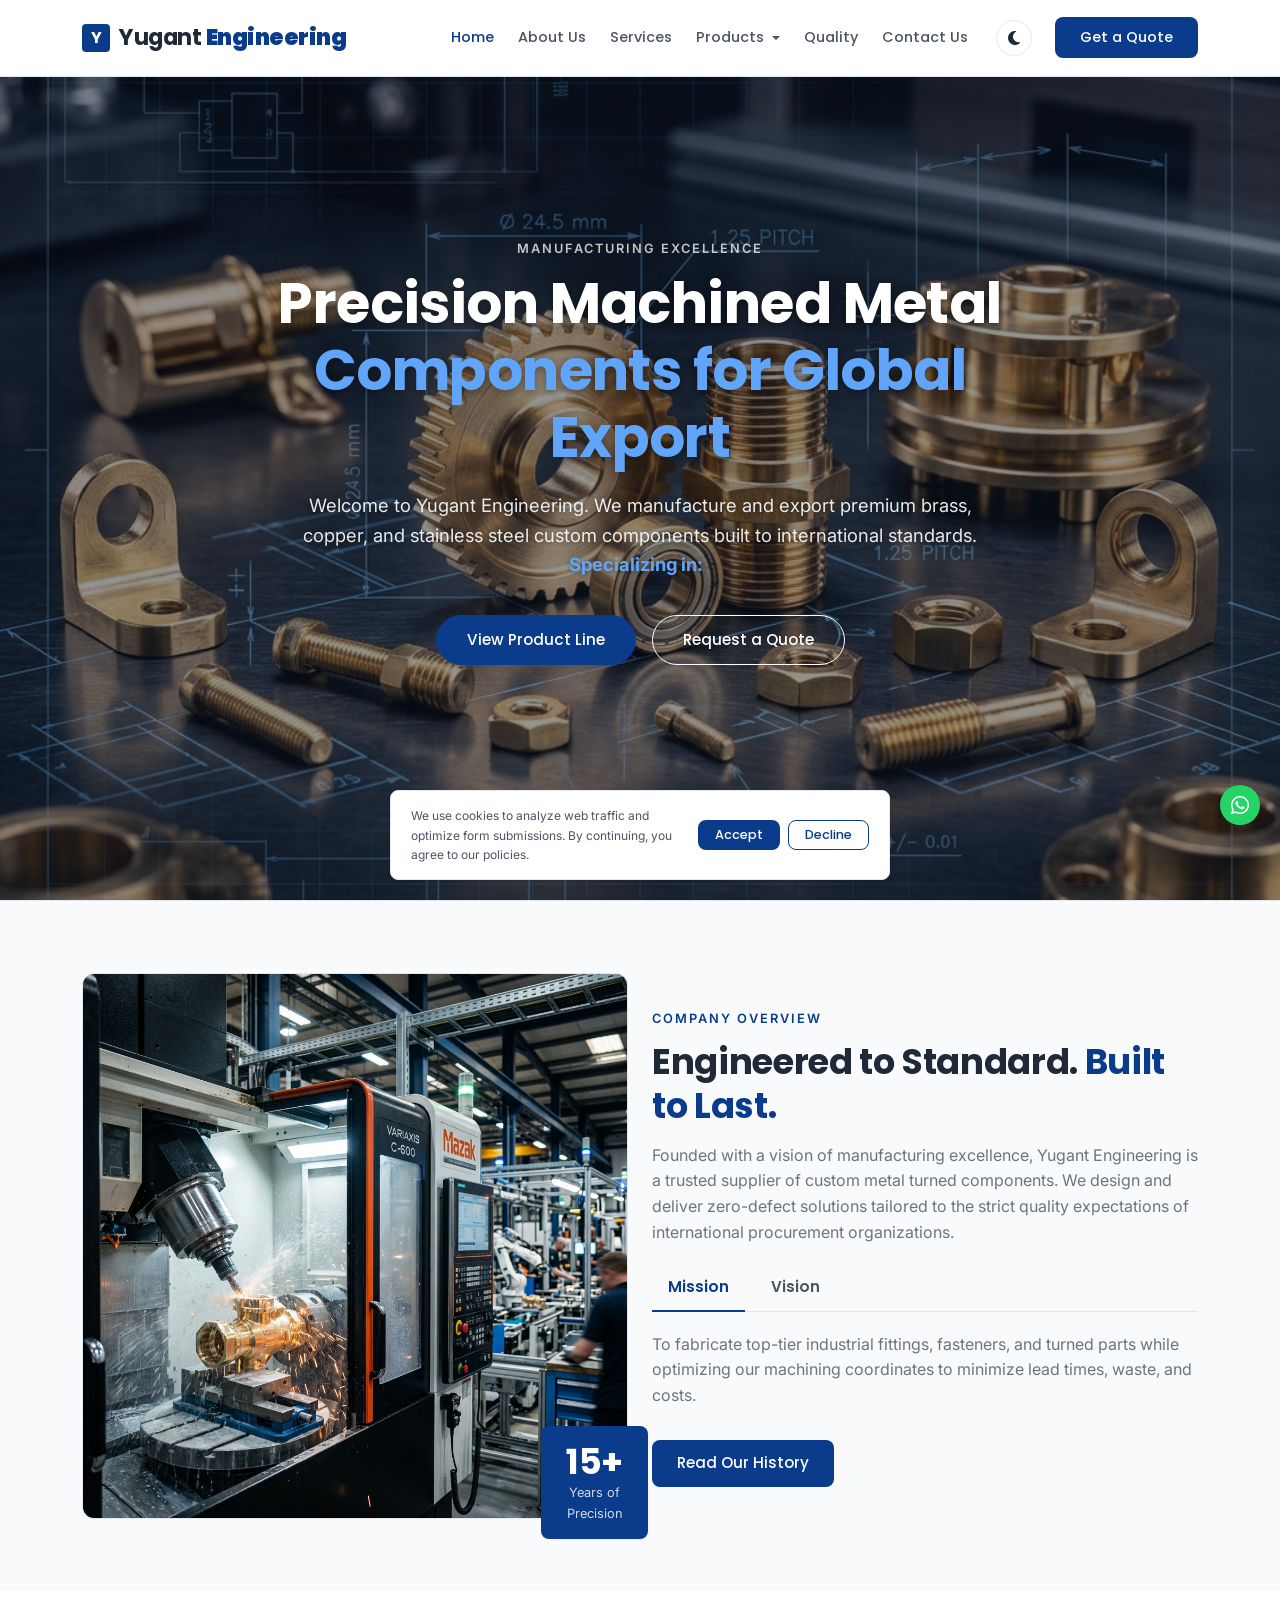
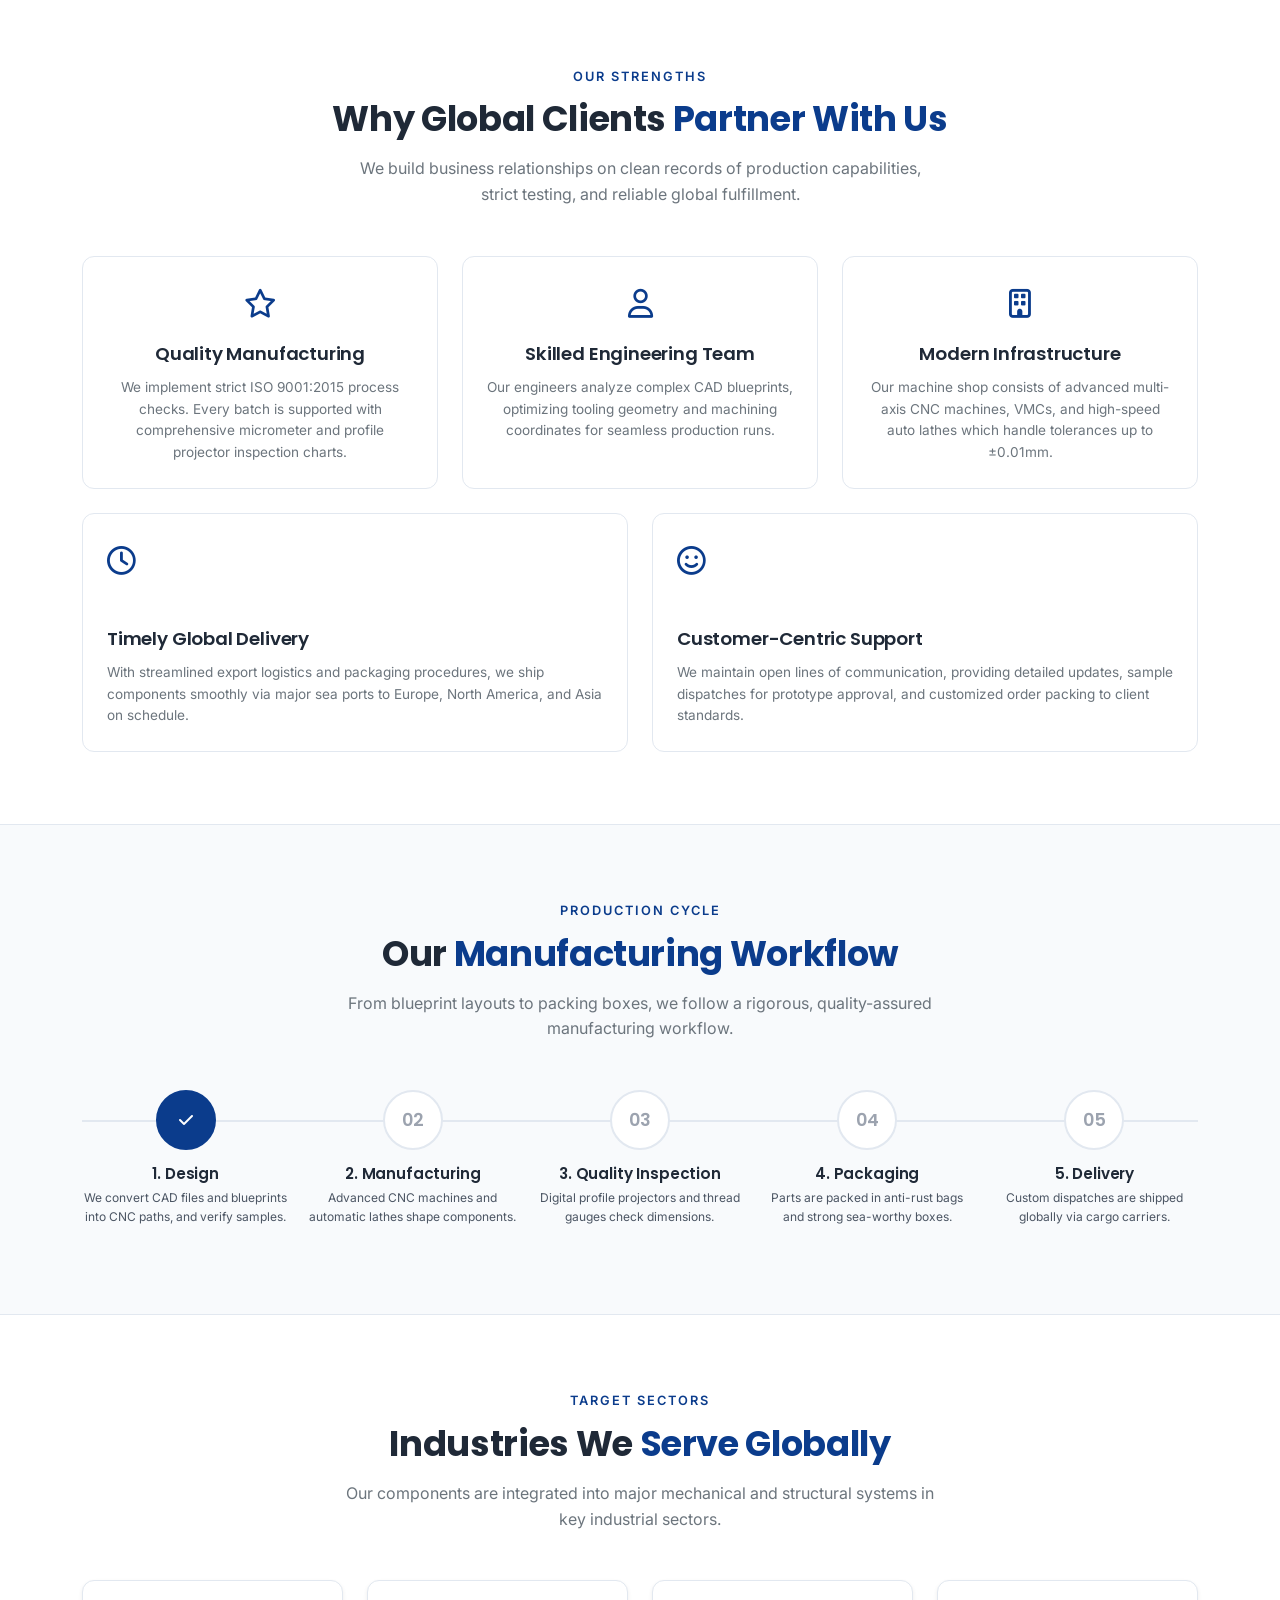
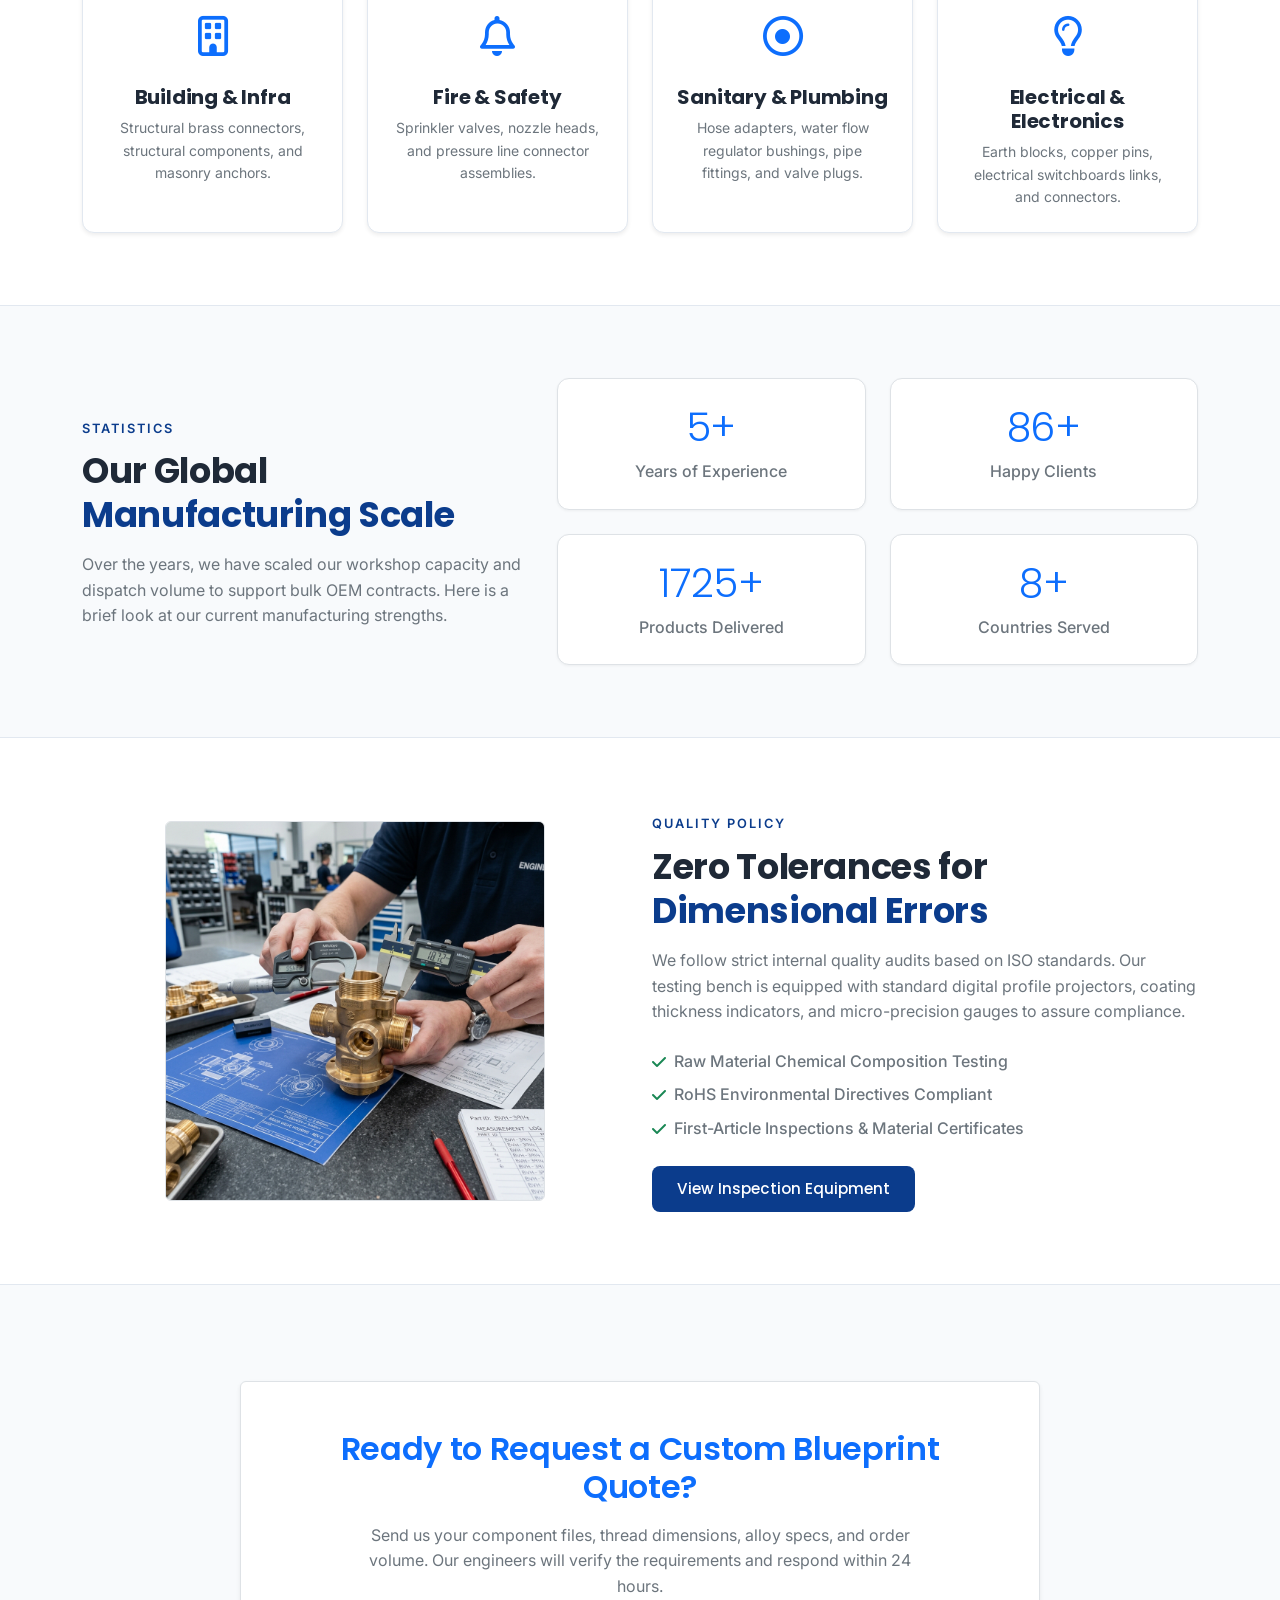
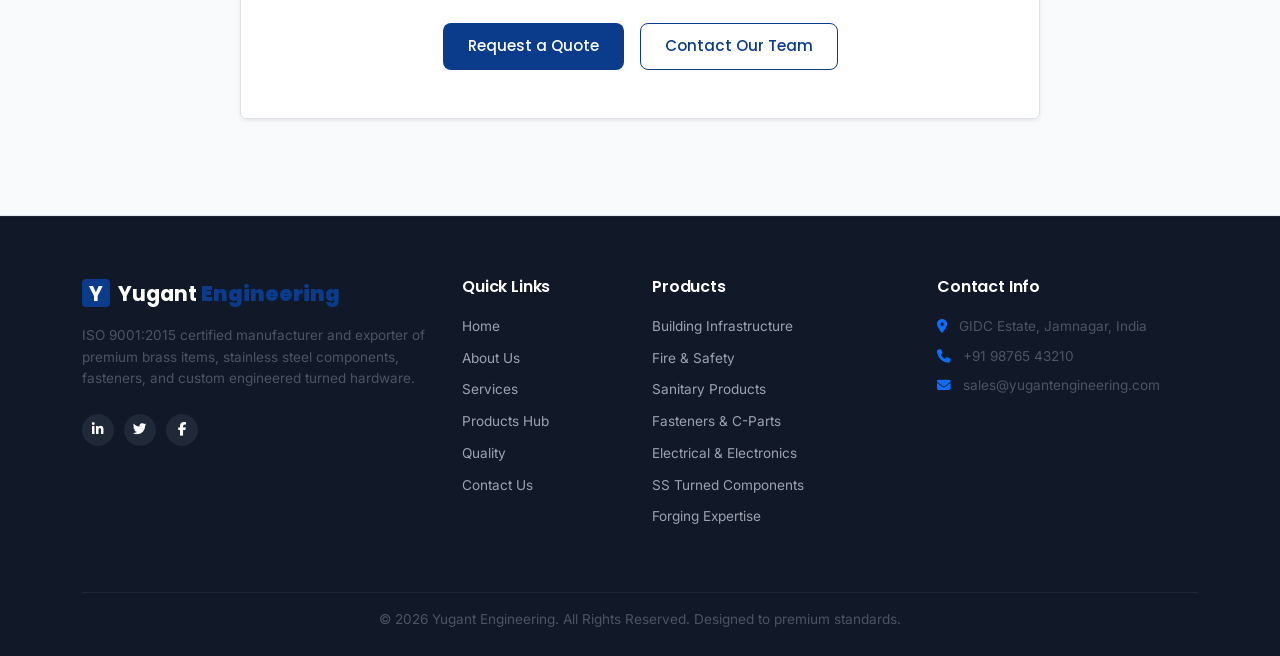
<file: index.html>
<!DOCTYPE html>
<html lang="en" data-theme="light">
<head>
  <meta charset="UTF-8">
  <meta name="viewport" content="width=device-width, initial-scale=1.0">
  <title>Yugant Engineering | Precision Brass & Metal Components</title>
  
  <!-- SEO Meta Tags -->
  <meta name="description" content="Yugant Engineering is a leading manufacturer and global exporter of high-precision brass components, CNC turned parts, fittings, fasteners, and forged metallic hardware.">
  <meta name="keywords" content="brass manufacturing, fasteners, fire safety components, sanitary brass, electrical components, SS turned components, Jamnagar brass">
  
  <!-- Bootstrap 5 CSS CDN -->
  <link href="https://cdn.jsdelivr.net/npm/bootstrap@5.3.0/dist/css/bootstrap.min.css" rel="stylesheet">
  
  <!-- Font Awesome 6 & Bootstrap Icons -->
  <link rel="stylesheet" href="https://cdnjs.cloudflare.com/ajax/libs/font-awesome/6.4.0/css/all.min.css">
  <link rel="stylesheet" href="https://cdn.jsdelivr.net/npm/bootstrap-icons@1.10.5/font/bootstrap-icons.css">
  
  <!-- Custom CSS -->
  <link rel="stylesheet" href="style.css">
</head>
<body>

  <!-- Scroll Progress Indicator -->
  <div id="scroll-progress"></div>

  <!-- Splash Screen Loader -->
  <div id="splash-loader">
    <div class="spinner-box"></div>
    <div class="loader-text">Yugant Engineering</div>
  </div>

  <!-- Sticky Navbar -->
  <nav class="navbar navbar-expand-lg navbar-custom">
    <div class="container">
      <a class="navbar-brand" href="index.html">
        <div class="logo-cube">Y</div>
        <span>Yugant <strong style="color: var(--primary);">Engineering</strong></span>
      </a>
      <button class="navbar-toggler" type="button" data-bs-toggle="collapse" data-bs-target="#navbarNav" aria-controls="navbarNav" aria-expanded="false" aria-label="Toggle navigation" style="border: none; outline: none;">
        <span class="navbar-toggler-icon"></span>
      </button>
      
      <div class="collapse navbar-collapse" id="navbarNav">
        <ul class="navbar-nav ms-auto align-items-lg-center">
          <li class="nav-item">
            <a class="nav-link active" href="index.html">Home</a>
          </li>
          <li class="nav-item">
            <a class="nav-link" href="about.html">About Us</a>
          </li>
          <li class="nav-item">
            <a class="nav-link" href="services.html">Services</a>
          </li>
          
          <!-- Products Dropdown -->
          <li class="nav-item dropdown">
            <a class="nav-link dropdown-toggle" href="products.html" id="productsDropdown" role="button" data-bs-toggle="dropdown" aria-expanded="false">
              Products
            </a>
            <ul class="dropdown-menu" aria-labelledby="productsDropdown">
              <li><a class="dropdown-item" href="product-infrastructure.html">Building Infrastructure</a></li>
              <li><a class="dropdown-item" href="product-firesafety.html">Fire & Safety Components</a></li>
              <li><a class="dropdown-item" href="product-sanitary.html">Sanitary Products</a></li>
              <li><a class="dropdown-item" href="product-fasteners.html">Fasteners & C-Parts</a></li>
              <li><a class="dropdown-item" href="product-electrical.html">Electrical & Electronics</a></li>
              <li><a class="dropdown-item" href="product-ssturned.html">SS Turned Components</a></li>
              <li><a class="dropdown-item" href="product-forging.html">Forging Expertise</a></li>
              <li><hr class="dropdown-divider"></li>
              <li><a class="dropdown-item" href="products.html">All Products Hub</a></li>
            </ul>
          </li>
          
          <li class="nav-item">
            <a class="nav-link" href="quality.html">Quality</a>
          </li>
          <li class="nav-item">
            <a class="nav-link" href="contact.html">Contact Us</a>
          </li>
          
          <!-- Theme Toggle Button -->
          <li class="nav-item ms-lg-3 my-2 my-lg-0">
            <button id="theme-toggle" class="theme-toggle-btn" aria-label="Toggle dark mode">
              <i class="fas fa-moon"></i>
              <i class="fas fa-sun"></i>
            </button>
          </li>
          
          <!-- Navbar CTA -->
          <li class="nav-item ms-lg-2">
            <a href="contact.html" class="btn-premium btn-premium-primary py-2 px-4" style="font-size: 0.9rem;">
              Get a Quote
            </a>
          </li>
        </ul>
      </div>
    </div>
  </nav>

  <!-- ==========================================
       1. HERO BANNER
       ========================================== -->
  <section id="home" class="hero-section">
    <!-- Full-screen zoom background container -->
    <div class="hero-background"></div>
    <div class="hero-overlay"></div>
    <div class="hero-content reveal">
      <span class="section-tag text-white-50" style="color: rgba(255, 255, 255, 0.75) !important;">Manufacturing Excellence</span>
      <h1 class="hero-title animate-fade-in">
        Precision Machined Metal <br>
        <span>Components for Global Export</span>
      </h1>
      <p class="hero-description animate-fade-up">
        Welcome to Yugant Engineering. We manufacture and export premium brass, copper, and stainless steel custom components built to international standards.
        <br><span class="fw-bold" style="color: #60A5FA;">Specializing in: </span><span class="typed-text"></span><span class="cursor">&nbsp;</span>
      </p>
      
      <div class="d-flex justify-content-center flex-wrap gap-3 animate-buttons">
        <a href="products.html" class="btn-premium btn-premium-primary">
          View Product Line
        </a>
        <a href="contact.html" class="btn-premium btn-premium-outline">
          Request a Quote
        </a>
      </div>
    </div>
  </section>

  <!-- ==========================================
       2. ABOUT COMPANY (Short Introduction)
       ========================================== -->
  <section class="about-section py-5" style="border-top: 1px solid var(--border-color); background-color: var(--bg-secondary);">
    <div class="container py-4">
      <div class="row align-items-center">
        <!-- Visual Column -->
        <div class="col-lg-6 mb-5 mb-lg-0 reveal-left">
          <div class="about-img-box">
            <img src="assets/about_factory.png" alt="Engineering manufacturing CNC facility" class="about-img img-fluid">
            <div class="about-experience-badge">
              <h2>15+</h2>
              <p>Years of <br>Precision</p>
            </div>
          </div>
        </div>
        
        <!-- Description Column -->
        <div class="col-lg-6 reveal-right">
          <span class="section-tag">Company Overview</span>
          <h2 class="section-title">Engineered to Standard. <span>Built to Last.</span></h2>
          <p class="text-secondary mb-4">
            Founded with a vision of manufacturing excellence, Yugant Engineering is a trusted supplier of custom metal turned components. We design and deliver zero-defect solutions tailored to the strict quality expectations of international procurement organizations.
          </p>
          
          <!-- Mission & Vision Summary Tabs -->
          <div class="about-tab-nav">
            <button class="about-tab-btn active" data-tab="home-mission">Mission</button>
            <button class="about-tab-btn" data-tab="home-vision">Vision</button>
          </div>
          
          <div class="about-tab-content">
            <div id="home-mission" class="about-tab-pane active">
              <p class="mb-0 text-secondary">
                To fabricate top-tier industrial fittings, fasteners, and turned parts while optimizing our machining coordinates to minimize lead times, waste, and costs.
              </p>
            </div>
            <div id="home-vision" class="about-tab-pane">
              <p class="mb-0 text-secondary">
                To expand our global logistics footprint, keeping Yugant Engineering at the forefront of the precision component exports sector through technical innovation.
              </p>
            </div>
          </div>
          
          <div class="mt-4 pt-2">
            <a href="about.html" class="btn-premium btn-premium-primary">
              Read Our History
            </a>
          </div>
        </div>
      </div>
    </div>
  </section>

  <!-- ==========================================
       3. WHY CHOOSE US
       ========================================== -->
  <section class="why-section py-5">
    <div class="container py-4">
      <div class="text-center mb-5 reveal">
        <span class="section-tag">Our Strengths</span>
        <h2 class="section-title">Why Global Clients <span>Partner With Us</span></h2>
        <p class="text-secondary mx-auto" style="max-width: 600px;">
          We build business relationships on clean records of production capabilities, strict testing, and reliable global fulfillment.
        </p>
      </div>
      
      <div class="row g-4">
        <!-- Feature 1: Quality -->
        <div class="col-md-4 reveal">
          <div class="service-card text-center p-4">
            <div class="service-icon-wrapper mb-3">
              <i class="fa-regular fa-star"></i>
            </div>
            <h4 class="service-title">Quality Manufacturing</h4>
            <p class="service-desc text-secondary mb-0">We implement strict ISO 9001:2015 process checks. Every batch is supported with comprehensive micrometer and profile projector inspection charts.</p>
          </div>
        </div>
        
        <!-- Feature 2: Skilled Team -->
        <div class="col-md-4 reveal" style="transition-delay: 0.1s;">
          <div class="service-card text-center p-4">
            <div class="service-icon-wrapper mb-3">
              <i class="fa-regular fa-user"></i>
            </div>
            <h4 class="service-title">Skilled Engineering Team</h4>
            <p class="service-desc text-secondary mb-0">Our engineers analyze complex CAD blueprints, optimizing tooling geometry and machining coordinates for seamless production runs.</p>
          </div>
        </div>
        
        <!-- Feature 3: Modern Infra -->
        <div class="col-md-4 reveal" style="transition-delay: 0.2s;">
          <div class="service-card text-center p-4">
            <div class="service-icon-wrapper mb-3">
              <i class="fa-regular fa-building"></i>
            </div>
            <h4 class="service-title">Modern Infrastructure</h4>
            <p class="service-desc text-secondary mb-0">Our machine shop consists of advanced multi-axis CNC machines, VMCs, and high-speed auto lathes which handle tolerances up to ±0.01mm.</p>
          </div>
        </div>
        
        <!-- Feature 4: Timely Delivery -->
        <div class="col-md-6 reveal">
          <div class="service-card p-4 d-flex align-items-start gap-4">
            <div class="service-icon-wrapper flex-shrink-0">
              <i class="fa-regular fa-clock"></i>
            </div>
            <div>
              <h4 class="service-title text-start">Timely Global Delivery</h4>
              <p class="service-desc text-secondary mb-0 text-start">With streamlined export logistics and packaging procedures, we ship components smoothly via major sea ports to Europe, North America, and Asia on schedule.</p>
            </div>
          </div>
        </div>
        
        <!-- Feature 5: Customer Satisfaction -->
        <div class="col-md-6 reveal" style="transition-delay: 0.1s;">
          <div class="service-card p-4 d-flex align-items-start gap-4">
            <div class="service-icon-wrapper flex-shrink-0">
              <i class="fa-regular fa-face-smile"></i>
            </div>
            <div>
              <h4 class="service-title text-start">Customer-Centric Support</h4>
              <p class="service-desc text-secondary mb-0 text-start">We maintain open lines of communication, providing detailed updates, sample dispatches for prototype approval, and customized order packing to client standards.</p>
            </div>
          </div>
        </div>
      </div>
    </div>
  </section>

  <!-- ==========================================
       4. OUR MANUFACTURING PROCESS
       ========================================== -->
  <section id="process" class="process-section py-5 bg-light-theme-secondary" style="background-color: var(--bg-secondary); border-top: 1px solid var(--border-color); border-bottom: 1px solid var(--border-color);">
    <div class="container py-4">
      <div class="text-center mb-5 reveal">
        <span class="section-tag">Production Cycle</span>
        <h2 class="section-title">Our <span>Manufacturing Workflow</span></h2>
        <p class="text-secondary mx-auto" style="max-width: 600px;">
          From blueprint layouts to packing boxes, we follow a rigorous, quality-assured manufacturing workflow.
        </p>
      </div>
      
      <div class="timeline-container">
        <!-- Connecting Line -->
        <div class="timeline-line">
          <div class="timeline-line-progress"></div>
        </div>
        
        <div class="timeline-grid" style="grid-template-columns: repeat(5, 1fr);">
          <!-- Step 1: Design -->
          <div class="timeline-step">
            <div class="timeline-node">
              <span>01</span>
              <i class="fas fa-check"></i>
            </div>
            <h5>1. Design</h5>
            <p>We convert CAD files and blueprints into CNC paths, and verify samples.</p>
          </div>
          
          <!-- Step 2: Manufacturing -->
          <div class="timeline-step">
            <div class="timeline-node">
              <span>02</span>
              <i class="fas fa-check"></i>
            </div>
            <h5>2. Manufacturing</h5>
            <p>Advanced CNC machines and automatic lathes shape components.</p>
          </div>
          
          <!-- Step 3: Quality Inspection -->
          <div class="timeline-step">
            <div class="timeline-node">
              <span>03</span>
              <i class="fas fa-check"></i>
            </div>
            <h5>3. Quality Inspection</h5>
            <p>Digital profile projectors and thread gauges check dimensions.</p>
          </div>
          
          <!-- Step 4: Packaging -->
          <div class="timeline-step">
            <div class="timeline-node">
              <span>04</span>
              <i class="fas fa-check"></i>
            </div>
            <h5>4. Packaging</h5>
            <p>Parts are packed in anti-rust bags and strong sea-worthy boxes.</p>
          </div>
          
          <!-- Step 5: Delivery -->
          <div class="timeline-step">
            <div class="timeline-node">
              <span>05</span>
              <i class="fas fa-check"></i>
            </div>
            <h5>5. Delivery</h5>
            <p>Custom dispatches are shipped globally via cargo carriers.</p>
          </div>
        </div>
      </div>
    </div>
  </section>

  <!-- ==========================================
       5. INDUSTRIES SERVED
       ========================================== -->
  <section class="py-5">
    <div class="container py-4">
      <div class="text-center mb-5 reveal">
        <span class="section-tag">Target Sectors</span>
        <h2 class="section-title">Industries We <span>Serve Globally</span></h2>
        <p class="text-secondary mx-auto" style="max-width: 600px;">
          Our components are integrated into major mechanical and structural systems in key industrial sectors.
        </p>
      </div>
      
      <div class="row g-4">
        <!-- Industry 1 -->
        <div class="col-lg-3 col-sm-6 reveal">
          <div class="glass-panel text-center p-4 h-100 hover-lift shadow-sm">
            <div class="fs-1 text-primary mb-3"><i class="fa-regular fa-building"></i></div>
            <h5 class="fw-bold">Building & Infra</h5>
            <p class="text-secondary small mb-0">Structural brass connectors, structural components, and masonry anchors.</p>
          </div>
        </div>
        
        <!-- Industry 2 -->
        <div class="col-lg-3 col-sm-6 reveal" style="transition-delay: 0.1s;">
          <div class="glass-panel text-center p-4 h-100 hover-lift shadow-sm">
            <div class="fs-1 text-primary mb-3"><i class="fa-regular fa-bell"></i></div>
            <h5 class="fw-bold">Fire & Safety</h5>
            <p class="text-secondary small mb-0">Sprinkler valves, nozzle heads, and pressure line connector assemblies.</p>
          </div>
        </div>
        
        <!-- Industry 3 -->
        <div class="col-lg-3 col-sm-6 reveal" style="transition-delay: 0.2s;">
          <div class="glass-panel text-center p-4 h-100 hover-lift shadow-sm">
            <div class="fs-1 text-primary mb-3"><i class="fa-regular fa-circle-dot"></i></div>
            <h5 class="fw-bold">Sanitary & Plumbing</h5>
            <p class="text-secondary small mb-0">Hose adapters, water flow regulator bushings, pipe fittings, and valve plugs.</p>
          </div>
        </div>
        
        <!-- Industry 4 -->
        <div class="col-lg-3 col-sm-6 reveal" style="transition-delay: 0.3s;">
          <div class="glass-panel text-center p-4 h-100 hover-lift shadow-sm">
            <div class="fs-1 text-primary mb-3"><i class="fa-regular fa-lightbulb"></i></div>
            <h5 class="fw-bold">Electrical & Electronics</h5>
            <p class="text-secondary small mb-0">Earth blocks, copper pins, electrical switchboards links, and connectors.</p>
          </div>
        </div>
      </div>
    </div>
  </section>

  <!-- ==========================================
       6. COMPANY STRENGTH / STATISTICS
       ========================================== -->
  <section class="py-5" style="background-color: var(--bg-secondary); border-top: 1px solid var(--border-color); border-bottom: 1px solid var(--border-color);">
    <div class="container py-4">
      <div class="row align-items-center">
        <!-- Stats Text -->
        <div class="col-lg-5 mb-4 mb-lg-0 reveal-left">
          <span class="section-tag">Statistics</span>
          <h2 class="section-title">Our Global <span>Manufacturing Scale</span></h2>
          <p class="text-secondary mb-0">
            Over the years, we have scaled our workshop capacity and dispatch volume to support bulk OEM contracts. Here is a brief look at our current manufacturing strengths.
          </p>
        </div>
        
        <!-- Stats Grid -->
        <div class="col-lg-7 reveal-right">
          <div class="row g-4">
            <!-- Stat 1 -->
            <div class="col-sm-6">
              <div class="glass-panel p-4 text-center border">
                <h3 class="fw-extrabold text-primary display-6"><span class="counter-val" data-target="15">0</span>+</h3>
                <p class="text-secondary m-0 fw-medium">Years of Experience</p>
              </div>
            </div>
            
            <!-- Stat 2 -->
            <div class="col-sm-6">
              <div class="glass-panel p-4 text-center border">
                <h3 class="fw-extrabold text-primary display-6"><span class="counter-val" data-target="250">0</span>+</h3>
                <p class="text-secondary m-0 fw-medium">Happy Clients</p>
              </div>
            </div>
            
            <!-- Stat 3 -->
            <div class="col-sm-6">
              <div class="glass-panel p-4 text-center border">
                <h3 class="fw-extrabold text-primary display-6"><span class="counter-val" data-target="5000">0</span>+</h3>
                <p class="text-secondary m-0 fw-medium">Products Delivered</p>
              </div>
            </div>
            
            <!-- Stat 4 -->
            <div class="col-sm-6">
              <div class="glass-panel p-4 text-center border">
                <h3 class="fw-extrabold text-primary display-6"><span class="counter-val" data-target="25">0</span>+</h3>
                <p class="text-secondary m-0 fw-medium">Countries Served</p>
              </div>
            </div>
          </div>
        </div>
      </div>
    </div>
  </section>

  <!-- ==========================================
       7. QUALITY COMMITMENT
       ========================================== -->
  <section class="py-5">
    <div class="container py-4">
      <div class="row align-items-center">
        <!-- Visual Column -->
        <div class="col-lg-6 mb-5 mb-lg-0 reveal-left text-center">
          <img src="assets/why_choose_us.png" alt="Dimensional Quality Control Bench" class="img-fluid border rounded" style="max-height: 380px;">
        </div>
        
        <!-- Info Column -->
        <div class="col-lg-6 reveal-right">
          <span class="section-tag">Quality Policy</span>
          <h2 class="section-title">Zero Tolerances for <span>Dimensional Errors</span></h2>
          <p class="text-secondary mb-4">
            We follow strict internal quality audits based on ISO standards. Our testing bench is equipped with standard digital profile projectors, coating thickness indicators, and micro-precision gauges to assure compliance.
          </p>
          
          <ul class="list-unstyled mb-4">
            <li class="d-flex align-items-center gap-2 mb-2">
              <i class="fas fa-check text-success"></i>
              <span class="fw-medium text-secondary">Raw Material Chemical Composition Testing</span>
            </li>
            <li class="d-flex align-items-center gap-2 mb-2">
              <i class="fas fa-check text-success"></i>
              <span class="fw-medium text-secondary">RoHS Environmental Directives Compliant</span>
            </li>
            <li class="d-flex align-items-center gap-2 mb-2">
              <i class="fas fa-check text-success"></i>
              <span class="fw-medium text-secondary">First-Article Inspections & Material Certificates</span>
            </li>
          </ul>
          
          <a href="quality.html" class="btn-premium btn-premium-primary">
            View Inspection Equipment
          </a>
        </div>
      </div>
    </div>
  </section>

  <!-- ==========================================
       8. CONTACT CTA SECTION
       ========================================== -->
  <section class="py-5 text-center bg-light-theme-secondary" style="background-color: var(--bg-secondary); border-top: 1px solid var(--border-color); border-bottom: 1px solid var(--border-color);">
    <div class="container py-5 reveal-zoom">
      <div class="p-5 border mx-auto bg-white rounded shadow-sm" style="max-width: 800px;">
        <h2 class="fw-extrabold text-primary mb-3">Ready to Request a Custom Blueprint Quote?</h2>
        <p class="text-secondary mb-4 mx-auto" style="max-width: 550px;">
          Send us your component files, thread dimensions, alloy specs, and order volume. Our engineers will verify the requirements and respond within 24 hours.
        </p>
        <div class="d-flex justify-content-center flex-wrap gap-3">
          <a href="contact.html" class="btn-premium btn-premium-primary">Request a Quote</a>
          <a href="contact.html#contact-form" class="btn-premium btn-premium-outline">Contact Our Team</a>
        </div>
      </div>
    </div>
  </section>

  <!-- ==========================================
       9. CLEAN FOOTER
       ========================================== -->
  <footer class="footer-section">
    <div class="container">
      <div class="row g-4">
        
        <!-- Company Column -->
        <div class="col-lg-4 col-md-6">
          <div class="footer-logo">
            <div class="logo-cube">Y</div>
            <span>Yugant <strong style="color: var(--primary);">Engineering</strong></span>
          </div>
          <p class="mb-4 text-light-gray">
            ISO 9001:2015 certified manufacturer and exporter of premium brass items, stainless steel components, fasteners, and custom engineered turned hardware.
          </p>
          <div class="footer-socials">
            <a href="#" class="footer-social-btn" aria-label="Follow us on LinkedIn"><i class="fab fa-linkedin-in"></i></a>
            <a href="#" class="footer-social-btn" aria-label="Follow us on Twitter"><i class="fab fa-twitter"></i></a>
            <a href="#" class="footer-social-btn" aria-label="Follow us on Facebook"><i class="fab fa-facebook-f"></i></a>
          </div>
        </div>
        
        <!-- Quick Links -->
        <div class="col-lg-2 col-md-6">
          <h4 class="text-white">Quick Links</h4>
          <ul class="footer-links list-unstyled">
            <li><a href="index.html">Home</a></li>
            <li><a href="about.html">About Us</a></li>
            <li><a href="services.html">Services</a></li>
            <li><a href="products.html">Products Hub</a></li>
            <li><a href="quality.html">Quality</a></li>
            <li><a href="contact.html">Contact Us</a></li>
          </ul>
        </div>
        
        <!-- Products Links -->
        <div class="col-lg-3 col-md-6">
          <h4 class="text-white">Products</h4>
          <ul class="footer-links list-unstyled">
            <li><a href="product-infrastructure.html">Building Infrastructure</a></li>
            <li><a href="product-firesafety.html">Fire & Safety</a></li>
            <li><a href="product-sanitary.html">Sanitary Products</a></li>
            <li><a href="product-fasteners.html">Fasteners & C-Parts</a></li>
            <li><a href="product-electrical.html">Electrical & Electronics</a></li>
            <li><a href="product-ssturned.html">SS Turned Components</a></li>
            <li><a href="product-forging.html">Forging Expertise</a></li>
          </ul>
        </div>
        
        <!-- Contact Information -->
        <div class="col-lg-3 col-md-6">
          <h4 class="text-white">Contact Info</h4>
          <p class="mb-2"><i class="fas fa-location-dot me-2 text-primary"></i> GIDC Estate, Jamnagar, India</p>
          <p class="mb-2"><i class="fas fa-phone me-2 text-primary"></i> +91 98765 43210</p>
          <p class="mb-2"><i class="fas fa-envelope me-2 text-primary"></i> sales@yugantengineering.com</p>
        </div>
      </div>
      
      <!-- Copyright -->
      <div class="footer-bottom text-center mt-5 pt-3" style="border-top: 1px solid #1F2937;">
        <p class="m-0 text-light-gray" style="font-size: 0.85rem;">
          &copy; 2026 Yugant Engineering. All Rights Reserved. Designed to premium standards.
        </p>
      </div>
    </div>
  </footer>

  <!-- Extra UI elements -->
  <button id="back-to-top" title="Go to top" aria-label="Back to top">
    <i class="fas fa-chevron-up"></i>
  </button>

  <a href="https://wa.me/919876543210?text=Hello%20Yugant%20Engineering%2C%20I%27m%20interested%20in%20custom%20brass%20manufacturing%20services." class="whatsapp-float" target="_blank" rel="noopener" aria-label="Chat on WhatsApp" title="Chat on WhatsApp">
    <i class="fab fa-whatsapp"></i>
  </a>

  <!-- Cookie Banner -->
  <div id="cookie-banner" class="cookie-banner">
    <div class="cookie-banner-content">
      <p class="m-0 small">
        We use cookies to analyze web traffic and optimize form submissions. By continuing, you agree to our policies.
      </p>
      <div class="d-flex gap-2">
        <button id="accept-cookies" class="btn-premium btn-premium-primary py-1 px-3" style="font-size: 0.8rem;">Accept</button>
        <button id="decline-cookies" class="btn-premium btn-premium-outline py-1 px-3" style="font-size: 0.8rem;">Decline</button>
      </div>
    </div>
  </div>

  <!-- Bootstrap 5 Bundle JS CDN -->
  <script src="https://cdn.jsdelivr.net/npm/bootstrap@5.3.0/dist/js/bootstrap.bundle.min.js"></script>
  
  <!-- Custom JS -->
  <script src="script.js"></script>
</body>
</html>
</file>
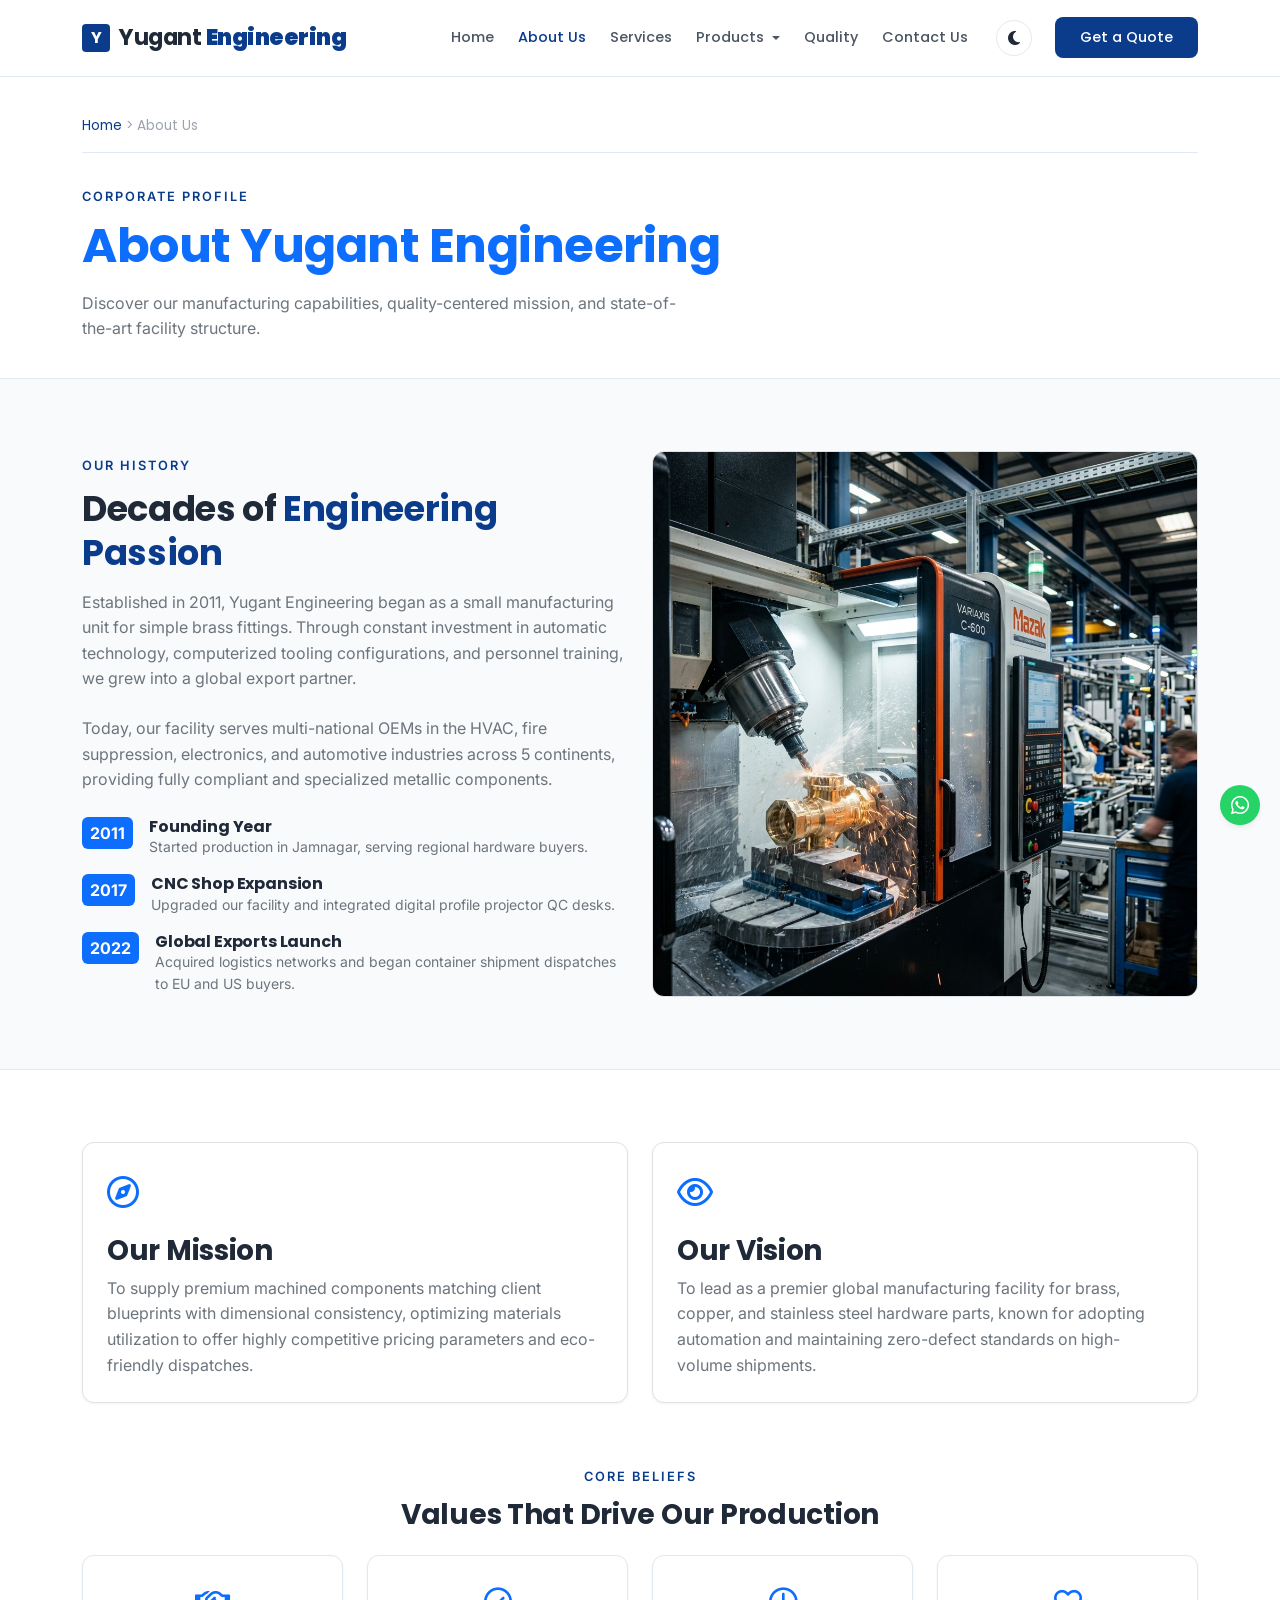
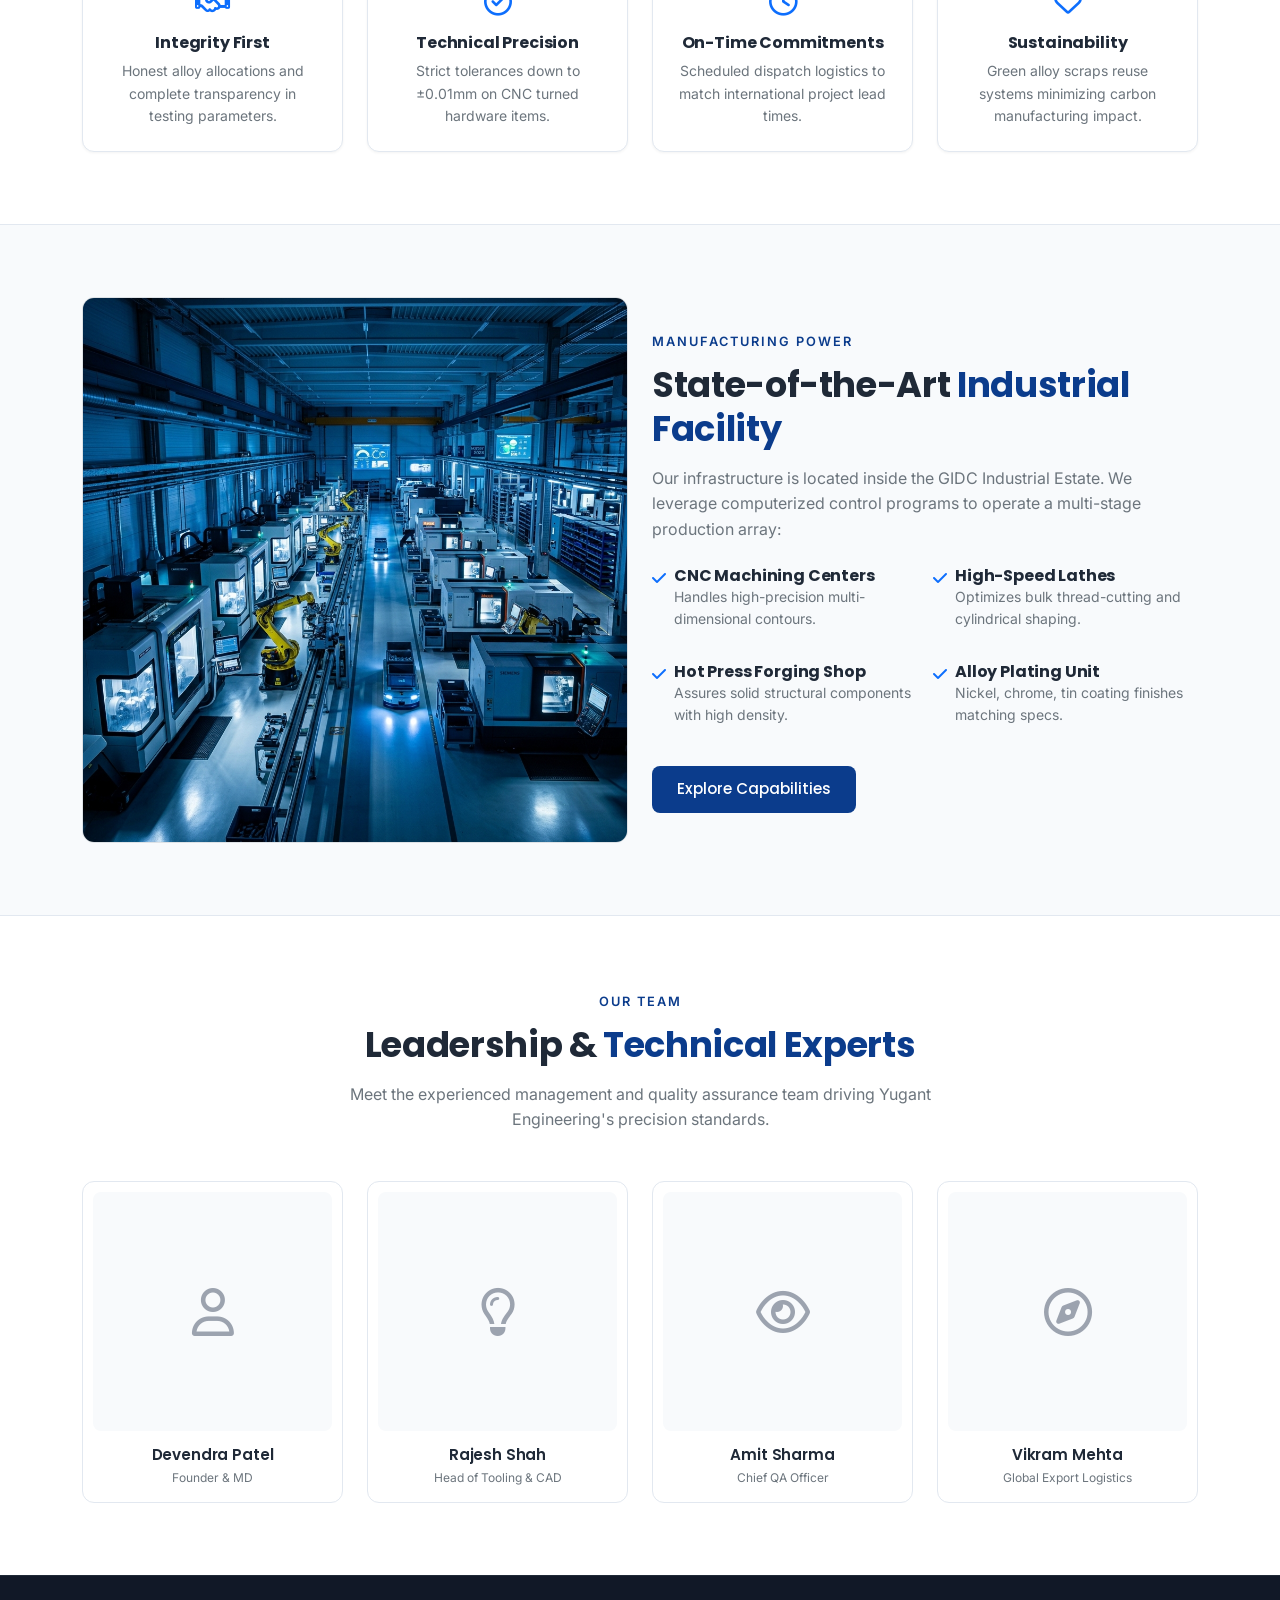
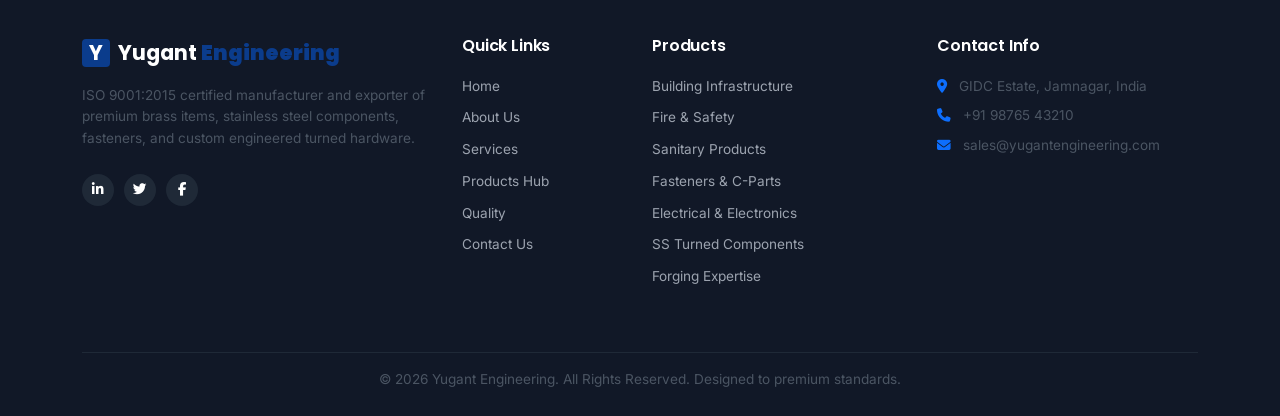
<file: about.html>
<!DOCTYPE html>
<html lang="en" data-theme="light">
<head>
  <meta charset="UTF-8">
  <meta name="viewport" content="width=device-width, initial-scale=1.0">
  <title>About Us | Yugant Engineering</title>
  
  <!-- Bootstrap 5 CSS CDN -->
  <link href="https://cdn.jsdelivr.net/npm/bootstrap@5.3.0/dist/css/bootstrap.min.css" rel="stylesheet">
  
  <!-- Font Awesome 6 & Bootstrap Icons -->
  <link rel="stylesheet" href="https://cdnjs.cloudflare.com/ajax/libs/font-awesome/6.4.0/css/all.min.css">
  <link rel="stylesheet" href="https://cdn.jsdelivr.net/npm/bootstrap-icons@1.10.5/font/bootstrap-icons.css">
  
  <!-- Custom CSS -->
  <link rel="stylesheet" href="style.css">
</head>
<body>

  <!-- Scroll Progress Indicator -->
  <div id="scroll-progress"></div>

  <!-- Splash Screen Loader -->
  <div id="splash-loader">
    <div class="spinner-box"></div>
    <div class="loader-text">Yugant Engineering</div>
  </div>

  <!-- Sticky Navbar -->
  <nav class="navbar navbar-expand-lg navbar-custom">
    <div class="container">
      <a class="navbar-brand" href="index.html">
        <div class="logo-cube">Y</div>
        <span>Yugant <strong style="color: var(--primary);">Engineering</strong></span>
      </a>
      <button class="navbar-toggler" type="button" data-bs-toggle="collapse" data-bs-target="#navbarNav" aria-controls="navbarNav" aria-expanded="false" aria-label="Toggle navigation" style="border: none; outline: none;">
        <span class="navbar-toggler-icon"></span>
      </button>
      
      <div class="collapse navbar-collapse" id="navbarNav">
        <ul class="navbar-nav ms-auto align-items-lg-center">
          <li class="nav-item">
            <a class="nav-link" href="index.html">Home</a>
          </li>
          <li class="nav-item">
            <a class="nav-link active" href="about.html">About Us</a>
          </li>
          <li class="nav-item">
            <a class="nav-link" href="services.html">Services</a>
          </li>
          
          <!-- Products Dropdown -->
          <li class="nav-item dropdown">
            <a class="nav-link dropdown-toggle" href="products.html" id="productsDropdown" role="button" data-bs-toggle="dropdown" aria-expanded="false">
              Products
            </a>
            <ul class="dropdown-menu" aria-labelledby="productsDropdown">
              <li><a class="dropdown-item" href="product-infrastructure.html">Building Infrastructure</a></li>
              <li><a class="dropdown-item" href="product-firesafety.html">Fire & Safety Components</a></li>
              <li><a class="dropdown-item" href="product-sanitary.html">Sanitary Products</a></li>
              <li><a class="dropdown-item" href="product-fasteners.html">Fasteners & C-Parts</a></li>
              <li><a class="dropdown-item" href="product-electrical.html">Electrical & Electronics</a></li>
              <li><a class="dropdown-item" href="product-ssturned.html">SS Turned Components</a></li>
              <li><a class="dropdown-item" href="product-forging.html">Forging Expertise</a></li>
              <li><hr class="dropdown-divider"></li>
              <li><a class="dropdown-item" href="products.html">All Products Hub</a></li>
            </ul>
          </li>
          
          <li class="nav-item">
            <a class="nav-link" href="quality.html">Quality</a>
          </li>
          <li class="nav-item">
            <a class="nav-link" href="contact.html">Contact Us</a>
          </li>
          
          <!-- Theme Toggle Button -->
          <li class="nav-item ms-lg-3 my-2 my-lg-0">
            <button id="theme-toggle" class="theme-toggle-btn" aria-label="Toggle dark mode">
              <i class="fas fa-moon"></i>
              <i class="fas fa-sun"></i>
            </button>
          </li>
          
          <!-- Navbar CTA -->
          <li class="nav-item ms-lg-2">
            <a href="contact.html" class="btn-premium btn-premium-primary py-2 px-4" style="font-size: 0.9rem;">
              Get a Quote
            </a>
          </li>
        </ul>
      </div>
    </div>
  </nav>

  <!-- ==========================================
       PAGE HEADER & BREADCRUMBS
       ========================================== -->
  <section class="py-5" style="padding-top: 100px !important; padding-bottom: 20px !important;">
    <div class="container reveal">
      <div class="breadcrumb-nav">
        <a href="index.html">Home</a> &gt; <span class="active">About Us</span>
      </div>
      <span class="section-tag">Corporate Profile</span>
      <h1 class="display-5 fw-bold text-primary mb-3">About Yugant Engineering</h1>
      <p class="text-secondary" style="max-width: 600px;">
        Discover our manufacturing capabilities, quality-centered mission, and state-of-the-art facility structure.
      </p>
    </div>
  </section>

  <!-- ==========================================
       COMPANY HISTORY
       ========================================== -->
  <section class="py-5 bg-light-theme-secondary" style="background-color: var(--bg-secondary); border-top: 1px solid var(--border-color); border-bottom: 1px solid var(--border-color);">
    <div class="container py-4">
      <div class="row align-items-center">
        <!-- Text Details -->
        <div class="col-lg-6 mb-5 mb-lg-0 reveal-left">
          <span class="section-tag">Our History</span>
          <h2 class="section-title">Decades of <span>Engineering Passion</span></h2>
          <p class="text-secondary mb-4">
            Established in 2011, Yugant Engineering began as a small manufacturing unit for simple brass fittings. Through constant investment in automatic technology, computerized tooling configurations, and personnel training, we grew into a global export partner.
          </p>
          <p class="text-secondary mb-4">
            Today, our facility serves multi-national OEMs in the HVAC, fire suppression, electronics, and automotive industries across 5 continents, providing fully compliant and specialized metallic components.
          </p>
          
          <!-- Key milestones -->
          <div class="d-flex flex-column gap-3">
            <div class="d-flex align-items-start gap-3">
              <span class="badge bg-primary fs-6 p-2 rounded">2011</span>
              <div>
                <h6 class="fw-bold m-0">Founding Year</h6>
                <p class="text-secondary small mb-0">Started production in Jamnagar, serving regional hardware buyers.</p>
              </div>
            </div>
            <div class="d-flex align-items-start gap-3">
              <span class="badge bg-primary fs-6 p-2 rounded">2017</span>
              <div>
                <h6 class="fw-bold m-0">CNC Shop Expansion</h6>
                <p class="text-secondary small mb-0">Upgraded our facility and integrated digital profile projector QC desks.</p>
              </div>
            </div>
            <div class="d-flex align-items-start gap-3">
              <span class="badge bg-primary fs-6 p-2 rounded">2022</span>
              <div>
                <h6 class="fw-bold m-0">Global Exports Launch</h6>
                <p class="text-secondary small mb-0">Acquired logistics networks and began container shipment dispatches to EU and US buyers.</p>
              </div>
            </div>
          </div>
        </div>
        
        <!-- Graphic Panel -->
        <div class="col-lg-6 reveal-right text-center">
          <img src="assets/about_factory.png" alt="Engineering manufacturing heritage" class="about-img img-fluid border">
        </div>
      </div>
    </div>
  </section>

  <!-- ==========================================
       MISSION, VISION & CORE VALUES
       ========================================== -->
  <section class="py-5">
    <div class="container py-4">
      <div class="row g-4">
        <!-- Mission Card -->
        <div class="col-lg-6 reveal">
          <div class="glass-panel p-4 border h-100">
            <div class="fs-2 text-primary mb-3"><i class="fa-regular fa-compass"></i></div>
            <h3 class="fw-bold">Our Mission</h3>
            <p class="text-secondary mb-0">
              To supply premium machined components matching client blueprints with dimensional consistency, optimizing materials utilization to offer highly competitive pricing parameters and eco-friendly dispatches.
            </p>
          </div>
        </div>
        
        <!-- Vision Card -->
        <div class="col-lg-6 reveal" style="transition-delay: 0.1s;">
          <div class="glass-panel p-4 border h-100">
            <div class="fs-2 text-primary mb-3"><i class="fa-regular fa-eye"></i></div>
            <h3 class="fw-bold">Our Vision</h3>
            <p class="text-secondary mb-0">
              To lead as a premier global manufacturing facility for brass, copper, and stainless steel hardware parts, known for adopting automation and maintaining zero-defect standards on high-volume shipments.
            </p>
          </div>
        </div>
      </div>
      
      <!-- Core Values -->
      <div class="text-center mt-5 mb-4 reveal">
        <span class="section-tag mt-3">Core Beliefs</span>
        <h3 class="fw-bold">Values That Drive Our Production</h3>
      </div>
      
      <div class="row g-4">
        <div class="col-md-3 col-sm-6 reveal">
          <div class="glass-panel text-center p-4 h-100">
            <div class="fs-3 text-primary mb-2"><i class="fa-regular fa-handshake"></i></div>
            <h6 class="fw-bold">Integrity First</h6>
            <p class="text-secondary small mb-0">Honest alloy allocations and complete transparency in testing parameters.</p>
          </div>
        </div>
        
        <div class="col-md-3 col-sm-6 reveal" style="transition-delay: 0.1s;">
          <div class="glass-panel text-center p-4 h-100">
            <div class="fs-3 text-primary mb-2"><i class="fa-regular fa-circle-check"></i></div>
            <h6 class="fw-bold">Technical Precision</h6>
            <p class="text-secondary small mb-0">Strict tolerances down to ±0.01mm on CNC turned hardware items.</p>
          </div>
        </div>
        
        <div class="col-md-3 col-sm-6 reveal" style="transition-delay: 0.2s;">
          <div class="glass-panel text-center p-4 h-100">
            <div class="fs-3 text-primary mb-2"><i class="fa-regular fa-clock"></i></div>
            <h6 class="fw-bold">On-Time Commitments</h6>
            <p class="text-secondary small mb-0">Scheduled dispatch logistics to match international project lead times.</p>
          </div>
        </div>
        
        <div class="col-md-3 col-sm-6 reveal" style="transition-delay: 0.3s;">
          <div class="glass-panel text-center p-4 h-100">
            <div class="fs-3 text-primary mb-2"><i class="fa-regular fa-heart"></i></div>
            <h6 class="fw-bold">Sustainability</h6>
            <p class="text-secondary small mb-0">Green alloy scraps reuse systems minimizing carbon manufacturing impact.</p>
          </div>
        </div>
      </div>
    </div>
  </section>

  <!-- ==========================================
       INFRASTRUCTURE & CAPABILITIES
       ========================================== -->
  <section class="py-5 bg-light-theme-secondary" style="background-color: var(--bg-secondary); border-top: 1px solid var(--border-color); border-bottom: 1px solid var(--border-color);">
    <div class="container py-4">
      <div class="row align-items-center">
        <!-- Image layout -->
        <div class="col-lg-6 mb-5 mb-lg-0 reveal-left text-center">
          <img src="assets/infrastructure.png" alt="Yugant Facility Infrastructure" class="about-img img-fluid border">
        </div>
        
        <!-- Capabilities Details -->
        <div class="col-lg-6 reveal-right">
          <span class="section-tag">Manufacturing Power</span>
          <h2 class="section-title">State-of-the-Art <span>Industrial Facility</span></h2>
          <p class="text-secondary mb-4">
            Our infrastructure is located inside the GIDC Industrial Estate. We leverage computerized control programs to operate a multi-stage production array:
          </p>
          
          <div class="row g-3 mb-4">
            <div class="col-sm-6 d-flex align-items-start gap-2">
              <i class="fas fa-check text-primary mt-1"></i>
              <div>
                <h6 class="fw-bold m-0">CNC Machining Centers</h6>
                <p class="text-secondary small">Handles high-precision multi-dimensional contours.</p>
              </div>
            </div>
            <div class="col-sm-6 d-flex align-items-start gap-2">
              <i class="fas fa-check text-primary mt-1"></i>
              <div>
                <h6 class="fw-bold m-0">High-Speed Lathes</h6>
                <p class="text-secondary small">Optimizes bulk thread-cutting and cylindrical shaping.</p>
              </div>
            </div>
            <div class="col-sm-6 d-flex align-items-start gap-2">
              <i class="fas fa-check text-primary mt-1"></i>
              <div>
                <h6 class="fw-bold m-0">Hot Press Forging Shop</h6>
                <p class="text-secondary small">Assures solid structural components with high density.</p>
              </div>
            </div>
            <div class="col-sm-6 d-flex align-items-start gap-2">
              <i class="fas fa-check text-primary mt-1"></i>
              <div>
                <h6 class="fw-bold m-0">Alloy Plating Unit</h6>
                <p class="text-secondary small">Nickel, chrome, tin coating finishes matching specs.</p>
              </div>
            </div>
          </div>
          
          <a href="services.html" class="btn-premium btn-premium-primary">
            Explore Capabilities
          </a>
        </div>
      </div>
    </div>
  </section>

  <!-- ==========================================
       TEAM PROFILE SECTION
       ========================================== -->
  <section class="py-5">
    <div class="container py-4">
      <div class="text-center mb-5 reveal">
        <span class="section-tag">Our Team</span>
        <h2 class="section-title">Leadership & <span>Technical Experts</span></h2>
        <p class="text-secondary mx-auto" style="max-width: 600px;">
          Meet the experienced management and quality assurance team driving Yugant Engineering's precision standards.
        </p>
      </div>
      
      <div class="row g-4">
        <!-- Team 1 -->
        <div class="col-lg-3 col-md-6 reveal">
          <div class="team-card text-center">
            <div class="team-img-box">
              <i class="fa-regular fa-user"></i>
            </div>
            <div class="team-info">
              <h5>Devendra Patel</h5>
              <p class="text-secondary">Founder & MD</p>
            </div>
          </div>
        </div>
        
        <!-- Team 2 -->
        <div class="col-lg-3 col-md-6 reveal" style="transition-delay: 0.1s;">
          <div class="team-card text-center">
            <div class="team-img-box">
              <i class="fa-regular fa-lightbulb"></i>
            </div>
            <div class="team-info">
              <h5>Rajesh Shah</h5>
              <p class="text-secondary">Head of Tooling & CAD</p>
            </div>
          </div>
        </div>
        
        <!-- Team 3 -->
        <div class="col-lg-3 col-md-6 reveal" style="transition-delay: 0.2s;">
          <div class="team-card text-center">
            <div class="team-img-box">
              <i class="fa-regular fa-eye"></i>
            </div>
            <div class="team-info">
              <h5>Amit Sharma</h5>
              <p class="text-secondary">Chief QA Officer</p>
            </div>
          </div>
        </div>
        
        <!-- Team 4 -->
        <div class="col-lg-3 col-md-6 reveal" style="transition-delay: 0.3s;">
          <div class="team-card text-center">
            <div class="team-img-box">
              <i class="fa-regular fa-compass"></i>
            </div>
            <div class="team-info">
              <h5>Vikram Mehta</h5>
              <p class="text-secondary">Global Export Logistics</p>
            </div>
          </div>
        </div>
      </div>
    </div>
  </section>

  <!-- ==========================================
       CLEAN FOOTER
       ========================================== -->
  <footer class="footer-section">
    <div class="container">
      <div class="row g-4">
        
        <!-- Company column -->
        <div class="col-lg-4 col-md-6">
          <div class="footer-logo">
            <div class="logo-cube">Y</div>
            <span>Yugant <strong style="color: var(--primary);">Engineering</strong></span>
          </div>
          <p class="mb-4 text-light-gray">
            ISO 9001:2015 certified manufacturer and exporter of premium brass items, stainless steel components, fasteners, and custom engineered turned hardware.
          </p>
          <div class="footer-socials">
            <a href="#" class="footer-social-btn" aria-label="Follow us on LinkedIn"><i class="fab fa-linkedin-in"></i></a>
            <a href="#" class="footer-social-btn" aria-label="Follow us on Twitter"><i class="fab fa-twitter"></i></a>
            <a href="#" class="footer-social-btn" aria-label="Follow us on Facebook"><i class="fab fa-facebook-f"></i></a>
          </div>
        </div>
        
        <!-- Quick Links -->
        <div class="col-lg-2 col-md-6">
          <h4 class="text-white">Quick Links</h4>
          <ul class="footer-links list-unstyled">
            <li><a href="index.html">Home</a></li>
            <li><a href="about.html">About Us</a></li>
            <li><a href="services.html">Services</a></li>
            <li><a href="products.html">Products Hub</a></li>
            <li><a href="quality.html">Quality</a></li>
            <li><a href="contact.html">Contact Us</a></li>
          </ul>
        </div>
        
        <!-- Products Links -->
        <div class="col-lg-3 col-md-6">
          <h4 class="text-white">Products</h4>
          <ul class="footer-links list-unstyled">
            <li><a href="product-infrastructure.html">Building Infrastructure</a></li>
            <li><a href="product-firesafety.html">Fire & Safety</a></li>
            <li><a href="product-sanitary.html">Sanitary Products</a></li>
            <li><a href="product-fasteners.html">Fasteners & C-Parts</a></li>
            <li><a href="product-electrical.html">Electrical & Electronics</a></li>
            <li><a href="product-ssturned.html">SS Turned Components</a></li>
            <li><a href="product-forging.html">Forging Expertise</a></li>
          </ul>
        </div>
        
        <!-- Contact Information -->
        <div class="col-lg-3 col-md-6">
          <h4 class="text-white">Contact Info</h4>
          <p class="mb-2"><i class="fas fa-location-dot me-2 text-primary"></i> GIDC Estate, Jamnagar, India</p>
          <p class="mb-2"><i class="fas fa-phone me-2 text-primary"></i> +91 98765 43210</p>
          <p class="mb-2"><i class="fas fa-envelope me-2 text-primary"></i> sales@yugantengineering.com</p>
        </div>
      </div>
      
      <!-- Copyright -->
      <div class="footer-bottom text-center mt-5 pt-3" style="border-top: 1px solid #1F2937;">
        <p class="m-0 text-light-gray" style="font-size: 0.85rem;">
          &copy; 2026 Yugant Engineering. All Rights Reserved. Designed to premium standards.
        </p>
      </div>
    </div>
  </footer>

  <!-- Extra UI elements -->
  <button id="back-to-top" title="Go to top" aria-label="Back to top">
    <i class="fas fa-chevron-up"></i>
  </button>

  <a href="https://wa.me/919876543210?text=Hello%20Yugant%20Engineering%2C%20I%27m%20interested%20in%20custom%20brass%20manufacturing%20services." class="whatsapp-float" target="_blank" rel="noopener" aria-label="Chat on WhatsApp" title="Chat on WhatsApp">
    <i class="fab fa-whatsapp"></i>
  </a>

  <!-- Bootstrap 5 Bundle JS CDN -->
  <script src="https://cdn.jsdelivr.net/npm/bootstrap@5.3.0/dist/js/bootstrap.bundle.min.js"></script>
  
  <!-- Custom JS -->
  <script src="script.js"></script>
</body>
</html>
</file>
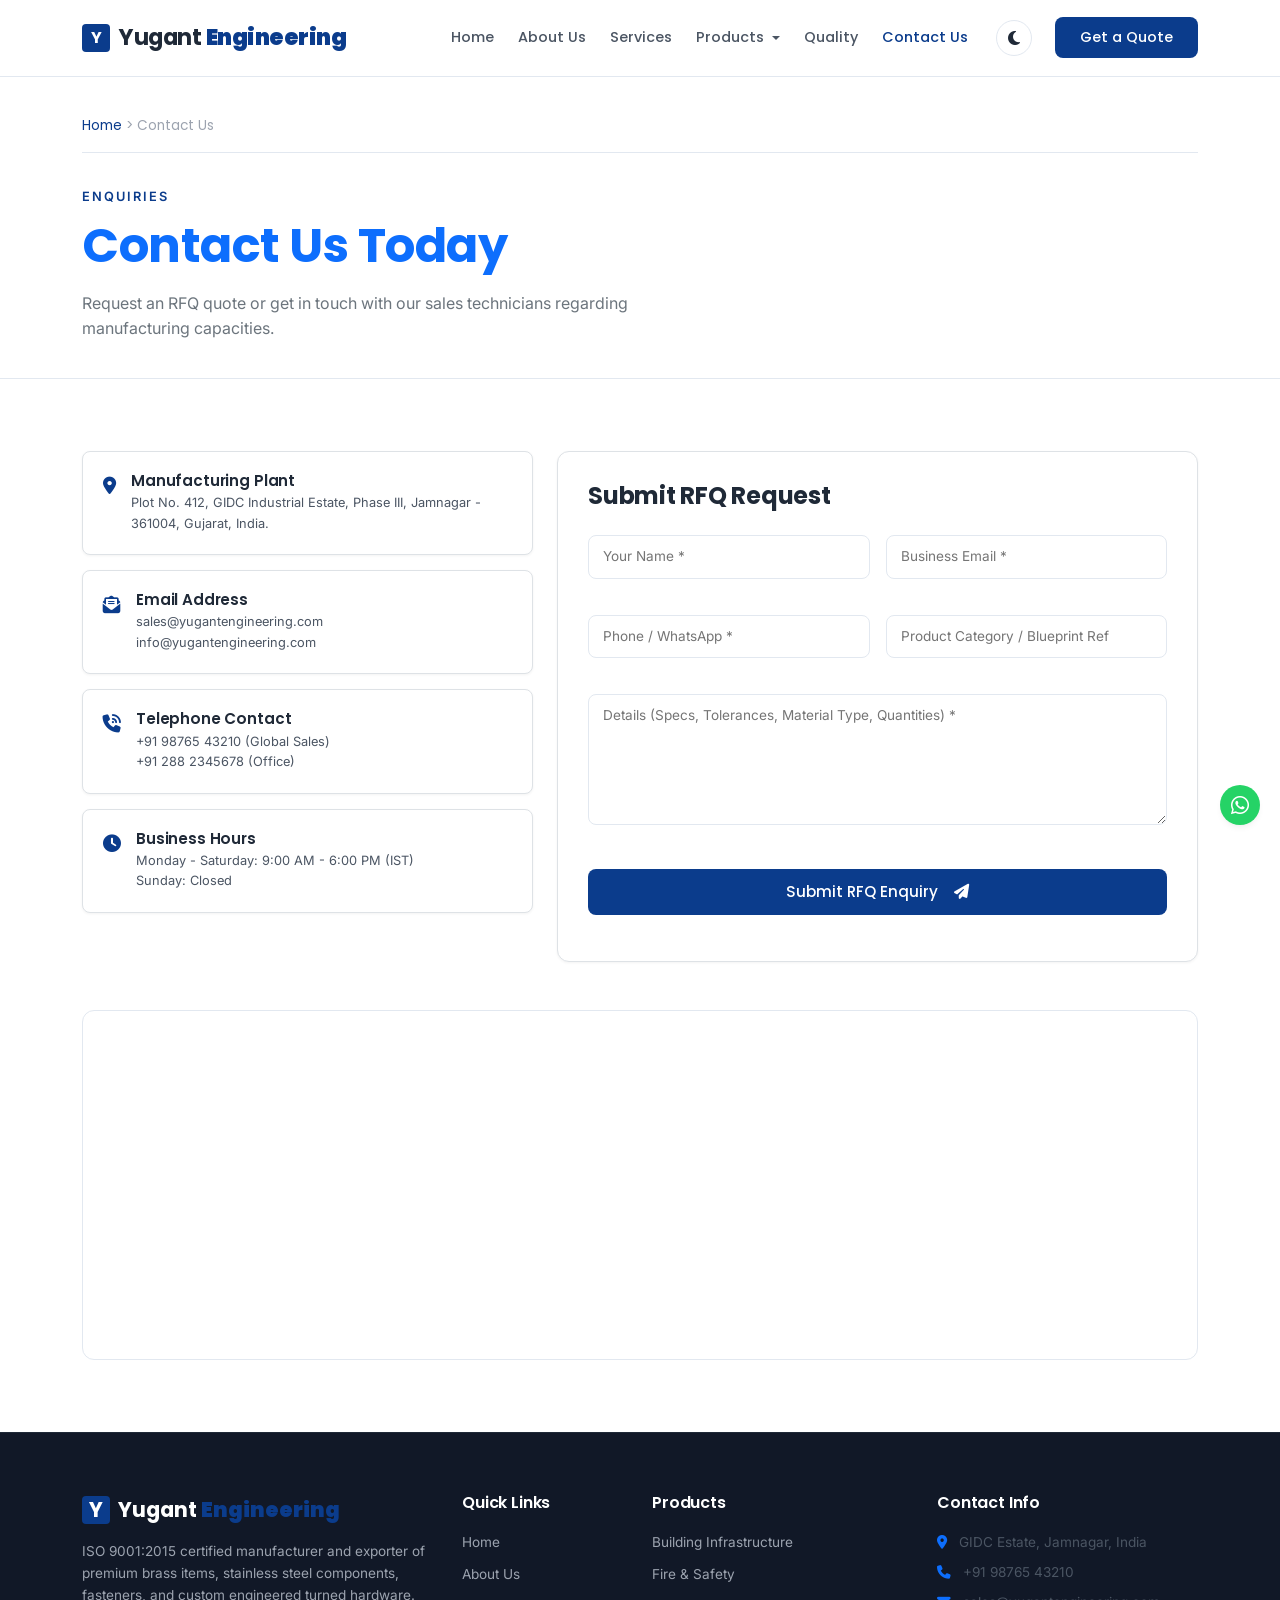
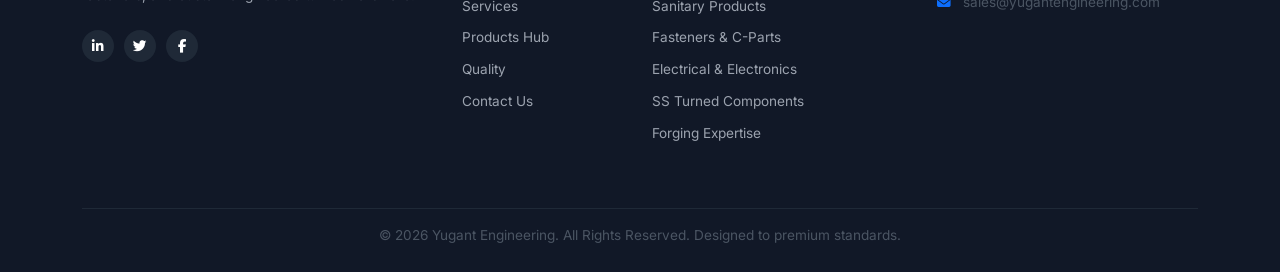
<file: contact.html>
<!DOCTYPE html>
<html lang="en" data-theme="light">
<head>
  <meta charset="UTF-8">
  <meta name="viewport" content="width=device-width, initial-scale=1.0">
  <title>Contact Us | Yugant Engineering</title>
  
  <!-- Bootstrap 5 CSS CDN -->
  <link href="https://cdn.jsdelivr.net/npm/bootstrap@5.3.0/dist/css/bootstrap.min.css" rel="stylesheet">
  
  <!-- Font Awesome 6 & Bootstrap Icons -->
  <link rel="stylesheet" href="https://cdnjs.cloudflare.com/ajax/libs/font-awesome/6.4.0/css/all.min.css">
  <link rel="stylesheet" href="https://cdn.jsdelivr.net/npm/bootstrap-icons@1.10.5/font/bootstrap-icons.css">
  
  <!-- Custom CSS -->
  <link rel="stylesheet" href="style.css">
</head>
<body>

  <!-- Scroll Progress Indicator -->
  <div id="scroll-progress"></div>

  <!-- Splash Screen Loader -->
  <div id="splash-loader">
    <div class="spinner-box"></div>
    <div class="loader-text">Yugant Engineering</div>
  </div>

  <!-- Sticky Navbar -->
  <nav class="navbar navbar-expand-lg navbar-custom">
    <div class="container">
      <a class="navbar-brand" href="index.html">
        <div class="logo-cube">Y</div>
        <span>Yugant <strong style="color: var(--primary);">Engineering</strong></span>
      </a>
      <button class="navbar-toggler" type="button" data-bs-toggle="collapse" data-bs-target="#navbarNav" aria-controls="navbarNav" aria-expanded="false" aria-label="Toggle navigation" style="border: none; outline: none;">
        <span class="navbar-toggler-icon"></span>
      </button>
      
      <div class="collapse navbar-collapse" id="navbarNav">
        <ul class="navbar-nav ms-auto align-items-lg-center">
          <li class="nav-item">
            <a class="nav-link" href="index.html">Home</a>
          </li>
          <li class="nav-item">
            <a class="nav-link" href="about.html">About Us</a>
          </li>
          <li class="nav-item">
            <a class="nav-link" href="services.html">Services</a>
          </li>
          
          <!-- Products Dropdown -->
          <li class="nav-item dropdown">
            <a class="nav-link dropdown-toggle" href="products.html" id="productsDropdown" role="button" data-bs-toggle="dropdown" aria-expanded="false">
              Products
            </a>
            <ul class="dropdown-menu" aria-labelledby="productsDropdown">
              <li><a class="dropdown-item" href="product-infrastructure.html">Building Infrastructure</a></li>
              <li><a class="dropdown-item" href="product-firesafety.html">Fire & Safety Components</a></li>
              <li><a class="dropdown-item" href="product-sanitary.html">Sanitary Products</a></li>
              <li><a class="dropdown-item" href="product-fasteners.html">Fasteners & C-Parts</a></li>
              <li><a class="dropdown-item" href="product-electrical.html">Electrical & Electronics</a></li>
              <li><a class="dropdown-item" href="product-ssturned.html">SS Turned Components</a></li>
              <li><a class="dropdown-item" href="product-forging.html">Forging Expertise</a></li>
              <li><hr class="dropdown-divider"></li>
              <li><a class="dropdown-item" href="products.html">All Products Hub</a></li>
            </ul>
          </li>
          
          <li class="nav-item">
            <a class="nav-link" href="quality.html">Quality</a>
          </li>
          <li class="nav-item">
            <a class="nav-link active" href="contact.html">Contact Us</a>
          </li>
          
          <!-- Theme Toggle Button -->
          <li class="nav-item ms-lg-3 my-2 my-lg-0">
            <button id="theme-toggle" class="theme-toggle-btn" aria-label="Toggle dark mode">
              <i class="fas fa-moon"></i>
              <i class="fas fa-sun"></i>
            </button>
          </li>
          
          <!-- Navbar CTA -->
          <li class="nav-item ms-lg-2">
            <a href="contact.html" class="btn-premium btn-premium-primary py-2 px-4" style="font-size: 0.9rem;">
              Get a Quote
            </a>
          </li>
        </ul>
      </div>
    </div>
  </nav>

  <!-- ==========================================
       PAGE HEADER & BREADCRUMBS
       ========================================== -->
  <section class="py-5" style="padding-top: 100px !important; padding-bottom: 20px !important;">
    <div class="container reveal">
      <div class="breadcrumb-nav">
        <a href="index.html">Home</a> &gt; <span class="active">Contact Us</span>
      </div>
      <span class="section-tag">Enquiries</span>
      <h1 class="display-5 fw-bold text-primary mb-3">Contact Us Today</h1>
      <p class="text-secondary" style="max-width: 600px;">
        Request an RFQ quote or get in touch with our sales technicians regarding manufacturing capacities.
      </p>
    </div>
  </section>

  <!-- ==========================================
       CONTACT INFRASTRUCTURE & RFQ FORM
       ========================================== -->
  <section class="py-5" style="border-top: 1px solid var(--border-color);">
    <div class="container py-4">
      <div class="row g-4">
        
        <!-- Details Column -->
        <div class="col-lg-5 reveal-left">
          <!-- Address Card -->
          <div class="contact-info-card glass-panel border">
            <div class="contact-info-icon"><i class="fas fa-location-dot"></i></div>
            <div class="contact-info-text">
              <h5>Manufacturing Plant</h5>
              <p>Plot No. 412, GIDC Industrial Estate, Phase III, Jamnagar - 361004, Gujarat, India.</p>
            </div>
          </div>
          
          <!-- Email Card -->
          <div class="contact-info-card glass-panel border">
            <div class="contact-info-icon"><i class="fas fa-envelope-open-text"></i></div>
            <div class="contact-info-text">
              <h5>Email Address</h5>
              <p>sales@yugantengineering.com<br>info@yugantengineering.com</p>
            </div>
          </div>
          
          <!-- Phone Card -->
          <div class="contact-info-card glass-panel border">
            <div class="contact-info-icon"><i class="fas fa-phone-volume"></i></div>
            <div class="contact-info-text">
              <h5>Telephone Contact</h5>
              <p>+91 98765 43210 (Global Sales)<br>+91 288 2345678 (Office)</p>
            </div>
          </div>

          <!-- Business Hours -->
          <div class="contact-info-card glass-panel border">
            <div class="contact-info-icon"><i class="fas fa-clock"></i></div>
            <div class="contact-info-text">
              <h5>Business Hours</h5>
              <p>Monday - Saturday: 9:00 AM - 6:00 PM (IST)<br>Sunday: Closed</p>
            </div>
          </div>
        </div>
        
        <!-- Form Column -->
        <div class="col-lg-7 reveal-right">
          <div class="contact-form-panel glass-panel border">
            <h4 class="fw-bold mb-4">Submit RFQ Request</h4>
            <form id="contact-form">
              <div class="row g-3">
                <div class="col-md-6 form-group-custom">
                  <input type="text" class="form-control-custom" id="contact-name" placeholder="Your Name *" required>
                </div>
                <div class="col-md-6 form-group-custom">
                  <input type="email" class="form-control-custom" id="contact-email" placeholder="Business Email *" required>
                </div>
                <div class="col-md-6 form-group-custom">
                  <input type="tel" class="form-control-custom" id="contact-phone" placeholder="Phone / WhatsApp *" required>
                </div>
                <div class="col-md-6 form-group-custom">
                  <input type="text" class="form-control-custom" id="contact-subject" placeholder="Product Category / Blueprint Ref">
                </div>
                <div class="col-12 form-group-custom">
                  <textarea class="form-control-custom" id="contact-message" rows="5" placeholder="Details (Specs, Tolerances, Material Type, Quantities) *" required></textarea>
                </div>
                <div class="col-12 text-end">
                  <button type="submit" class="btn-premium btn-premium-primary w-100 justify-content-center">
                    Submit RFQ Enquiry <i class="fas fa-paper-plane ms-2"></i>
                  </button>
                </div>
              </div>
            </form>
            
            <div id="contact-form-status" class="mt-3"></div>
          </div>
        </div>
      </div>
      
      <!-- Google Map Frame -->
      <div class="map-container reveal mt-5">
        <iframe 
          src="https://www.google.com/maps/embed?pb=!1m18!1m12!1m3!1d14732.146522513478!2d70.04639908713437!3d22.474640103730594!2m3!1f0!2f0!3f0!3m2!1i1024!2i768!4f13.1!3m3!1m2!1s0x395715560b777a49%3A0xd680afc36de69d7a!2sGIDC%20Phase%203%2C%20Jamnagar%2C%20Gujarat%20361004!5e0!3m2!1sen!2sin!4v1687256192834!5m2!1sen!2sin" 
          width="100%" 
          height="100%" 
          style="border:0;" 
          allowfullscreen="" 
          loading="lazy" 
          referrerpolicy="no-referrer-when-downgrade"
          title="Yugant Engineering Manufacturing Location Map">
        </iframe>
      </div>
    </div>
  </section>

  <!-- ==========================================
       CLEAN FOOTER
       ========================================== -->
  <footer class="footer-section">
    <div class="container">
      <div class="row g-4">
        
        <!-- Company column -->
        <div class="col-lg-4 col-md-6">
          <div class="footer-logo">
            <div class="logo-cube">Y</div>
            <span>Yugant <strong style="color: var(--primary);">Engineering</strong></span>
          </div>
          <p class="mb-4 text-light-gray" style="color: #9CA3AF;">
            ISO 9001:2015 certified manufacturer and exporter of premium brass items, stainless steel components, fasteners, and custom engineered turned hardware.
          </p>
          <div class="footer-socials">
            <a href="#" class="footer-social-btn" aria-label="Follow us on LinkedIn"><i class="fab fa-linkedin-in"></i></a>
            <a href="#" class="footer-social-btn" aria-label="Follow us on Twitter"><i class="fab fa-twitter"></i></a>
            <a href="#" class="footer-social-btn" aria-label="Follow us on Facebook"><i class="fab fa-facebook-f"></i></a>
          </div>
        </div>
        
        <!-- Quick Links -->
        <div class="col-lg-2 col-md-6">
          <h4 class="text-white">Quick Links</h4>
          <ul class="footer-links list-unstyled">
            <li><a href="index.html">Home</a></li>
            <li><a href="about.html">About Us</a></li>
            <li><a href="services.html">Services</a></li>
            <li><a href="products.html">Products Hub</a></li>
            <li><a href="quality.html">Quality</a></li>
            <li><a href="contact.html">Contact Us</a></li>
          </ul>
        </div>
        
        <!-- Products Links -->
        <div class="col-lg-3 col-md-6">
          <h4 class="text-white">Products</h4>
          <ul class="footer-links list-unstyled">
            <li><a href="product-infrastructure.html">Building Infrastructure</a></li>
            <li><a href="product-firesafety.html">Fire & Safety</a></li>
            <li><a href="product-sanitary.html">Sanitary Products</a></li>
            <li><a href="product-fasteners.html">Fasteners & C-Parts</a></li>
            <li><a href="product-electrical.html">Electrical & Electronics</a></li>
            <li><a href="product-ssturned.html">SS Turned Components</a></li>
            <li><a href="product-forging.html">Forging Expertise</a></li>
          </ul>
        </div>
        
        <!-- Contact Information -->
        <div class="col-lg-3 col-md-6">
          <h4 class="text-white">Contact Info</h4>
          <p class="mb-2"><i class="fas fa-location-dot me-2 text-primary"></i> GIDC Estate, Jamnagar, India</p>
          <p class="mb-2"><i class="fas fa-phone me-2 text-primary"></i> +91 98765 43210</p>
          <p class="mb-2"><i class="fas fa-envelope me-2 text-primary"></i> sales@yugantengineering.com</p>
        </div>
      </div>
      
      <!-- Copyright -->
      <div class="footer-bottom text-center mt-5 pt-3" style="border-top: 1px solid #1F2937;">
        <p class="m-0 text-light-gray" style="font-size: 0.85rem;">
          &copy; 2026 Yugant Engineering. All Rights Reserved. Designed to premium standards.
        </p>
      </div>
    </div>
  </footer>

  <!-- Extra UI elements -->
  <button id="back-to-top" title="Go to top" aria-label="Back to top">
    <i class="fas fa-chevron-up"></i>
  </button>

  <a href="https://wa.me/919876543210?text=Hello%20Yugant%20Engineering%2C%20I%27m%20interested%20in%20custom%20brass%20manufacturing%20services." class="whatsapp-float" target="_blank" rel="noopener" aria-label="Chat on WhatsApp" title="Chat on WhatsApp">
    <i class="fab fa-whatsapp"></i>
  </a>

  <!-- Bootstrap 5 Bundle JS CDN -->
  <script src="https://cdn.jsdelivr.net/npm/bootstrap@5.3.0/dist/js/bootstrap.bundle.min.js"></script>
  
  <!-- Custom JS -->
  <script src="script.js"></script>
</body>
</html>
</file>
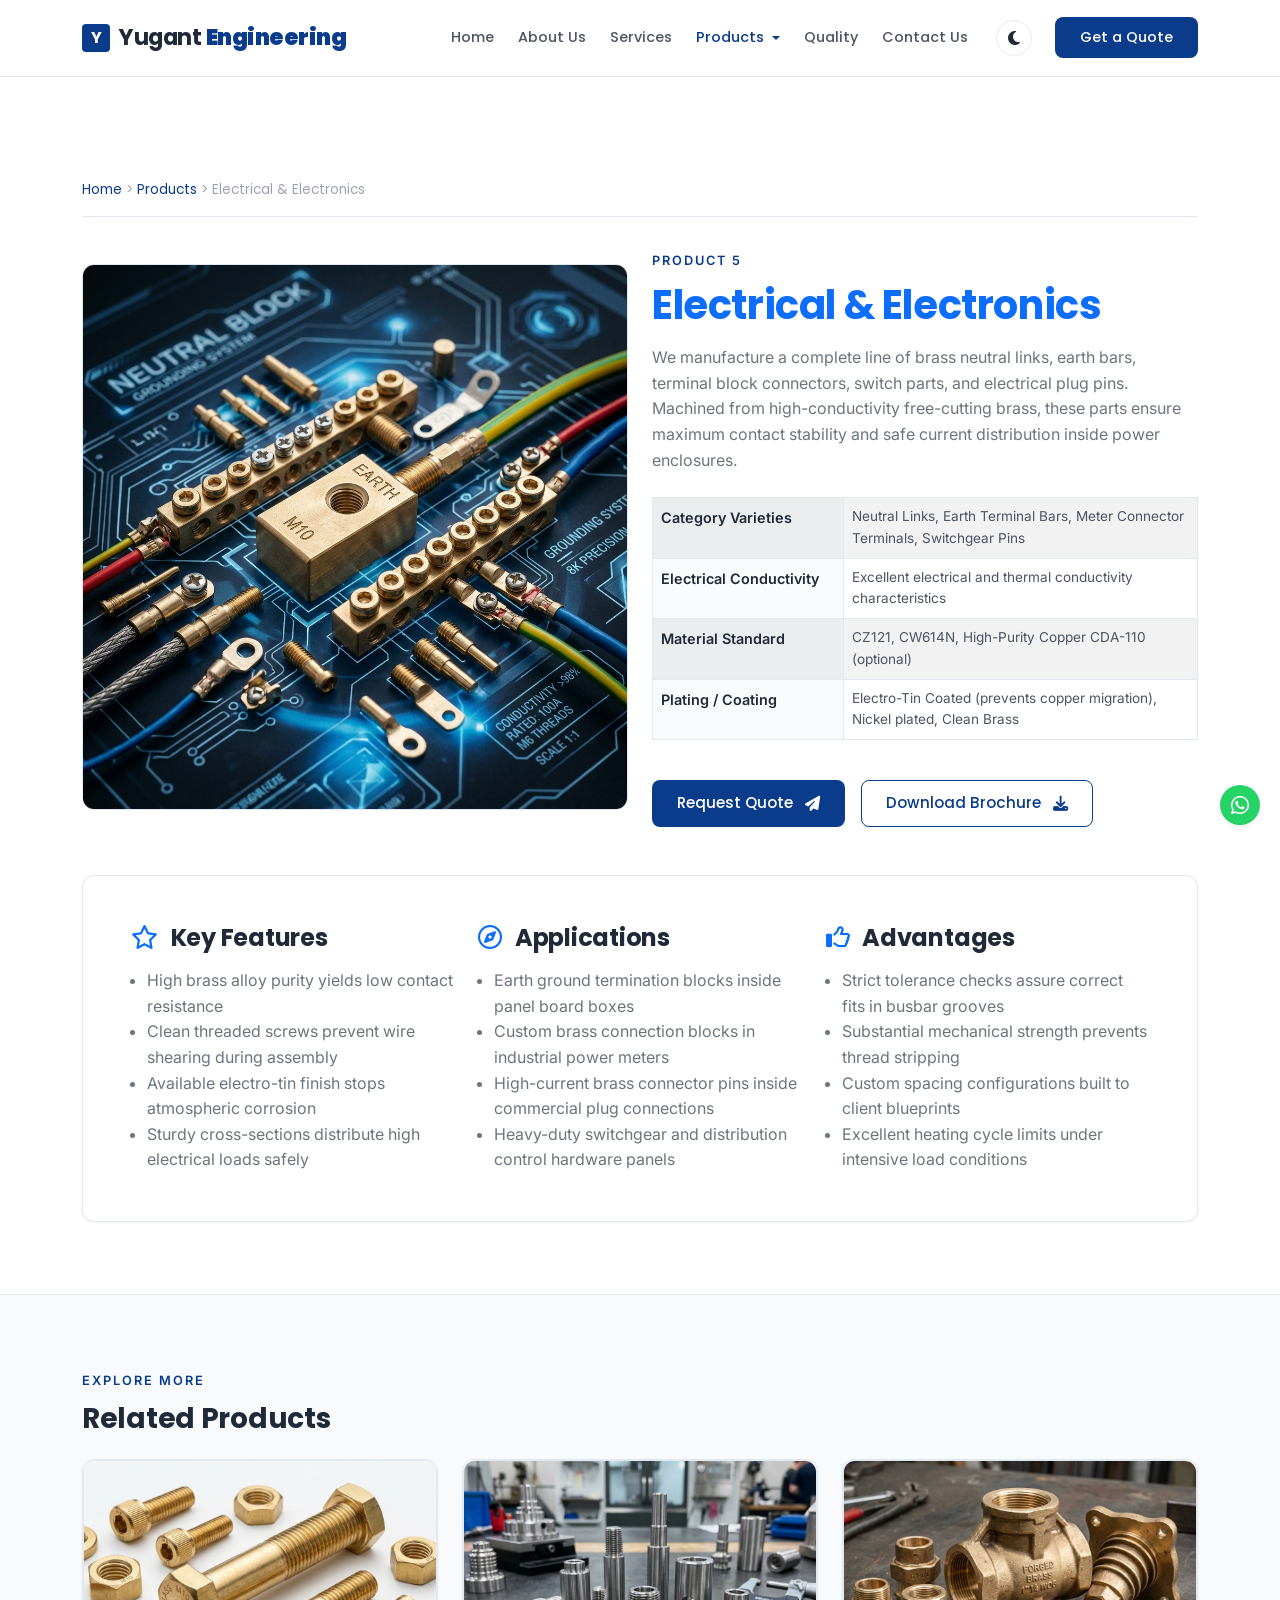
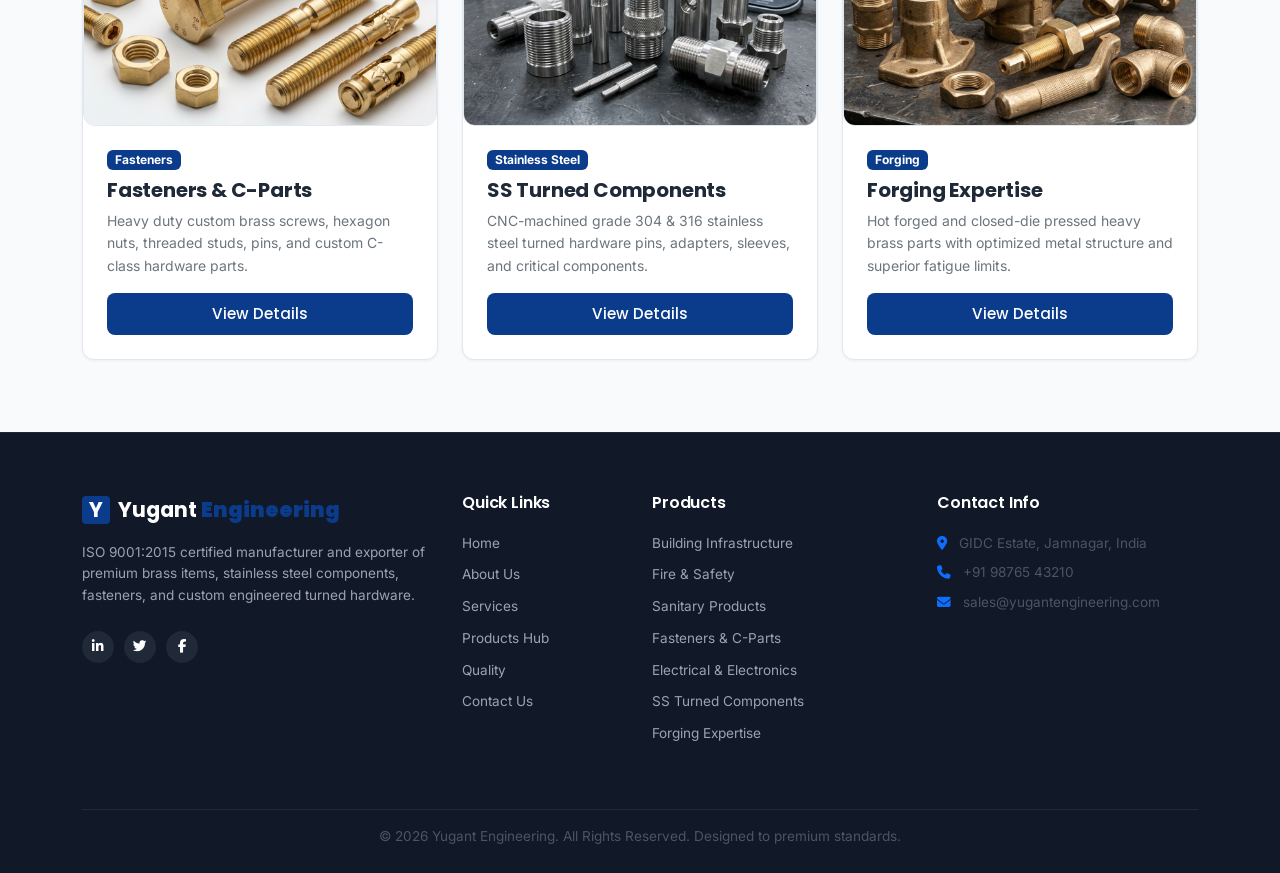
<file: product-electrical.html>
<!DOCTYPE html>
<html lang="en" data-theme="light">
<head>
  <meta charset="UTF-8">
  <meta name="viewport" content="width=device-width, initial-scale=1.0">
  <title>Electrical & Electronics Components | Yugant Engineering</title>
  
  <!-- Bootstrap 5 CSS CDN -->
  <link href="https://cdn.jsdelivr.net/npm/bootstrap@5.3.0/dist/css/bootstrap.min.css" rel="stylesheet">
  
  <!-- Font Awesome 6 & Bootstrap Icons -->
  <link rel="stylesheet" href="https://cdnjs.cloudflare.com/ajax/libs/font-awesome/6.4.0/css/all.min.css">
  <link rel="stylesheet" href="https://cdn.jsdelivr.net/npm/bootstrap-icons@1.10.5/font/bootstrap-icons.css">
  
  <!-- Custom CSS -->
  <link rel="stylesheet" href="style.css">
</head>
<body>

  <!-- Scroll Progress Indicator -->
  <div id="scroll-progress"></div>

  <!-- Splash Screen Loader -->
  <div id="splash-loader">
    <div class="spinner-box"></div>
    <div class="loader-text">Yugant Engineering</div>
  </div>

  <!-- Sticky Navbar -->
  <nav class="navbar navbar-expand-lg navbar-custom">
    <div class="container">
      <a class="navbar-brand" href="index.html">
        <div class="logo-cube">Y</div>
        <span>Yugant <strong style="color: var(--primary);">Engineering</strong></span>
      </a>
      <button class="navbar-toggler" type="button" data-bs-toggle="collapse" data-bs-target="#navbarNav" aria-controls="navbarNav" aria-expanded="false" aria-label="Toggle navigation" style="border: none; outline: none;">
        <span class="navbar-toggler-icon"></span>
      </button>
      
      <div class="collapse navbar-collapse" id="navbarNav">
        <ul class="navbar-nav ms-auto align-items-lg-center">
          <li class="nav-item">
            <a class="nav-link" href="index.html">Home</a>
          </li>
          <li class="nav-item">
            <a class="nav-link" href="about.html">About Us</a>
          </li>
          <li class="nav-item">
            <a class="nav-link" href="services.html">Services</a>
          </li>
          
          <!-- Products Dropdown -->
          <li class="nav-item dropdown">
            <a class="nav-link dropdown-toggle active" href="products.html" id="productsDropdown" role="button" data-bs-toggle="dropdown" aria-expanded="false">
              Products
            </a>
            <ul class="dropdown-menu" aria-labelledby="productsDropdown">
              <li><a class="dropdown-item" href="product-infrastructure.html">Building Infrastructure</a></li>
              <li><a class="dropdown-item" href="product-firesafety.html">Fire & Safety Components</a></li>
              <li><a class="dropdown-item" href="product-sanitary.html">Sanitary Products</a></li>
              <li><a class="dropdown-item" href="product-fasteners.html">Fasteners & C-Parts</a></li>
              <li><a class="dropdown-item active" href="product-electrical.html">Electrical & Electronics</a></li>
              <li><a class="dropdown-item" href="product-ssturned.html">SS Turned Components</a></li>
              <li><a class="dropdown-item" href="product-forging.html">Forging Expertise</a></li>
              <li><hr class="dropdown-divider"></li>
              <li><a class="dropdown-item" href="products.html">All Products Hub</a></li>
            </ul>
          </li>
          
          <li class="nav-item">
            <a class="nav-link" href="quality.html">Quality</a>
          </li>
          <li class="nav-item">
            <a class="nav-link" href="contact.html">Contact Us</a>
          </li>
          
          <!-- Theme Toggle Button -->
          <li class="nav-item ms-lg-3 my-2 my-lg-0">
            <button id="theme-toggle" class="theme-toggle-btn" aria-label="Toggle dark mode">
              <i class="fas fa-moon"></i>
              <i class="fas fa-sun"></i>
            </button>
          </li>
          
          <!-- Navbar CTA -->
          <li class="nav-item ms-lg-2">
            <a href="contact.html" class="btn-premium btn-premium-primary py-2 px-4" style="font-size: 0.9rem;">
              Get a Quote
            </a>
          </li>
        </ul>
      </div>
    </div>
  </nav>

  <!-- ==========================================
       PRODUCT DETAIL BODY
       ========================================== -->
  <section class="py-5" style="padding-top: 140px !important;">
    <div class="container py-4">
      
      <!-- Breadcrumbs -->
      <div class="breadcrumb-nav reveal">
        <a href="index.html">Home</a> &gt; <a href="products.html">Products</a> &gt; <span class="active">Electrical & Electronics</span>
      </div>

      <div class="row align-items-center">
        <!-- Product Image -->
        <div class="col-lg-6 mb-5 mb-lg-0 reveal-left">
          <div class="product-detail-img-box">
            <img src="assets/prod_electrical.png" alt="Electrical & Electronics Components" class="img-fluid w-100">
          </div>
        </div>
        
        <!-- Product Description -->
        <div class="col-lg-6 reveal-right">
          <span class="section-tag">Product 5</span>
          <h1 class="display-6 fw-bold text-primary mb-3">Electrical & Electronics</h1>
          <p class="text-secondary mb-4">
            We manufacture a complete line of brass neutral links, earth bars, terminal block connectors, switch parts, and electrical plug pins. Machined from high-conductivity free-cutting brass, these parts ensure maximum contact stability and safe current distribution inside power enclosures.
          </p>
          
          <!-- Spec Table -->
          <div class="table-responsive mb-4">
            <table class="table table-bordered table-striped">
              <tbody>
                <tr>
                  <th style="width: 35%;">Category Varieties</th>
                  <td>Neutral Links, Earth Terminal Bars, Meter Connector Terminals, Switchgear Pins</td>
                </tr>
                <tr>
                  <th>Electrical Conductivity</th>
                  <td>Excellent electrical and thermal conductivity characteristics</td>
                </tr>
                <tr>
                  <th>Material Standard</th>
                  <td>CZ121, CW614N, High-Purity Copper CDA-110 (optional)</td>
                </tr>
                <tr>
                  <th>Plating / Coating</th>
                  <td>Electro-Tin Coated (prevents copper migration), Nickel plated, Clean Brass</td>
                </tr>
              </tbody>
            </table>
          </div>
          
          <div class="d-flex flex-wrap gap-3">
            <a href="contact.html" class="btn-premium btn-premium-primary">
              Request Quote <i class="fas fa-paper-plane ms-1"></i>
            </a>
            <a href="#" class="btn-premium btn-premium-outline brochure-download-btn" data-product="electrical">
              Download Brochure <i class="fas fa-download ms-1"></i>
            </a>
          </div>
        </div>
      </div>

      <!-- Detail Info Cards -->
      <div class="row mt-5">
        <div class="col-12 reveal">
          <div class="glass-panel p-4 p-md-5">
            <div class="row g-4">
              <div class="col-md-4">
                <h4 class="fw-bold mb-3"><i class="fa-regular fa-star text-primary me-2"></i> Key Features</h4>
                <ul class="text-secondary ps-3 mb-0">
                  <li>High brass alloy purity yields low contact resistance</li>
                  <li>Clean threaded screws prevent wire shearing during assembly</li>
                  <li>Available electro-tin finish stops atmospheric corrosion</li>
                  <li>Sturdy cross-sections distribute high electrical loads safely</li>
                </ul>
              </div>
              <div class="col-md-4">
                <h4 class="fw-bold mb-3"><i class="fa-regular fa-compass text-primary me-2"></i> Applications</h4>
                <ul class="text-secondary ps-3 mb-0">
                  <li>Earth ground termination blocks inside panel board boxes</li>
                  <li>Custom brass connection blocks in industrial power meters</li>
                  <li>High-current brass connector pins inside commercial plug connections</li>
                  <li>Heavy-duty switchgear and distribution control hardware panels</li>
                </ul>
              </div>
              <div class="col-md-4">
                <h4 class="fw-bold mb-3"><i class="fa-regular fa-thumbs-up text-primary me-2"></i> Advantages</h4>
                <ul class="text-secondary ps-3 mb-0">
                  <li>Strict tolerance checks assure correct fits in busbar grooves</li>
                  <li>Substantial mechanical strength prevents thread stripping</li>
                  <li>Custom spacing configurations built to client blueprints</li>
                  <li>Excellent heating cycle limits under intensive load conditions</li>
                </ul>
              </div>
            </div>
          </div>
        </div>
      </div>

    </div>
  </section>

  <!-- ==========================================
       RELATED PRODUCTS
       ========================================== -->
  <section class="py-5" style="border-top: 1px solid var(--border-color); background-color: var(--bg-secondary);">
    <div class="container py-4">
      <div class="mb-4 reveal">
        <span class="section-tag">Explore More</span>
        <h3 class="fw-bold">Related Products</h3>
      </div>
      <div class="row g-4 reveal-zoom">
        <!-- Related Item 1: Fasteners & C-Parts -->
        <div class="col-md-4">
          <div class="card glass-panel h-100 overflow-hidden">
            <div class="portfolio-img-box" style="aspect-ratio: 4/3;">
              <img src="assets/prod_fasteners.png" alt="Fasteners & C-Parts" class="w-100 h-100 object-fit-cover">
            </div>
            <div class="card-body d-flex flex-column p-4">
              <span class="badge bg-primary align-self-start mb-2" style="font-size: 0.75rem; background-color: var(--primary) !important;">Fasteners</span>
              <h5 class="fw-bold mb-2">Fasteners & C-Parts</h5>
              <p class="text-secondary small flex-grow-1 mb-0">Heavy duty custom brass screws, hexagon nuts, threaded studs, pins, and custom C-class hardware parts.</p>
              <a href="product-fasteners.html" class="btn-premium btn-premium-primary py-2 mt-3 justify-content-center">View Details</a>
            </div>
          </div>
        </div>
        <!-- Related Item 2: SS Turned Components -->
        <div class="col-md-4">
          <div class="card glass-panel h-100 overflow-hidden">
            <div class="portfolio-img-box" style="aspect-ratio: 4/3;">
              <img src="assets/prod_ss_turned.png" alt="SS Turned Components" class="w-100 h-100 object-fit-cover">
            </div>
            <div class="card-body d-flex flex-column p-4">
              <span class="badge bg-primary align-self-start mb-2" style="font-size: 0.75rem; background-color: var(--primary) !important;">Stainless Steel</span>
              <h5 class="fw-bold mb-2">SS Turned Components</h5>
              <p class="text-secondary small flex-grow-1 mb-0">CNC-machined grade 304 & 316 stainless steel turned hardware pins, adapters, sleeves, and critical components.</p>
              <a href="product-ssturned.html" class="btn-premium btn-premium-primary py-2 mt-3 justify-content-center">View Details</a>
            </div>
          </div>
        </div>
        <!-- Related Item 3: Forging Expertise -->
        <div class="col-md-4">
          <div class="card glass-panel h-100 overflow-hidden">
            <div class="portfolio-img-box" style="aspect-ratio: 4/3;">
              <img src="assets/prod_forging.png" alt="Forging Expertise" class="w-100 h-100 object-fit-cover">
            </div>
            <div class="card-body d-flex flex-column p-4">
              <span class="badge bg-primary align-self-start mb-2" style="font-size: 0.75rem; background-color: var(--primary) !important;">Forging</span>
              <h5 class="fw-bold mb-2">Forging Expertise</h5>
              <p class="text-secondary small flex-grow-1 mb-0">Hot forged and closed-die pressed heavy brass parts with optimized metal structure and superior fatigue limits.</p>
              <a href="product-forging.html" class="btn-premium btn-premium-primary py-2 mt-3 justify-content-center">View Details</a>
            </div>
          </div>
        </div>
      </div>
    </div>
  </section>

  <!-- ==========================================
       CLEAN FOOTER
       ========================================== -->
  <footer class="footer-section">
    <div class="container">
      <div class="row g-4">
        
        <!-- Company column -->
        <div class="col-lg-4 col-md-6">
          <div class="footer-logo">
            <div class="logo-cube">Y</div>
            <span>Yugant <strong style="color: var(--primary);">Engineering</strong></span>
          </div>
          <p class="mb-4 text-light-gray" style="color: #9CA3AF;">
            ISO 9001:2015 certified manufacturer and exporter of premium brass items, stainless steel components, fasteners, and custom engineered turned hardware.
          </p>
          <div class="footer-socials">
            <a href="#" class="footer-social-btn" aria-label="Follow us on LinkedIn"><i class="fab fa-linkedin-in"></i></a>
            <a href="#" class="footer-social-btn" aria-label="Follow us on Twitter"><i class="fab fa-twitter"></i></a>
            <a href="#" class="footer-social-btn" aria-label="Follow us on Facebook"><i class="fab fa-facebook-f"></i></a>
          </div>
        </div>
        
        <!-- Quick Links -->
        <div class="col-lg-2 col-md-6">
          <h4 class="text-white">Quick Links</h4>
          <ul class="footer-links list-unstyled">
            <li><a href="index.html">Home</a></li>
            <li><a href="about.html">About Us</a></li>
            <li><a href="services.html">Services</a></li>
            <li><a href="products.html">Products Hub</a></li>
            <li><a href="quality.html">Quality</a></li>
            <li><a href="contact.html">Contact Us</a></li>
          </ul>
        </div>
        
        <!-- Products Links -->
        <div class="col-lg-3 col-md-6">
          <h4 class="text-white">Products</h4>
          <ul class="footer-links list-unstyled">
            <li><a href="product-infrastructure.html">Building Infrastructure</a></li>
            <li><a href="product-firesafety.html">Fire & Safety</a></li>
            <li><a href="product-sanitary.html">Sanitary Products</a></li>
            <li><a href="product-fasteners.html">Fasteners & C-Parts</a></li>
            <li><a href="product-electrical.html">Electrical & Electronics</a></li>
            <li><a href="product-ssturned.html">SS Turned Components</a></li>
            <li><a href="product-forging.html">Forging Expertise</a></li>
          </ul>
        </div>
        
        <!-- Contact Information -->
        <div class="col-lg-3 col-md-6">
          <h4 class="text-white">Contact Info</h4>
          <p class="mb-2"><i class="fas fa-location-dot me-2 text-primary"></i> GIDC Estate, Jamnagar, India</p>
          <p class="mb-2"><i class="fas fa-phone me-2 text-primary"></i> +91 98765 43210</p>
          <p class="mb-2"><i class="fas fa-envelope me-2 text-primary"></i> sales@yugantengineering.com</p>
        </div>
      </div>
      
      <!-- Copyright -->
      <div class="footer-bottom text-center mt-5 pt-3" style="border-top: 1px solid #1F2937;">
        <p class="m-0 text-light-gray" style="font-size: 0.85rem;">
          &copy; 2026 Yugant Engineering. All Rights Reserved. Designed to premium standards.
        </p>
      </div>
    </div>
  </footer>

  <!-- Extra UI elements -->
  <button id="back-to-top" title="Go to top" aria-label="Back to top">
    <i class="fas fa-chevron-up"></i>
  </button>

  <a href="https://wa.me/919876543210?text=Hello%20Yugant%20Engineering%2C%20I%27m%20interested%20in%20Electrical%20and%20Electronics%20brass%20components." class="whatsapp-float" target="_blank" rel="noopener" aria-label="Chat on WhatsApp" title="Chat on WhatsApp">
    <i class="fab fa-whatsapp"></i>
  </a>

  <!-- Bootstrap 5 Bundle JS CDN -->
  <script src="https://cdn.jsdelivr.net/npm/bootstrap@5.3.0/dist/js/bootstrap.bundle.min.js"></script>
  
  <!-- Custom JS -->
  <script src="script.js"></script>
</body>
</html>
</file>
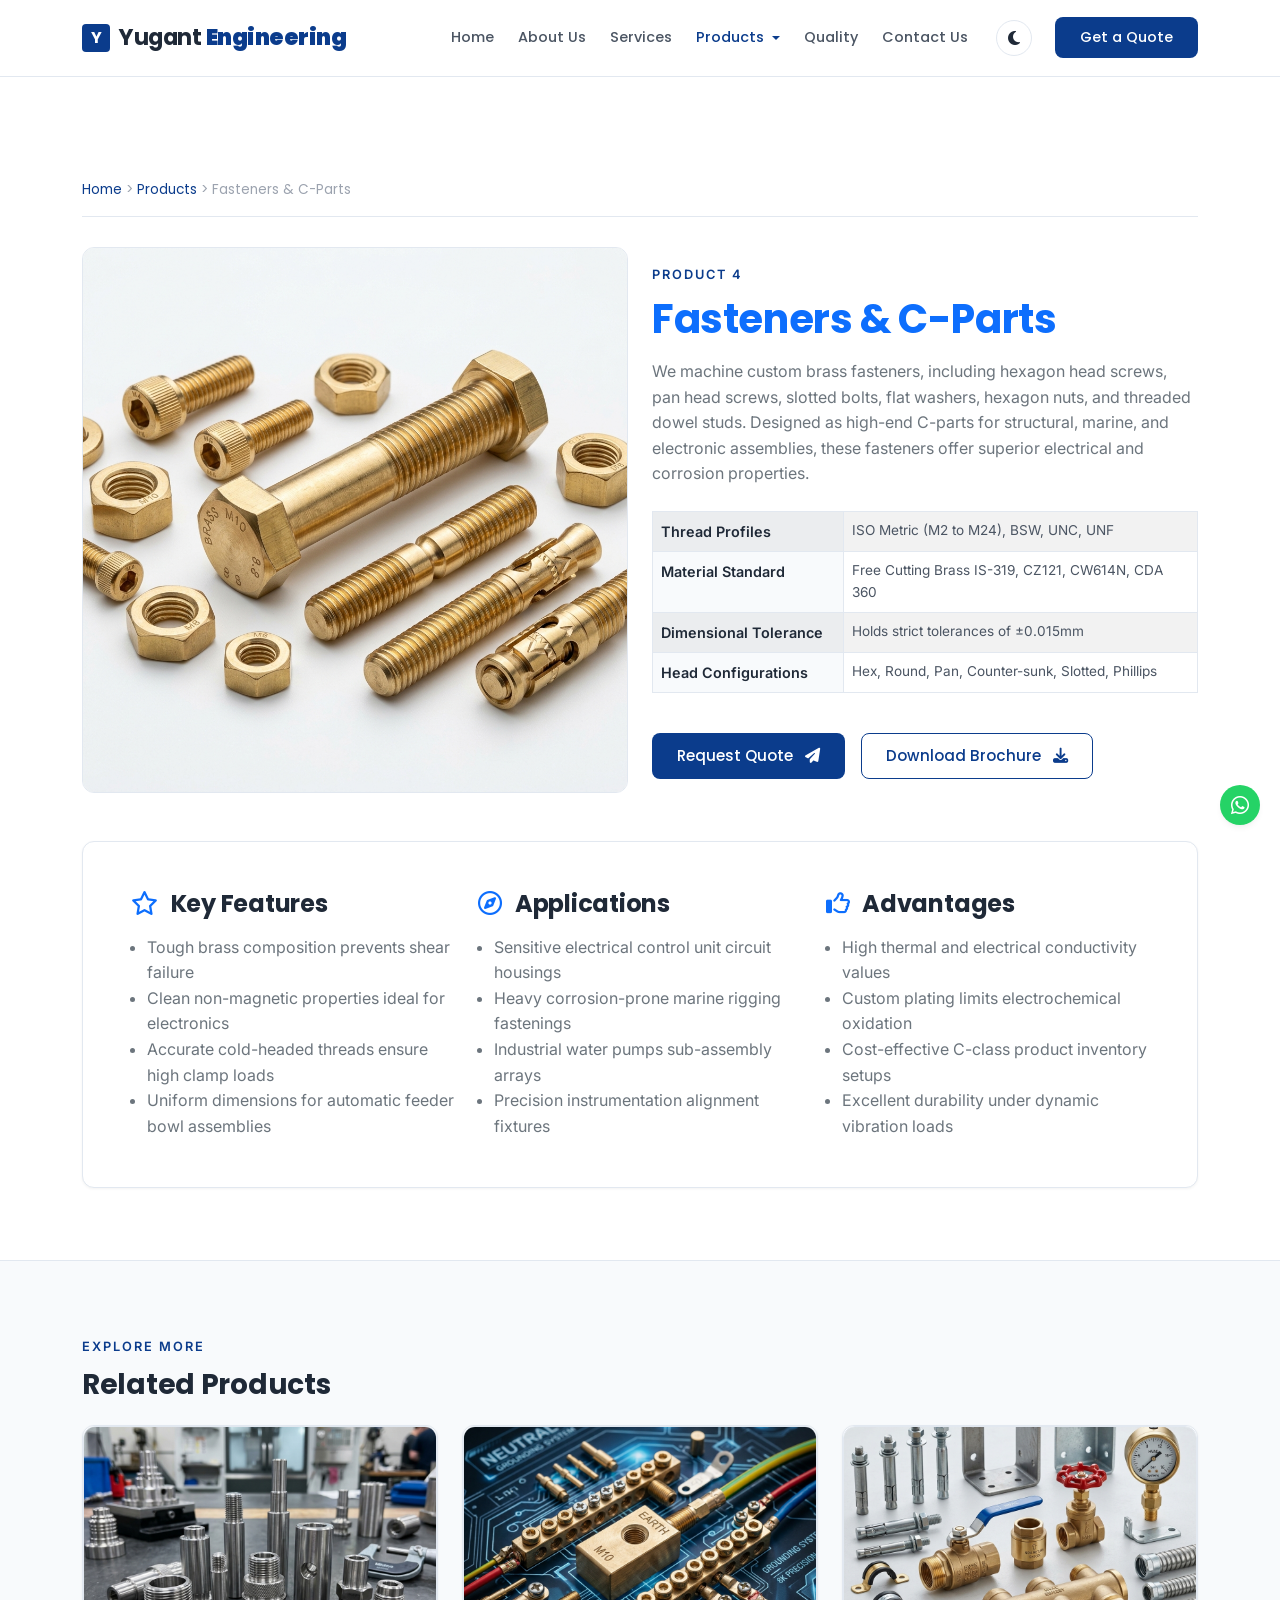
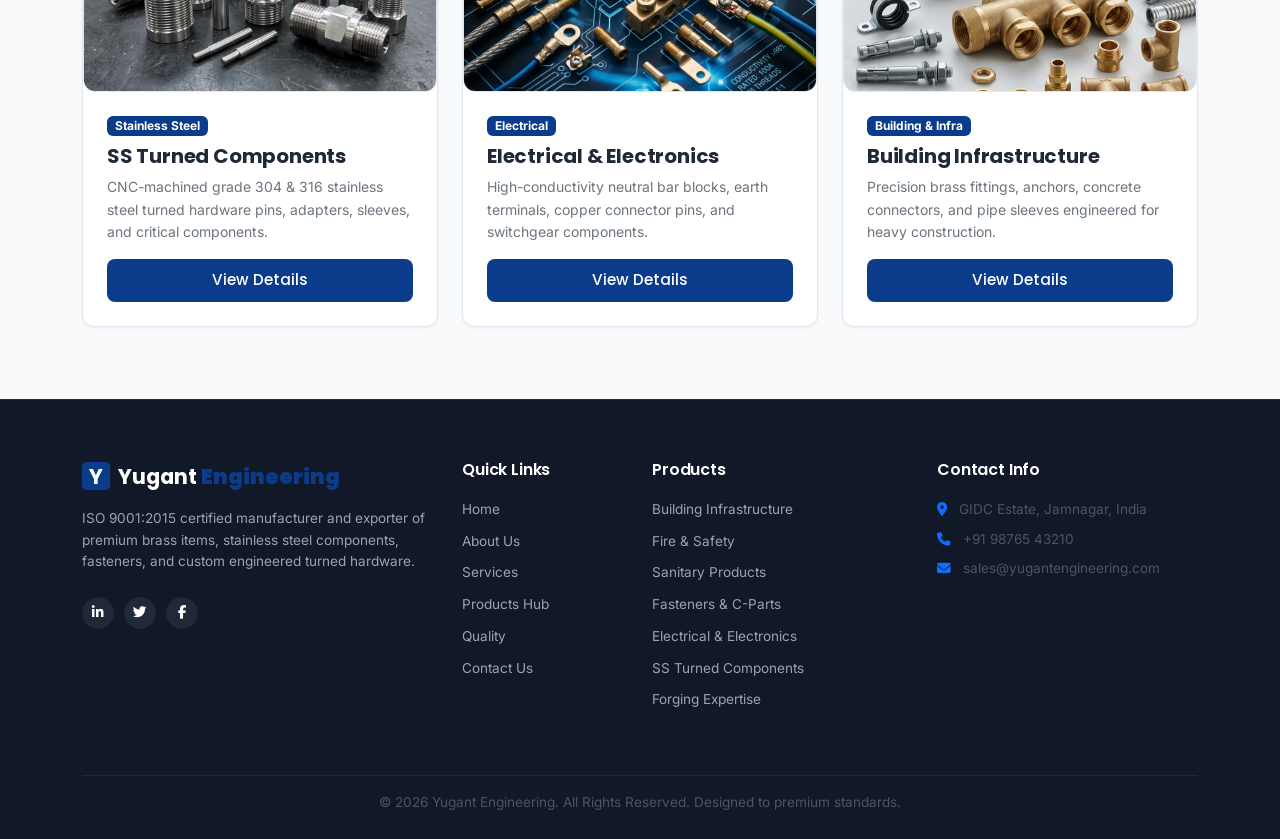
<file: product-fasteners.html>
<!DOCTYPE html>
<html lang="en" data-theme="light">
<head>
  <meta charset="UTF-8">
  <meta name="viewport" content="width=device-width, initial-scale=1.0">
  <title>Fasteners & C-Parts | Yugant Engineering</title>
  
  <!-- Bootstrap 5 CSS CDN -->
  <link href="https://cdn.jsdelivr.net/npm/bootstrap@5.3.0/dist/css/bootstrap.min.css" rel="stylesheet">
  
  <!-- Font Awesome 6 & Bootstrap Icons -->
  <link rel="stylesheet" href="https://cdnjs.cloudflare.com/ajax/libs/font-awesome/6.4.0/css/all.min.css">
  <link rel="stylesheet" href="https://cdn.jsdelivr.net/npm/bootstrap-icons@1.10.5/font/bootstrap-icons.css">
  
  <!-- Custom CSS -->
  <link rel="stylesheet" href="style.css">
</head>
<body>

  <!-- Scroll Progress Indicator -->
  <div id="scroll-progress"></div>

  <!-- Splash Screen Loader -->
  <div id="splash-loader">
    <div class="spinner-box"></div>
    <div class="loader-text">Yugant Engineering</div>
  </div>

  <!-- Sticky Navbar -->
  <nav class="navbar navbar-expand-lg navbar-custom">
    <div class="container">
      <a class="navbar-brand" href="index.html">
        <div class="logo-cube">Y</div>
        <span>Yugant <strong style="color: var(--primary);">Engineering</strong></span>
      </a>
      <button class="navbar-toggler" type="button" data-bs-toggle="collapse" data-bs-target="#navbarNav" aria-controls="navbarNav" aria-expanded="false" aria-label="Toggle navigation" style="border: none; outline: none;">
        <span class="navbar-toggler-icon"></span>
      </button>
      
      <div class="collapse navbar-collapse" id="navbarNav">
        <ul class="navbar-nav ms-auto align-items-lg-center">
          <li class="nav-item">
            <a class="nav-link" href="index.html">Home</a>
          </li>
          <li class="nav-item">
            <a class="nav-link" href="about.html">About Us</a>
          </li>
          <li class="nav-item">
            <a class="nav-link" href="services.html">Services</a>
          </li>
          
          <!-- Products Dropdown -->
          <li class="nav-item dropdown">
            <a class="nav-link dropdown-toggle active" href="products.html" id="productsDropdown" role="button" data-bs-toggle="dropdown" aria-expanded="false">
              Products
            </a>
            <ul class="dropdown-menu" aria-labelledby="productsDropdown">
              <li><a class="dropdown-item" href="product-infrastructure.html">Building Infrastructure</a></li>
              <li><a class="dropdown-item" href="product-firesafety.html">Fire & Safety Components</a></li>
              <li><a class="dropdown-item" href="product-sanitary.html">Sanitary Products</a></li>
              <li><a class="dropdown-item active" href="product-fasteners.html">Fasteners & C-Parts</a></li>
              <li><a class="dropdown-item" href="product-electrical.html">Electrical & Electronics</a></li>
              <li><a class="dropdown-item" href="product-ssturned.html">SS Turned Components</a></li>
              <li><a class="dropdown-item" href="product-forging.html">Forging Expertise</a></li>
              <li><hr class="dropdown-divider"></li>
              <li><a class="dropdown-item" href="products.html">All Products Hub</a></li>
            </ul>
          </li>
          
          <li class="nav-item">
            <a class="nav-link" href="quality.html">Quality</a>
          </li>
          <li class="nav-item">
            <a class="nav-link" href="contact.html">Contact Us</a>
          </li>
          
          <!-- Theme Toggle Button -->
          <li class="nav-item ms-lg-3 my-2 my-lg-0">
            <button id="theme-toggle" class="theme-toggle-btn" aria-label="Toggle dark mode">
              <i class="fas fa-moon"></i>
              <i class="fas fa-sun"></i>
            </button>
          </li>
          
          <!-- Navbar CTA -->
          <li class="nav-item ms-lg-2">
            <a href="contact.html" class="btn-premium btn-premium-primary py-2 px-4" style="font-size: 0.9rem;">
              Get a Quote
            </a>
          </li>
        </ul>
      </div>
    </div>
  </nav>

  <!-- ==========================================
       PRODUCT DETAIL BODY
       ========================================== -->
  <section class="py-5" style="padding-top: 140px !important;">
    <div class="container py-4">
      
      <!-- Breadcrumbs -->
      <div class="breadcrumb-nav reveal">
        <a href="index.html">Home</a> &gt; <a href="products.html">Products</a> &gt; <span class="active">Fasteners & C-Parts</span>
      </div>

      <div class="row align-items-center">
        <!-- Product Image -->
        <div class="col-lg-6 mb-5 mb-lg-0 reveal-left">
          <div class="product-detail-img-box">
            <img src="assets/prod_fasteners.png" alt="Fasteners & C-Parts" class="img-fluid w-100">
          </div>
        </div>
        
        <!-- Product Description -->
        <div class="col-lg-6 reveal-right">
          <span class="section-tag">Product 4</span>
          <h1 class="display-6 fw-bold text-primary mb-3">Fasteners & C-Parts</h1>
          <p class="text-secondary mb-4">
            We machine custom brass fasteners, including hexagon head screws, pan head screws, slotted bolts, flat washers, hexagon nuts, and threaded dowel studs. Designed as high-end C-parts for structural, marine, and electronic assemblies, these fasteners offer superior electrical and corrosion properties.
          </p>
          
          <!-- Spec Table -->
          <div class="table-responsive mb-4">
            <table class="table table-bordered table-striped">
              <tbody>
                <tr>
                  <th style="width: 35%;">Thread Profiles</th>
                  <td>ISO Metric (M2 to M24), BSW, UNC, UNF</td>
                </tr>
                <tr>
                  <th>Material Standard</th>
                  <td>Free Cutting Brass IS-319, CZ121, CW614N, CDA 360</td>
                </tr>
                <tr>
                  <th>Dimensional Tolerance</th>
                  <td>Holds strict tolerances of ±0.015mm</td>
                </tr>
                <tr>
                  <th>Head Configurations</th>
                  <td>Hex, Round, Pan, Counter-sunk, Slotted, Phillips</td>
                </tr>
              </tbody>
            </table>
          </div>
          
          <div class="d-flex flex-wrap gap-3">
            <a href="contact.html" class="btn-premium btn-premium-primary">
              Request Quote <i class="fas fa-paper-plane ms-1"></i>
            </a>
            <a href="#" class="btn-premium btn-premium-outline brochure-download-btn" data-product="fasteners">
              Download Brochure <i class="fas fa-download ms-1"></i>
            </a>
          </div>
        </div>
      </div>

      <!-- Detail Info Cards -->
      <div class="row mt-5">
        <div class="col-12 reveal">
          <div class="glass-panel p-4 p-md-5">
            <div class="row g-4">
              <div class="col-md-4">
                <h4 class="fw-bold mb-3"><i class="fa-regular fa-star text-primary me-2"></i> Key Features</h4>
                <ul class="text-secondary ps-3 mb-0">
                  <li>Tough brass composition prevents shear failure</li>
                  <li>Clean non-magnetic properties ideal for electronics</li>
                  <li>Accurate cold-headed threads ensure high clamp loads</li>
                  <li>Uniform dimensions for automatic feeder bowl assemblies</li>
                </ul>
              </div>
              <div class="col-md-4">
                <h4 class="fw-bold mb-3"><i class="fa-regular fa-compass text-primary me-2"></i> Applications</h4>
                <ul class="text-secondary ps-3 mb-0">
                  <li>Sensitive electrical control unit circuit housings</li>
                  <li>Heavy corrosion-prone marine rigging fastenings</li>
                  <li>Industrial water pumps sub-assembly arrays</li>
                  <li>Precision instrumentation alignment fixtures</li>
                </ul>
              </div>
              <div class="col-md-4">
                <h4 class="fw-bold mb-3"><i class="fa-regular fa-thumbs-up text-primary me-2"></i> Advantages</h4>
                <ul class="text-secondary ps-3 mb-0">
                  <li>High thermal and electrical conductivity values</li>
                  <li>Custom plating limits electrochemical oxidation</li>
                  <li>Cost-effective C-class product inventory setups</li>
                  <li>Excellent durability under dynamic vibration loads</li>
                </ul>
              </div>
            </div>
          </div>
        </div>
      </div>

    </div>
  </section>

  <!-- ==========================================
       RELATED PRODUCTS
       ========================================== -->
  <section class="py-5" style="border-top: 1px solid var(--border-color); background-color: var(--bg-secondary);">
    <div class="container py-4">
      <div class="mb-4 reveal">
        <span class="section-tag">Explore More</span>
        <h3 class="fw-bold">Related Products</h3>
      </div>
      <div class="row g-4 reveal-zoom">
        <!-- Related Item 1: SS Turned Components -->
        <div class="col-md-4">
          <div class="card glass-panel h-100 overflow-hidden">
            <div class="portfolio-img-box" style="aspect-ratio: 4/3;">
              <img src="assets/prod_ss_turned.png" alt="SS Turned Components" class="w-100 h-100 object-fit-cover">
            </div>
            <div class="card-body d-flex flex-column p-4">
              <span class="badge bg-primary align-self-start mb-2" style="font-size: 0.75rem; background-color: var(--primary) !important;">Stainless Steel</span>
              <h5 class="fw-bold mb-2">SS Turned Components</h5>
              <p class="text-secondary small flex-grow-1 mb-0">CNC-machined grade 304 & 316 stainless steel turned hardware pins, adapters, sleeves, and critical components.</p>
              <a href="product-ssturned.html" class="btn-premium btn-premium-primary py-2 mt-3 justify-content-center">View Details</a>
            </div>
          </div>
        </div>
        <!-- Related Item 2: Electrical & Electronics -->
        <div class="col-md-4">
          <div class="card glass-panel h-100 overflow-hidden">
            <div class="portfolio-img-box" style="aspect-ratio: 4/3;">
              <img src="assets/prod_electrical.png" alt="Electrical & Electronics" class="w-100 h-100 object-fit-cover">
            </div>
            <div class="card-body d-flex flex-column p-4">
              <span class="badge bg-primary align-self-start mb-2" style="font-size: 0.75rem; background-color: var(--primary) !important;">Electrical</span>
              <h5 class="fw-bold mb-2">Electrical & Electronics</h5>
              <p class="text-secondary small flex-grow-1 mb-0">High-conductivity neutral bar blocks, earth terminals, copper connector pins, and switchgear components.</p>
              <a href="product-electrical.html" class="btn-premium btn-premium-primary py-2 mt-3 justify-content-center">View Details</a>
            </div>
          </div>
        </div>
        <!-- Related Item 3: Building Infrastructure -->
        <div class="col-md-4">
          <div class="card glass-panel h-100 overflow-hidden">
            <div class="portfolio-img-box" style="aspect-ratio: 4/3;">
              <img src="assets/prod_infrastructure.png" alt="Building Infrastructure" class="w-100 h-100 object-fit-cover">
            </div>
            <div class="card-body d-flex flex-column p-4">
              <span class="badge bg-primary align-self-start mb-2" style="font-size: 0.75rem; background-color: var(--primary) !important;">Building & Infra</span>
              <h5 class="fw-bold mb-2">Building Infrastructure</h5>
              <p class="text-secondary small flex-grow-1 mb-0">Precision brass fittings, anchors, concrete connectors, and pipe sleeves engineered for heavy construction.</p>
              <a href="product-infrastructure.html" class="btn-premium btn-premium-primary py-2 mt-3 justify-content-center">View Details</a>
            </div>
          </div>
        </div>
      </div>
    </div>
  </section>

  <!-- ==========================================
       CLEAN FOOTER
       ========================================== -->
  <footer class="footer-section">
    <div class="container">
      <div class="row g-4">
        
        <!-- Company column -->
        <div class="col-lg-4 col-md-6">
          <div class="footer-logo">
            <div class="logo-cube">Y</div>
            <span>Yugant <strong style="color: var(--primary);">Engineering</strong></span>
          </div>
          <p class="mb-4 text-light-gray" style="color: #9CA3AF;">
            ISO 9001:2015 certified manufacturer and exporter of premium brass items, stainless steel components, fasteners, and custom engineered turned hardware.
          </p>
          <div class="footer-socials">
            <a href="#" class="footer-social-btn" aria-label="Follow us on LinkedIn"><i class="fab fa-linkedin-in"></i></a>
            <a href="#" class="footer-social-btn" aria-label="Follow us on Twitter"><i class="fab fa-twitter"></i></a>
            <a href="#" class="footer-social-btn" aria-label="Follow us on Facebook"><i class="fab fa-facebook-f"></i></a>
          </div>
        </div>
        
        <!-- Quick Links -->
        <div class="col-lg-2 col-md-6">
          <h4 class="text-white">Quick Links</h4>
          <ul class="footer-links list-unstyled">
            <li><a href="index.html">Home</a></li>
            <li><a href="about.html">About Us</a></li>
            <li><a href="services.html">Services</a></li>
            <li><a href="products.html">Products Hub</a></li>
            <li><a href="quality.html">Quality</a></li>
            <li><a href="contact.html">Contact Us</a></li>
          </ul>
        </div>
        
        <!-- Products Links -->
        <div class="col-lg-3 col-md-6">
          <h4 class="text-white">Products</h4>
          <ul class="footer-links list-unstyled">
            <li><a href="product-infrastructure.html">Building Infrastructure</a></li>
            <li><a href="product-firesafety.html">Fire & Safety</a></li>
            <li><a href="product-sanitary.html">Sanitary Products</a></li>
            <li><a href="product-fasteners.html">Fasteners & C-Parts</a></li>
            <li><a href="product-electrical.html">Electrical & Electronics</a></li>
            <li><a href="product-ssturned.html">SS Turned Components</a></li>
            <li><a href="product-forging.html">Forging Expertise</a></li>
          </ul>
        </div>
        
        <!-- Contact Information -->
        <div class="col-lg-3 col-md-6">
          <h4 class="text-white">Contact Info</h4>
          <p class="mb-2"><i class="fas fa-location-dot me-2 text-primary"></i> GIDC Estate, Jamnagar, India</p>
          <p class="mb-2"><i class="fas fa-phone me-2 text-primary"></i> +91 98765 43210</p>
          <p class="mb-2"><i class="fas fa-envelope me-2 text-primary"></i> sales@yugantengineering.com</p>
        </div>
      </div>
      
      <!-- Copyright -->
      <div class="footer-bottom text-center mt-5 pt-3" style="border-top: 1px solid #1F2937;">
        <p class="m-0 text-light-gray" style="font-size: 0.85rem;">
          &copy; 2026 Yugant Engineering. All Rights Reserved. Designed to premium standards.
        </p>
      </div>
    </div>
  </footer>

  <!-- Extra UI elements -->
  <button id="back-to-top" title="Go to top" aria-label="Back to top">
    <i class="fas fa-chevron-up"></i>
  </button>

  <a href="https://wa.me/919876543210?text=Hello%20Yugant%20Engineering%2C%20I%27m%20interested%20in%20Fasteners%20and%20C-Parts%20brass%20components." class="whatsapp-float" target="_blank" rel="noopener" aria-label="Chat on WhatsApp" title="Chat on WhatsApp">
    <i class="fab fa-whatsapp"></i>
  </a>

  <!-- Bootstrap 5 Bundle JS CDN -->
  <script src="https://cdn.jsdelivr.net/npm/bootstrap@5.3.0/dist/js/bootstrap.bundle.min.js"></script>
  
  <!-- Custom JS -->
  <script src="script.js"></script>
</body>
</html>
</file>
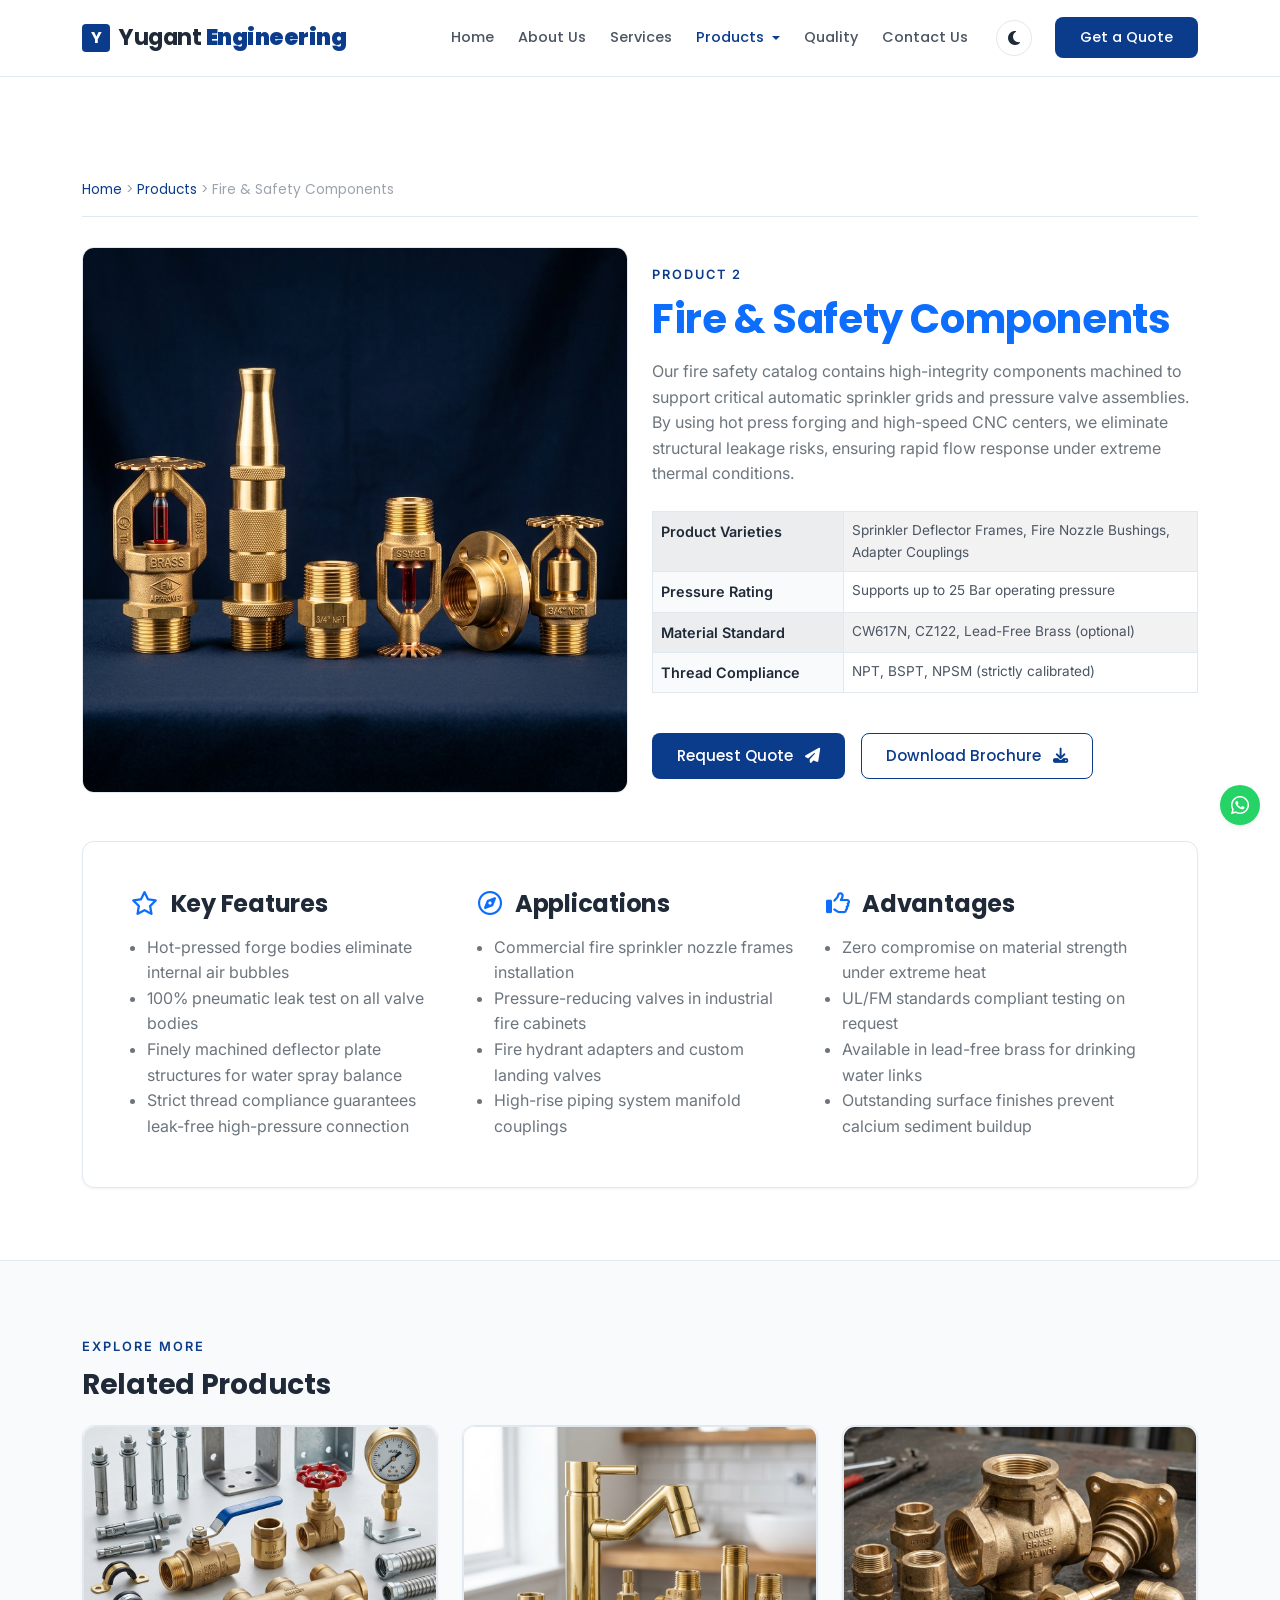
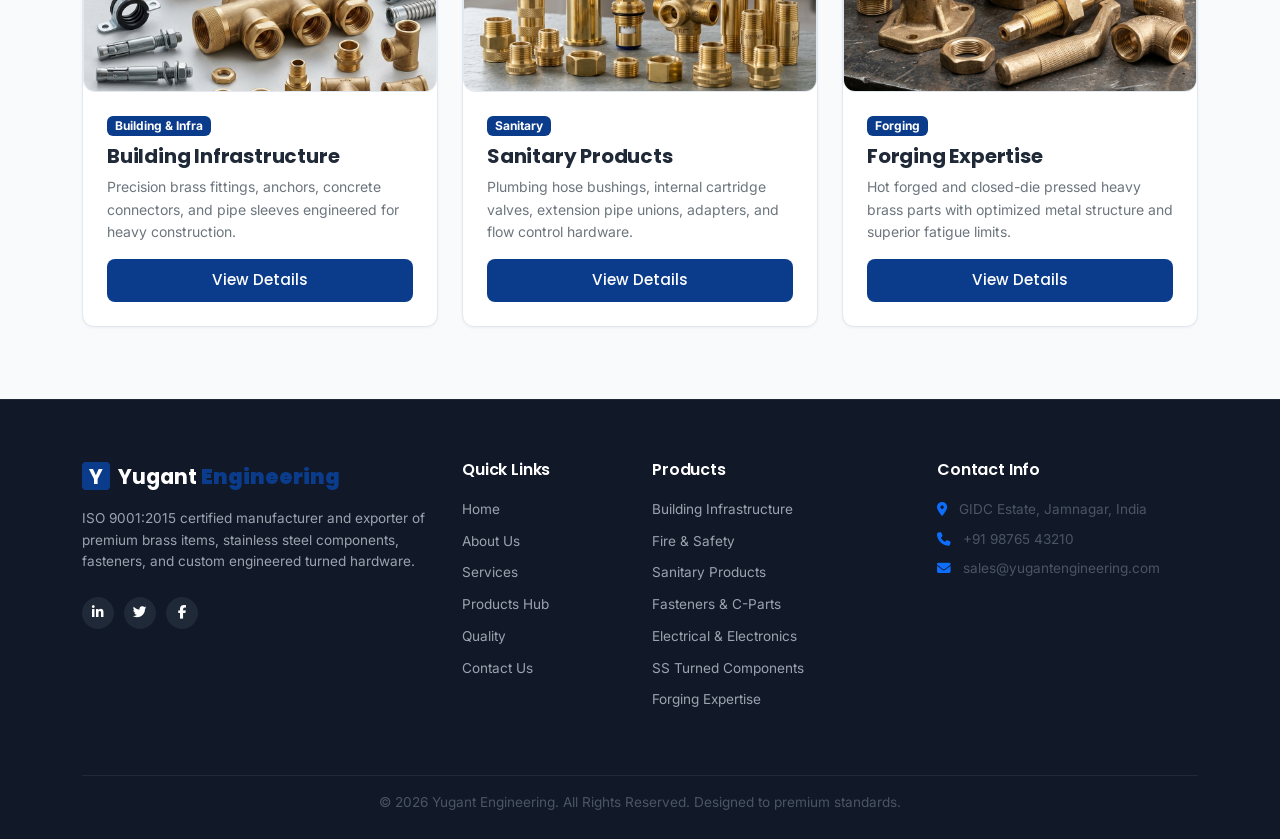
<file: product-firesafety.html>
<!DOCTYPE html>
<html lang="en" data-theme="light">
<head>
  <meta charset="UTF-8">
  <meta name="viewport" content="width=device-width, initial-scale=1.0">
  <title>Fire & Safety Components | Yugant Engineering</title>
  
  <!-- Bootstrap 5 CSS CDN -->
  <link href="https://cdn.jsdelivr.net/npm/bootstrap@5.3.0/dist/css/bootstrap.min.css" rel="stylesheet">
  
  <!-- Font Awesome 6 & Bootstrap Icons -->
  <link rel="stylesheet" href="https://cdnjs.cloudflare.com/ajax/libs/font-awesome/6.4.0/css/all.min.css">
  <link rel="stylesheet" href="https://cdn.jsdelivr.net/npm/bootstrap-icons@1.10.5/font/bootstrap-icons.css">
  
  <!-- Custom CSS -->
  <link rel="stylesheet" href="style.css">
</head>
<body>

  <!-- Scroll Progress Indicator -->
  <div id="scroll-progress"></div>

  <!-- Splash Screen Loader -->
  <div id="splash-loader">
    <div class="spinner-box"></div>
    <div class="loader-text">Yugant Engineering</div>
  </div>

  <!-- Sticky Navbar -->
  <nav class="navbar navbar-expand-lg navbar-custom">
    <div class="container">
      <a class="navbar-brand" href="index.html">
        <div class="logo-cube">Y</div>
        <span>Yugant <strong style="color: var(--primary);">Engineering</strong></span>
      </a>
      <button class="navbar-toggler" type="button" data-bs-toggle="collapse" data-bs-target="#navbarNav" aria-controls="navbarNav" aria-expanded="false" aria-label="Toggle navigation" style="border: none; outline: none;">
        <span class="navbar-toggler-icon"></span>
      </button>
      
      <div class="collapse navbar-collapse" id="navbarNav">
        <ul class="navbar-nav ms-auto align-items-lg-center">
          <li class="nav-item">
            <a class="nav-link" href="index.html">Home</a>
          </li>
          <li class="nav-item">
            <a class="nav-link" href="about.html">About Us</a>
          </li>
          <li class="nav-item">
            <a class="nav-link" href="services.html">Services</a>
          </li>
          
          <!-- Products Dropdown -->
          <li class="nav-item dropdown">
            <a class="nav-link dropdown-toggle active" href="products.html" id="productsDropdown" role="button" data-bs-toggle="dropdown" aria-expanded="false">
              Products
            </a>
            <ul class="dropdown-menu" aria-labelledby="productsDropdown">
              <li><a class="dropdown-item" href="product-infrastructure.html">Building Infrastructure</a></li>
              <li><a class="dropdown-item active" href="product-firesafety.html">Fire & Safety Components</a></li>
              <li><a class="dropdown-item" href="product-sanitary.html">Sanitary Products</a></li>
              <li><a class="dropdown-item" href="product-fasteners.html">Fasteners & C-Parts</a></li>
              <li><a class="dropdown-item" href="product-electrical.html">Electrical & Electronics</a></li>
              <li><a class="dropdown-item" href="product-ssturned.html">SS Turned Components</a></li>
              <li><a class="dropdown-item" href="product-forging.html">Forging Expertise</a></li>
              <li><hr class="dropdown-divider"></li>
              <li><a class="dropdown-item" href="products.html">All Products Hub</a></li>
            </ul>
          </li>
          
          <li class="nav-item">
            <a class="nav-link" href="quality.html">Quality</a>
          </li>
          <li class="nav-item">
            <a class="nav-link" href="contact.html">Contact Us</a>
          </li>
          
          <!-- Theme Toggle Button -->
          <li class="nav-item ms-lg-3 my-2 my-lg-0">
            <button id="theme-toggle" class="theme-toggle-btn" aria-label="Toggle dark mode">
              <i class="fas fa-moon"></i>
              <i class="fas fa-sun"></i>
            </button>
          </li>
          
          <!-- Navbar CTA -->
          <li class="nav-item ms-lg-2">
            <a href="contact.html" class="btn-premium btn-premium-primary py-2 px-4" style="font-size: 0.9rem;">
              Get a Quote
            </a>
          </li>
        </ul>
      </div>
    </div>
  </nav>

  <!-- ==========================================
       PRODUCT DETAIL BODY
       ========================================== -->
  <section class="py-5" style="padding-top: 140px !important;">
    <div class="container py-4">
      
      <!-- Breadcrumbs -->
      <div class="breadcrumb-nav reveal">
        <a href="index.html">Home</a> &gt; <a href="products.html">Products</a> &gt; <span class="active">Fire & Safety Components</span>
      </div>

      <div class="row align-items-center">
        <!-- Product Image -->
        <div class="col-lg-6 mb-5 mb-lg-0 reveal-left">
          <div class="product-detail-img-box">
            <img src="assets/prod_fire_safety.png" alt="Fire & Safety Components" class="img-fluid w-100">
          </div>
        </div>
        
        <!-- Product Description -->
        <div class="col-lg-6 reveal-right">
          <span class="section-tag">Product 2</span>
          <h1 class="display-6 fw-bold text-primary mb-3">Fire & Safety Components</h1>
          <p class="text-secondary mb-4">
            Our fire safety catalog contains high-integrity components machined to support critical automatic sprinkler grids and pressure valve assemblies. By using hot press forging and high-speed CNC centers, we eliminate structural leakage risks, ensuring rapid flow response under extreme thermal conditions.
          </p>
          
          <!-- Spec Table -->
          <div class="table-responsive mb-4">
            <table class="table table-bordered table-striped">
              <tbody>
                <tr>
                  <th style="width: 35%;">Product Varieties</th>
                  <td>Sprinkler Deflector Frames, Fire Nozzle Bushings, Adapter Couplings</td>
                </tr>
                <tr>
                  <th>Pressure Rating</th>
                  <td>Supports up to 25 Bar operating pressure</td>
                </tr>
                <tr>
                  <th>Material Standard</th>
                  <td>CW617N, CZ122, Lead-Free Brass (optional)</td>
                </tr>
                <tr>
                  <th>Thread Compliance</th>
                  <td>NPT, BSPT, NPSM (strictly calibrated)</td>
                </tr>
              </tbody>
            </table>
          </div>
          
          <div class="d-flex flex-wrap gap-3">
            <a href="contact.html" class="btn-premium btn-premium-primary">
              Request Quote <i class="fas fa-paper-plane ms-1"></i>
            </a>
            <a href="#" class="btn-premium btn-premium-outline brochure-download-btn" data-product="firesafety">
              Download Brochure <i class="fas fa-download ms-1"></i>
            </a>
          </div>
        </div>
      </div>

      <!-- Detail Info Cards -->
      <div class="row mt-5">
        <div class="col-12 reveal">
          <div class="glass-panel p-4 p-md-5">
            <div class="row g-4">
              <div class="col-md-4">
                <h4 class="fw-bold mb-3"><i class="fa-regular fa-star text-primary me-2"></i> Key Features</h4>
                <ul class="text-secondary ps-3 mb-0">
                  <li>Hot-pressed forge bodies eliminate internal air bubbles</li>
                  <li>100% pneumatic leak test on all valve bodies</li>
                  <li>Finely machined deflector plate structures for water spray balance</li>
                  <li>Strict thread compliance guarantees leak-free high-pressure connection</li>
                </ul>
              </div>
              <div class="col-md-4">
                <h4 class="fw-bold mb-3"><i class="fa-regular fa-compass text-primary me-2"></i> Applications</h4>
                <ul class="text-secondary ps-3 mb-0">
                  <li>Commercial fire sprinkler nozzle frames installation</li>
                  <li>Pressure-reducing valves in industrial fire cabinets</li>
                  <li>Fire hydrant adapters and custom landing valves</li>
                  <li>High-rise piping system manifold couplings</li>
                </ul>
              </div>
              <div class="col-md-4">
                <h4 class="fw-bold mb-3"><i class="fa-regular fa-thumbs-up text-primary me-2"></i> Advantages</h4>
                <ul class="text-secondary ps-3 mb-0">
                  <li>Zero compromise on material strength under extreme heat</li>
                  <li>UL/FM standards compliant testing on request</li>
                  <li>Available in lead-free brass for drinking water links</li>
                  <li>Outstanding surface finishes prevent calcium sediment buildup</li>
                </ul>
              </div>
            </div>
          </div>
        </div>
      </div>

    </div>
  </section>

  <!-- ==========================================
       RELATED PRODUCTS
       ========================================== -->
  <section class="py-5" style="border-top: 1px solid var(--border-color); background-color: var(--bg-secondary);">
    <div class="container py-4">
      <div class="mb-4 reveal">
        <span class="section-tag">Explore More</span>
        <h3 class="fw-bold">Related Products</h3>
      </div>
      <div class="row g-4 reveal-zoom">
        <!-- Related Item 1: Building Infrastructure -->
        <div class="col-md-4">
          <div class="card glass-panel h-100 overflow-hidden">
            <div class="portfolio-img-box" style="aspect-ratio: 4/3;">
              <img src="assets/prod_infrastructure.png" alt="Building Infrastructure" class="w-100 h-100 object-fit-cover">
            </div>
            <div class="card-body d-flex flex-column p-4">
              <span class="badge bg-primary align-self-start mb-2" style="font-size: 0.75rem; background-color: var(--primary) !important;">Building & Infra</span>
              <h5 class="fw-bold mb-2">Building Infrastructure</h5>
              <p class="text-secondary small flex-grow-1 mb-0">Precision brass fittings, anchors, concrete connectors, and pipe sleeves engineered for heavy construction.</p>
              <a href="product-infrastructure.html" class="btn-premium btn-premium-primary py-2 mt-3 justify-content-center">View Details</a>
            </div>
          </div>
        </div>
        <!-- Related Item 2: Sanitary Products -->
        <div class="col-md-4">
          <div class="card glass-panel h-100 overflow-hidden">
            <div class="portfolio-img-box" style="aspect-ratio: 4/3;">
              <img src="assets/prod_sanitary.png" alt="Sanitary Products" class="w-100 h-100 object-fit-cover">
            </div>
            <div class="card-body d-flex flex-column p-4">
              <span class="badge bg-primary align-self-start mb-2" style="font-size: 0.75rem; background-color: var(--primary) !important;">Sanitary</span>
              <h5 class="fw-bold mb-2">Sanitary Products</h5>
              <p class="text-secondary small flex-grow-1 mb-0">Plumbing hose bushings, internal cartridge valves, extension pipe unions, adapters, and flow control hardware.</p>
              <a href="product-sanitary.html" class="btn-premium btn-premium-primary py-2 mt-3 justify-content-center">View Details</a>
            </div>
          </div>
        </div>
        <!-- Related Item 3: Forging Expertise -->
        <div class="col-md-4">
          <div class="card glass-panel h-100 overflow-hidden">
            <div class="portfolio-img-box" style="aspect-ratio: 4/3;">
              <img src="assets/prod_forging.png" alt="Forging Expertise" class="w-100 h-100 object-fit-cover">
            </div>
            <div class="card-body d-flex flex-column p-4">
              <span class="badge bg-primary align-self-start mb-2" style="font-size: 0.75rem; background-color: var(--primary) !important;">Forging</span>
              <h5 class="fw-bold mb-2">Forging Expertise</h5>
              <p class="text-secondary small flex-grow-1 mb-0">Hot forged and closed-die pressed heavy brass parts with optimized metal structure and superior fatigue limits.</p>
              <a href="product-forging.html" class="btn-premium btn-premium-primary py-2 mt-3 justify-content-center">View Details</a>
            </div>
          </div>
        </div>
      </div>
    </div>
  </section>

  <!-- ==========================================
       CLEAN FOOTER
       ========================================== -->
  <footer class="footer-section">
    <div class="container">
      <div class="row g-4">
        
        <!-- Company column -->
        <div class="col-lg-4 col-md-6">
          <div class="footer-logo">
            <div class="logo-cube">Y</div>
            <span>Yugant <strong style="color: var(--primary);">Engineering</strong></span>
          </div>
          <p class="mb-4 text-light-gray" style="color: #9CA3AF;">
            ISO 9001:2015 certified manufacturer and exporter of premium brass items, stainless steel components, fasteners, and custom engineered turned hardware.
          </p>
          <div class="footer-socials">
            <a href="#" class="footer-social-btn" aria-label="Follow us on LinkedIn"><i class="fab fa-linkedin-in"></i></a>
            <a href="#" class="footer-social-btn" aria-label="Follow us on Twitter"><i class="fab fa-twitter"></i></a>
            <a href="#" class="footer-social-btn" aria-label="Follow us on Facebook"><i class="fab fa-facebook-f"></i></a>
          </div>
        </div>
        
        <!-- Quick Links -->
        <div class="col-lg-2 col-md-6">
          <h4 class="text-white">Quick Links</h4>
          <ul class="footer-links list-unstyled">
            <li><a href="index.html">Home</a></li>
            <li><a href="about.html">About Us</a></li>
            <li><a href="services.html">Services</a></li>
            <li><a href="products.html">Products Hub</a></li>
            <li><a href="quality.html">Quality</a></li>
            <li><a href="contact.html">Contact Us</a></li>
          </ul>
        </div>
        
        <!-- Products Links -->
        <div class="col-lg-3 col-md-6">
          <h4 class="text-white">Products</h4>
          <ul class="footer-links list-unstyled">
            <li><a href="product-infrastructure.html">Building Infrastructure</a></li>
            <li><a href="product-firesafety.html">Fire & Safety</a></li>
            <li><a href="product-sanitary.html">Sanitary Products</a></li>
            <li><a href="product-fasteners.html">Fasteners & C-Parts</a></li>
            <li><a href="product-electrical.html">Electrical & Electronics</a></li>
            <li><a href="product-ssturned.html">SS Turned Components</a></li>
            <li><a href="product-forging.html">Forging Expertise</a></li>
          </ul>
        </div>
        
        <!-- Contact Information -->
        <div class="col-lg-3 col-md-6">
          <h4 class="text-white">Contact Info</h4>
          <p class="mb-2"><i class="fas fa-location-dot me-2 text-primary"></i> GIDC Estate, Jamnagar, India</p>
          <p class="mb-2"><i class="fas fa-phone me-2 text-primary"></i> +91 98765 43210</p>
          <p class="mb-2"><i class="fas fa-envelope me-2 text-primary"></i> sales@yugantengineering.com</p>
        </div>
      </div>
      
      <!-- Copyright -->
      <div class="footer-bottom text-center mt-5 pt-3" style="border-top: 1px solid #1F2937;">
        <p class="m-0 text-light-gray" style="font-size: 0.85rem;">
          &copy; 2026 Yugant Engineering. All Rights Reserved. Designed to premium standards.
        </p>
      </div>
    </div>
  </footer>

  <!-- Extra UI elements -->
  <button id="back-to-top" title="Go to top" aria-label="Back to top">
    <i class="fas fa-chevron-up"></i>
  </button>

  <a href="https://wa.me/919876543210?text=Hello%20Yugant%20Engineering%2C%20I%27m%20interested%20in%20Fire%20and%20Safety%20brass%20components." class="whatsapp-float" target="_blank" rel="noopener" aria-label="Chat on WhatsApp" title="Chat on WhatsApp">
    <i class="fab fa-whatsapp"></i>
  </a>

  <!-- Bootstrap 5 Bundle JS CDN -->
  <script src="https://cdn.jsdelivr.net/npm/bootstrap@5.3.0/dist/js/bootstrap.bundle.min.js"></script>
  
  <!-- Custom JS -->
  <script src="script.js"></script>
</body>
</html>
</file>
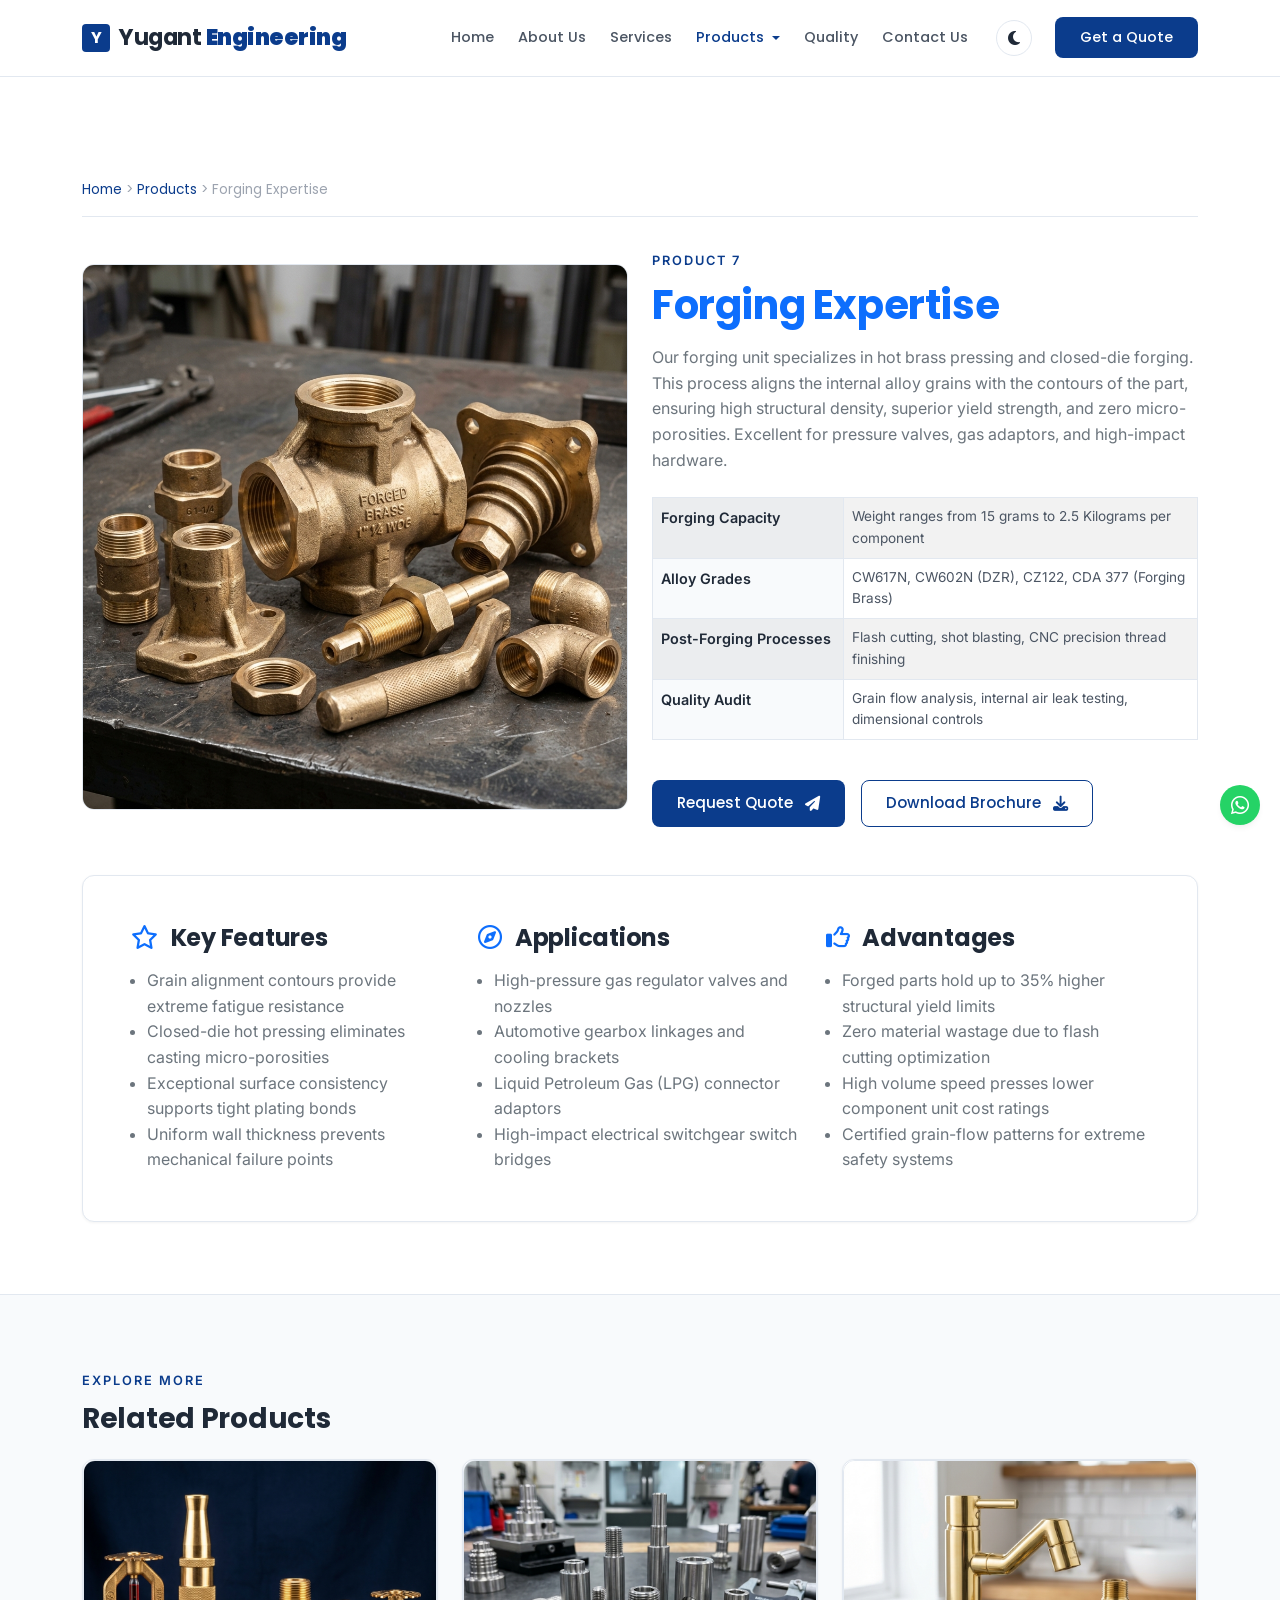
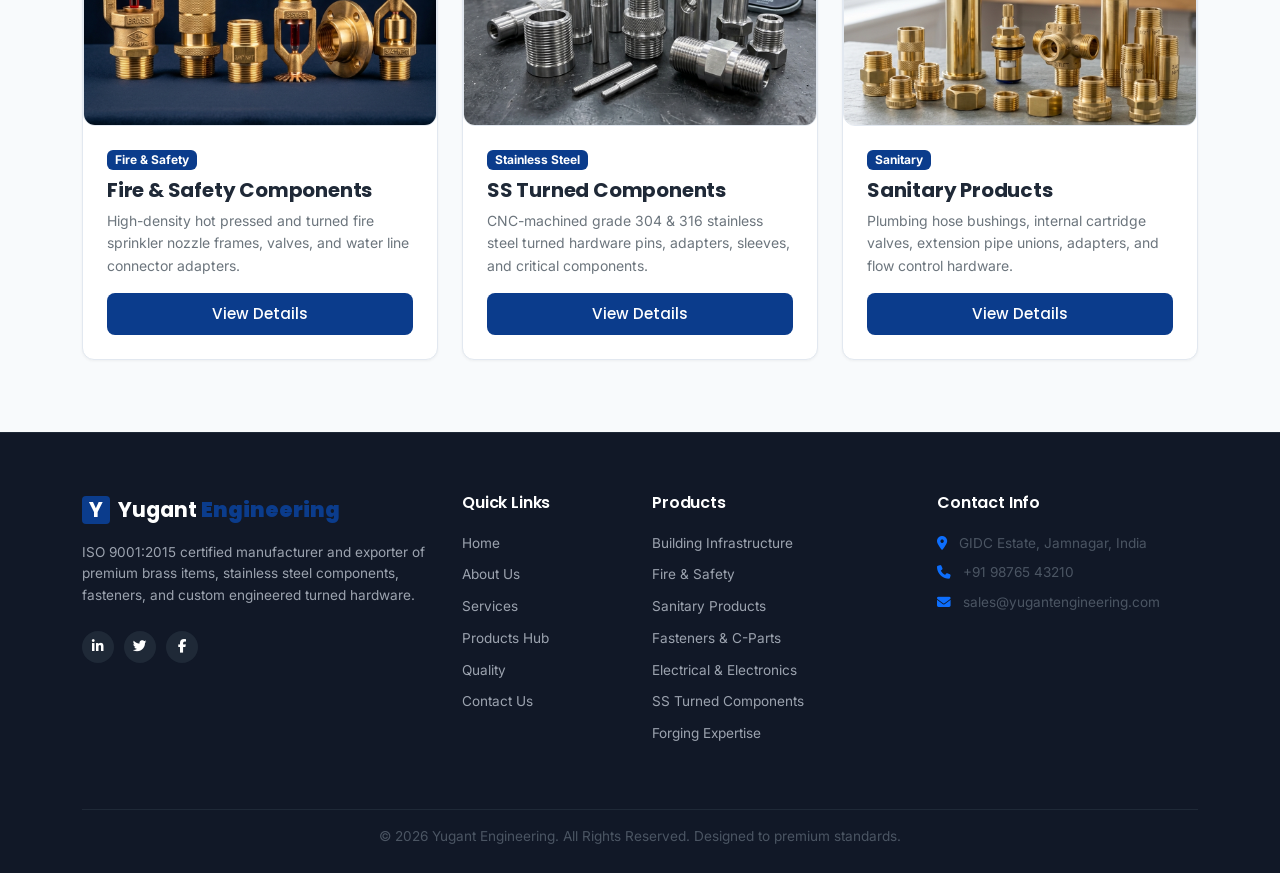
<file: product-forging.html>
<!DOCTYPE html>
<html lang="en" data-theme="light">
<head>
  <meta charset="UTF-8">
  <meta name="viewport" content="width=device-width, initial-scale=1.0">
  <title>Forging Expertise | Yugant Engineering</title>
  
  <!-- Bootstrap 5 CSS CDN -->
  <link href="https://cdn.jsdelivr.net/npm/bootstrap@5.3.0/dist/css/bootstrap.min.css" rel="stylesheet">
  
  <!-- Font Awesome 6 & Bootstrap Icons -->
  <link rel="stylesheet" href="https://cdnjs.cloudflare.com/ajax/libs/font-awesome/6.4.0/css/all.min.css">
  <link rel="stylesheet" href="https://cdn.jsdelivr.net/npm/bootstrap-icons@1.10.5/font/bootstrap-icons.css">
  
  <!-- Custom CSS -->
  <link rel="stylesheet" href="style.css">
</head>
<body>

  <!-- Scroll Progress Indicator -->
  <div id="scroll-progress"></div>

  <!-- Splash Screen Loader -->
  <div id="splash-loader">
    <div class="spinner-box"></div>
    <div class="loader-text">Yugant Engineering</div>
  </div>

  <!-- Sticky Navbar -->
  <nav class="navbar navbar-expand-lg navbar-custom">
    <div class="container">
      <a class="navbar-brand" href="index.html">
        <div class="logo-cube">Y</div>
        <span>Yugant <strong style="color: var(--primary);">Engineering</strong></span>
      </a>
      <button class="navbar-toggler" type="button" data-bs-toggle="collapse" data-bs-target="#navbarNav" aria-controls="navbarNav" aria-expanded="false" aria-label="Toggle navigation" style="border: none; outline: none;">
        <span class="navbar-toggler-icon"></span>
      </button>
      
      <div class="collapse navbar-collapse" id="navbarNav">
        <ul class="navbar-nav ms-auto align-items-lg-center">
          <li class="nav-item">
            <a class="nav-link" href="index.html">Home</a>
          </li>
          <li class="nav-item">
            <a class="nav-link" href="about.html">About Us</a>
          </li>
          <li class="nav-item">
            <a class="nav-link" href="services.html">Services</a>
          </li>
          
          <!-- Products Dropdown -->
          <li class="nav-item dropdown">
            <a class="nav-link dropdown-toggle active" href="products.html" id="productsDropdown" role="button" data-bs-toggle="dropdown" aria-expanded="false">
              Products
            </a>
            <ul class="dropdown-menu" aria-labelledby="productsDropdown">
              <li><a class="dropdown-item" href="product-infrastructure.html">Building Infrastructure</a></li>
              <li><a class="dropdown-item" href="product-firesafety.html">Fire & Safety Components</a></li>
              <li><a class="dropdown-item" href="product-sanitary.html">Sanitary Products</a></li>
              <li><a class="dropdown-item" href="product-fasteners.html">Fasteners & C-Parts</a></li>
              <li><a class="dropdown-item" href="product-electrical.html">Electrical & Electronics</a></li>
              <li><a class="dropdown-item" href="product-ssturned.html">SS Turned Components</a></li>
              <li><a class="dropdown-item active" href="product-forging.html">Forging Expertise</a></li>
              <li><hr class="dropdown-divider"></li>
              <li><a class="dropdown-item" href="products.html">All Products Hub</a></li>
            </ul>
          </li>
          
          <li class="nav-item">
            <a class="nav-link" href="quality.html">Quality</a>
          </li>
          <li class="nav-item">
            <a class="nav-link" href="contact.html">Contact Us</a>
          </li>
          
          <!-- Theme Toggle Button -->
          <li class="nav-item ms-lg-3 my-2 my-lg-0">
            <button id="theme-toggle" class="theme-toggle-btn" aria-label="Toggle dark mode">
              <i class="fas fa-moon"></i>
              <i class="fas fa-sun"></i>
            </button>
          </li>
          
          <!-- Navbar CTA -->
          <li class="nav-item ms-lg-2">
            <a href="contact.html" class="btn-premium btn-premium-primary py-2 px-4" style="font-size: 0.9rem;">
              Get a Quote
            </a>
          </li>
        </ul>
      </div>
    </div>
  </nav>

  <!-- ==========================================
       PRODUCT DETAIL BODY
       ========================================== -->
  <section class="py-5" style="padding-top: 140px !important;">
    <div class="container py-4">
      
      <!-- Breadcrumbs -->
      <div class="breadcrumb-nav reveal">
        <a href="index.html">Home</a> &gt; <a href="products.html">Products</a> &gt; <span class="active">Forging Expertise</span>
      </div>

      <div class="row align-items-center">
        <!-- Product Image -->
        <div class="col-lg-6 mb-5 mb-lg-0 reveal-left">
          <div class="product-detail-img-box">
            <img src="assets/prod_forging.png" alt="Forging Expertise" class="img-fluid w-100">
          </div>
        </div>
        
        <!-- Product Description -->
        <div class="col-lg-6 reveal-right">
          <span class="section-tag">Product 7</span>
          <h1 class="display-6 fw-bold text-primary mb-3">Forging Expertise</h1>
          <p class="text-secondary mb-4">
            Our forging unit specializes in hot brass pressing and closed-die forging. This process aligns the internal alloy grains with the contours of the part, ensuring high structural density, superior yield strength, and zero micro-porosities. Excellent for pressure valves, gas adaptors, and high-impact hardware.
          </p>
          
          <!-- Spec Table -->
          <div class="table-responsive mb-4">
            <table class="table table-bordered table-striped">
              <tbody>
                <tr>
                  <th style="width: 35%;">Forging Capacity</th>
                  <td>Weight ranges from 15 grams to 2.5 Kilograms per component</td>
                </tr>
                <tr>
                  <th>Alloy Grades</th>
                  <td>CW617N, CW602N (DZR), CZ122, CDA 377 (Forging Brass)</td>
                </tr>
                <tr>
                  <th>Post-Forging Processes</th>
                  <td>Flash cutting, shot blasting, CNC precision thread finishing</td>
                </tr>
                <tr>
                  <th>Quality Audit</th>
                  <td>Grain flow analysis, internal air leak testing, dimensional controls</td>
                </tr>
              </tbody>
            </table>
          </div>
          
          <div class="d-flex flex-wrap gap-3">
            <a href="contact.html" class="btn-premium btn-premium-primary">
              Request Quote <i class="fas fa-paper-plane ms-1"></i>
            </a>
            <a href="#" class="btn-premium btn-premium-outline brochure-download-btn" data-product="forging">
              Download Brochure <i class="fas fa-download ms-1"></i>
            </a>
          </div>
        </div>
      </div>

      <!-- Detail Info Cards -->
      <div class="row mt-5">
        <div class="col-12 reveal">
          <div class="glass-panel p-4 p-md-5">
            <div class="row g-4">
              <div class="col-md-4">
                <h4 class="fw-bold mb-3"><i class="fa-regular fa-star text-primary me-2"></i> Key Features</h4>
                <ul class="text-secondary ps-3 mb-0">
                  <li>Grain alignment contours provide extreme fatigue resistance</li>
                  <li>Closed-die hot pressing eliminates casting micro-porosities</li>
                  <li>Exceptional surface consistency supports tight plating bonds</li>
                  <li>Uniform wall thickness prevents mechanical failure points</li>
                </ul>
              </div>
              <div class="col-md-4">
                <h4 class="fw-bold mb-3"><i class="fa-regular fa-compass text-primary me-2"></i> Applications</h4>
                <ul class="text-secondary ps-3 mb-0">
                  <li>High-pressure gas regulator valves and nozzles</li>
                  <li>Automotive gearbox linkages and cooling brackets</li>
                  <li>Liquid Petroleum Gas (LPG) connector adaptors</li>
                  <li>High-impact electrical switchgear switch bridges</li>
                </ul>
              </div>
              <div class="col-md-4">
                <h4 class="fw-bold mb-3"><i class="fa-regular fa-thumbs-up text-primary me-2"></i> Advantages</h4>
                <ul class="text-secondary ps-3 mb-0">
                  <li>Forged parts hold up to 35% higher structural yield limits</li>
                  <li>Zero material wastage due to flash cutting optimization</li>
                  <li>High volume speed presses lower component unit cost ratings</li>
                  <li>Certified grain-flow patterns for extreme safety systems</li>
                </ul>
              </div>
            </div>
          </div>
        </div>
      </div>

    </div>
  </section>

  <!-- ==========================================
       RELATED PRODUCTS
       ========================================== -->
  <section class="py-5" style="border-top: 1px solid var(--border-color); background-color: var(--bg-secondary);">
    <div class="container py-4">
      <div class="mb-4 reveal">
        <span class="section-tag">Explore More</span>
        <h3 class="fw-bold">Related Products</h3>
      </div>
      <div class="row g-4 reveal-zoom">
        <!-- Related Item 1: Fire & Safety Components -->
        <div class="col-md-4">
          <div class="card glass-panel h-100 overflow-hidden">
            <div class="portfolio-img-box" style="aspect-ratio: 4/3;">
              <img src="assets/prod_fire_safety.png" alt="Fire & Safety Components" class="w-100 h-100 object-fit-cover">
            </div>
            <div class="card-body d-flex flex-column p-4">
              <span class="badge bg-primary align-self-start mb-2" style="font-size: 0.75rem; background-color: var(--primary) !important;">Fire & Safety</span>
              <h5 class="fw-bold mb-2">Fire & Safety Components</h5>
              <p class="text-secondary small flex-grow-1 mb-0">High-density hot pressed and turned fire sprinkler nozzle frames, valves, and water line connector adapters.</p>
              <a href="product-firesafety.html" class="btn-premium btn-premium-primary py-2 mt-3 justify-content-center">View Details</a>
            </div>
          </div>
        </div>
        <!-- Related Item 2: SS Turned Components -->
        <div class="col-md-4">
          <div class="card glass-panel h-100 overflow-hidden">
            <div class="portfolio-img-box" style="aspect-ratio: 4/3;">
              <img src="assets/prod_ss_turned.png" alt="SS Turned Components" class="w-100 h-100 object-fit-cover">
            </div>
            <div class="card-body d-flex flex-column p-4">
              <span class="badge bg-primary align-self-start mb-2" style="font-size: 0.75rem; background-color: var(--primary) !important;">Stainless Steel</span>
              <h5 class="fw-bold mb-2">SS Turned Components</h5>
              <p class="text-secondary small flex-grow-1 mb-0">CNC-machined grade 304 & 316 stainless steel turned hardware pins, adapters, sleeves, and critical components.</p>
              <a href="product-ssturned.html" class="btn-premium btn-premium-primary py-2 mt-3 justify-content-center">View Details</a>
            </div>
          </div>
        </div>
        <!-- Related Item 3: Sanitary Products -->
        <div class="col-md-4">
          <div class="card glass-panel h-100 overflow-hidden">
            <div class="portfolio-img-box" style="aspect-ratio: 4/3;">
              <img src="assets/prod_sanitary.png" alt="Sanitary Products" class="w-100 h-100 object-fit-cover">
            </div>
            <div class="card-body d-flex flex-column p-4">
              <span class="badge bg-primary align-self-start mb-2" style="font-size: 0.75rem; background-color: var(--primary) !important;">Sanitary</span>
              <h5 class="fw-bold mb-2">Sanitary Products</h5>
              <p class="text-secondary small flex-grow-1 mb-0">Plumbing hose bushings, internal cartridge valves, extension pipe unions, adapters, and flow control hardware.</p>
              <a href="product-sanitary.html" class="btn-premium btn-premium-primary py-2 mt-3 justify-content-center">View Details</a>
            </div>
          </div>
        </div>
      </div>
    </div>
  </section>

  <!-- ==========================================
       CLEAN FOOTER
       ========================================== -->
  <footer class="footer-section">
    <div class="container">
      <div class="row g-4">
        
        <!-- Company column -->
        <div class="col-lg-4 col-md-6">
          <div class="footer-logo">
            <div class="logo-cube">Y</div>
            <span>Yugant <strong style="color: var(--primary);">Engineering</strong></span>
          </div>
          <p class="mb-4 text-light-gray" style="color: #9CA3AF;">
            ISO 9001:2015 certified manufacturer and exporter of premium brass items, stainless steel components, fasteners, and custom engineered turned hardware.
          </p>
          <div class="footer-socials">
            <a href="#" class="footer-social-btn" aria-label="Follow us on LinkedIn"><i class="fab fa-linkedin-in"></i></a>
            <a href="#" class="footer-social-btn" aria-label="Follow us on Twitter"><i class="fab fa-twitter"></i></a>
            <a href="#" class="footer-social-btn" aria-label="Follow us on Facebook"><i class="fab fa-facebook-f"></i></a>
          </div>
        </div>
        
        <!-- Quick Links -->
        <div class="col-lg-2 col-md-6">
          <h4 class="text-white">Quick Links</h4>
          <ul class="footer-links list-unstyled">
            <li><a href="index.html">Home</a></li>
            <li><a href="about.html">About Us</a></li>
            <li><a href="services.html">Services</a></li>
            <li><a href="products.html">Products Hub</a></li>
            <li><a href="quality.html">Quality</a></li>
            <li><a href="contact.html">Contact Us</a></li>
          </ul>
        </div>
        
        <!-- Products Links -->
        <div class="col-lg-3 col-md-6">
          <h4 class="text-white">Products</h4>
          <ul class="footer-links list-unstyled">
            <li><a href="product-infrastructure.html">Building Infrastructure</a></li>
            <li><a href="product-firesafety.html">Fire & Safety</a></li>
            <li><a href="product-sanitary.html">Sanitary Products</a></li>
            <li><a href="product-fasteners.html">Fasteners & C-Parts</a></li>
            <li><a href="product-electrical.html">Electrical & Electronics</a></li>
            <li><a href="product-ssturned.html">SS Turned Components</a></li>
            <li><a href="product-forging.html">Forging Expertise</a></li>
          </ul>
        </div>
        
        <!-- Contact Information -->
        <div class="col-lg-3 col-md-6">
          <h4 class="text-white">Contact Info</h4>
          <p class="mb-2"><i class="fas fa-location-dot me-2 text-primary"></i> GIDC Estate, Jamnagar, India</p>
          <p class="mb-2"><i class="fas fa-phone me-2 text-primary"></i> +91 98765 43210</p>
          <p class="mb-2"><i class="fas fa-envelope me-2 text-primary"></i> sales@yugantengineering.com</p>
        </div>
      </div>
      
      <!-- Copyright -->
      <div class="footer-bottom text-center mt-5 pt-3" style="border-top: 1px solid #1F2937;">
        <p class="m-0 text-light-gray" style="font-size: 0.85rem;">
          &copy; 2026 Yugant Engineering. All Rights Reserved. Designed to premium standards.
        </p>
      </div>
    </div>
  </footer>

  <!-- Extra UI elements -->
  <button id="back-to-top" title="Go to top" aria-label="Back to top">
    <i class="fas fa-chevron-up"></i>
  </button>

  <a href="https://wa.me/919876543210?text=Hello%20Yugant%20Engineering%2C%20I%27m%20interested%20in%20Forging%20Expertise." class="whatsapp-float" target="_blank" rel="noopener" aria-label="Chat on WhatsApp" title="Chat on WhatsApp">
    <i class="fab fa-whatsapp"></i>
  </a>

  <!-- Bootstrap 5 Bundle JS CDN -->
  <script src="https://cdn.jsdelivr.net/npm/bootstrap@5.3.0/dist/js/bootstrap.bundle.min.js"></script>
  
  <!-- Custom JS -->
  <script src="script.js"></script>
</body>
</html>
</file>
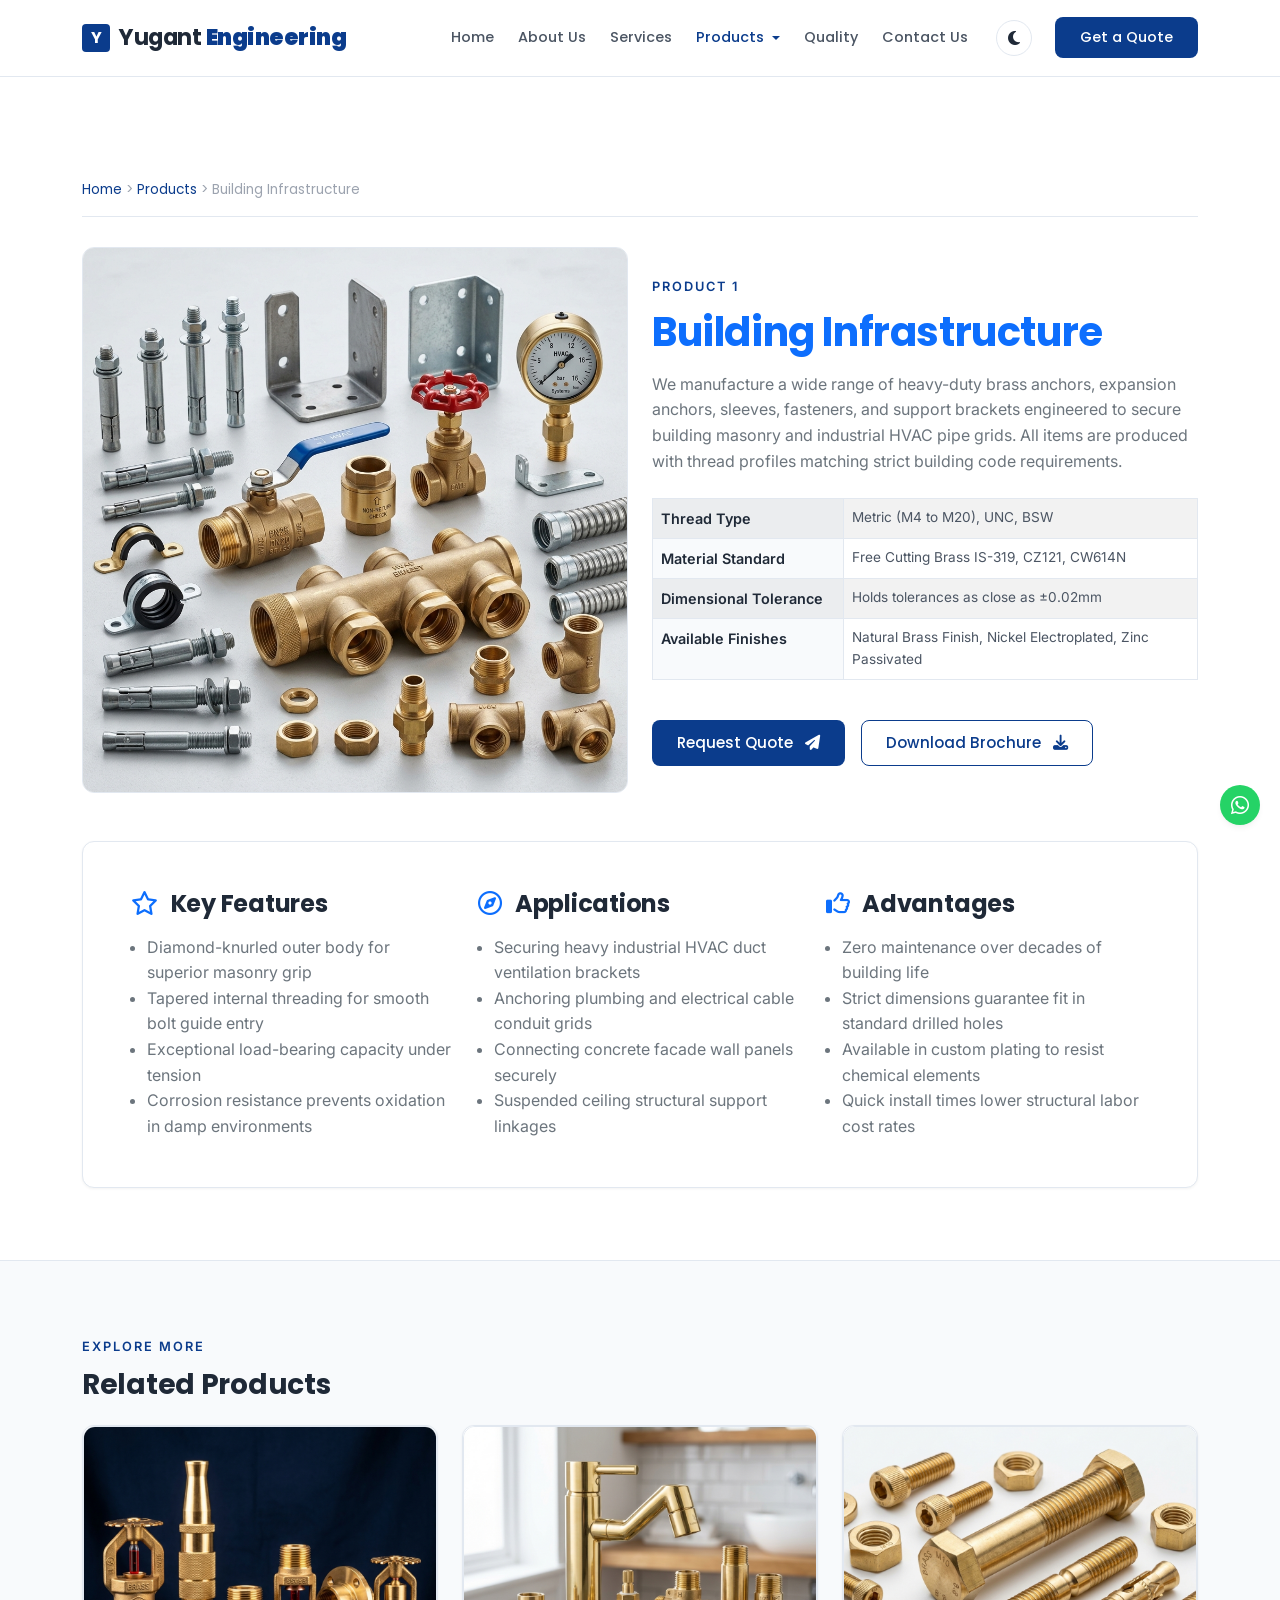
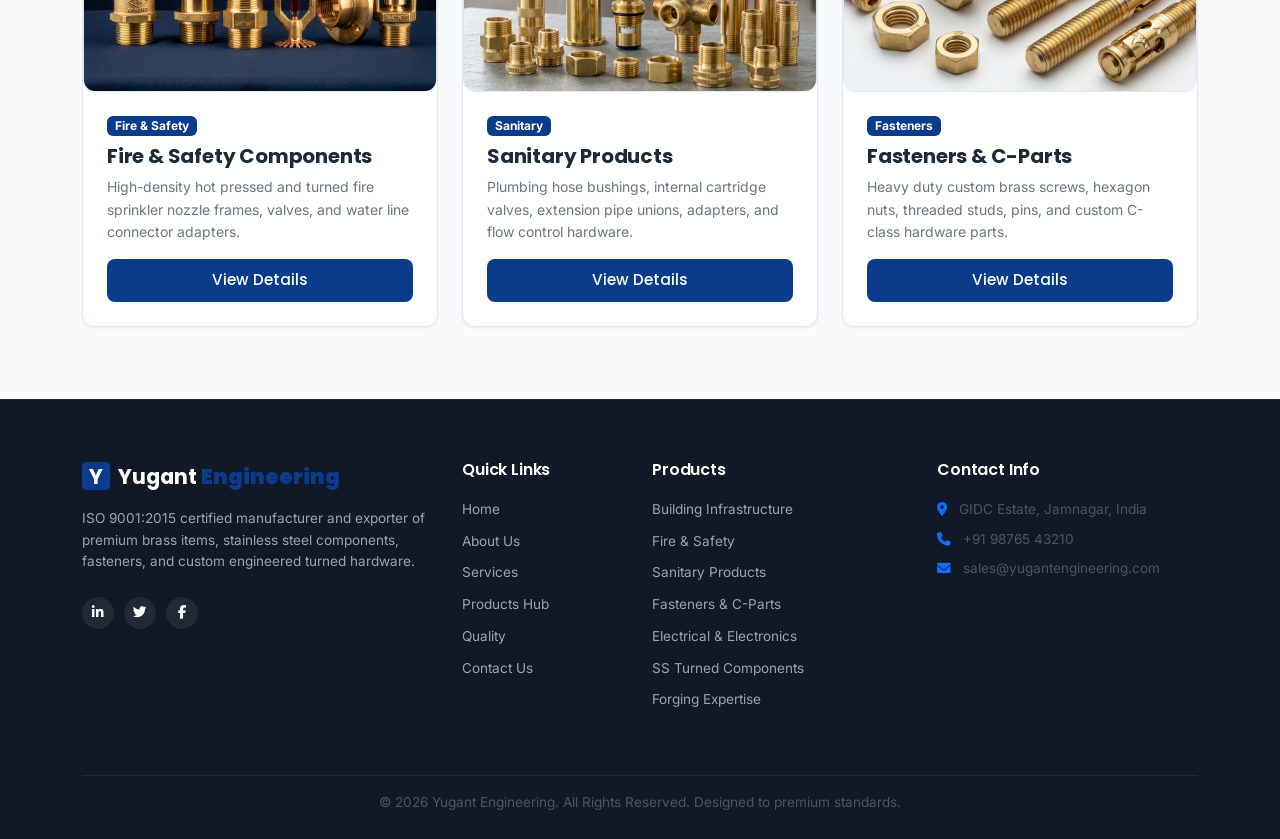
<file: product-infrastructure.html>
<!DOCTYPE html>
<html lang="en" data-theme="light">
<head>
  <meta charset="UTF-8">
  <meta name="viewport" content="width=device-width, initial-scale=1.0">
  <title>Building Infrastructure Components | Yugant Engineering</title>
  
  <!-- Bootstrap 5 CSS CDN -->
  <link href="https://cdn.jsdelivr.net/npm/bootstrap@5.3.0/dist/css/bootstrap.min.css" rel="stylesheet">
  
  <!-- Font Awesome 6 & Bootstrap Icons -->
  <link rel="stylesheet" href="https://cdnjs.cloudflare.com/ajax/libs/font-awesome/6.4.0/css/all.min.css">
  <link rel="stylesheet" href="https://cdn.jsdelivr.net/npm/bootstrap-icons@1.10.5/font/bootstrap-icons.css">
  
  <!-- Custom CSS -->
  <link rel="stylesheet" href="style.css">
</head>
<body>

  <!-- Scroll Progress Indicator -->
  <div id="scroll-progress"></div>

  <!-- Splash Screen Loader -->
  <div id="splash-loader">
    <div class="spinner-box"></div>
    <div class="loader-text">Yugant Engineering</div>
  </div>

  <!-- Sticky Navbar -->
  <nav class="navbar navbar-expand-lg navbar-custom">
    <div class="container">
      <a class="navbar-brand" href="index.html">
        <div class="logo-cube">Y</div>
        <span>Yugant <strong style="color: var(--primary);">Engineering</strong></span>
      </a>
      <button class="navbar-toggler" type="button" data-bs-toggle="collapse" data-bs-target="#navbarNav" aria-controls="navbarNav" aria-expanded="false" aria-label="Toggle navigation" style="border: none; outline: none;">
        <span class="navbar-toggler-icon"></span>
      </button>
      
      <div class="collapse navbar-collapse" id="navbarNav">
        <ul class="navbar-nav ms-auto align-items-lg-center">
          <li class="nav-item">
            <a class="nav-link" href="index.html">Home</a>
          </li>
          <li class="nav-item">
            <a class="nav-link" href="about.html">About Us</a>
          </li>
          <li class="nav-item">
            <a class="nav-link" href="services.html">Services</a>
          </li>
          
          <!-- Products Dropdown -->
          <li class="nav-item dropdown">
            <a class="nav-link dropdown-toggle active" href="products.html" id="productsDropdown" role="button" data-bs-toggle="dropdown" aria-expanded="false">
              Products
            </a>
            <ul class="dropdown-menu" aria-labelledby="productsDropdown">
              <li><a class="dropdown-item active" href="product-infrastructure.html">Building Infrastructure</a></li>
              <li><a class="dropdown-item" href="product-firesafety.html">Fire & Safety Components</a></li>
              <li><a class="dropdown-item" href="product-sanitary.html">Sanitary Products</a></li>
              <li><a class="dropdown-item" href="product-fasteners.html">Fasteners & C-Parts</a></li>
              <li><a class="dropdown-item" href="product-electrical.html">Electrical & Electronics</a></li>
              <li><a class="dropdown-item" href="product-ssturned.html">SS Turned Components</a></li>
              <li><a class="dropdown-item" href="product-forging.html">Forging Expertise</a></li>
              <li><hr class="dropdown-divider"></li>
              <li><a class="dropdown-item" href="products.html">All Products Hub</a></li>
            </ul>
          </li>
          
          <li class="nav-item">
            <a class="nav-link" href="quality.html">Quality</a>
          </li>
          <li class="nav-item">
            <a class="nav-link" href="contact.html">Contact Us</a>
          </li>
          
          <!-- Theme Toggle Button -->
          <li class="nav-item ms-lg-3 my-2 my-lg-0">
            <button id="theme-toggle" class="theme-toggle-btn" aria-label="Toggle dark mode">
              <i class="fas fa-moon"></i>
              <i class="fas fa-sun"></i>
            </button>
          </li>
          
          <!-- Navbar CTA -->
          <li class="nav-item ms-lg-2">
            <a href="contact.html" class="btn-premium btn-premium-primary py-2 px-4" style="font-size: 0.9rem;">
              Get a Quote
            </a>
          </li>
        </ul>
      </div>
    </div>
  </nav>

  <!-- ==========================================
       PRODUCT DETAIL BODY
       ========================================== -->
  <section class="py-5" style="padding-top: 140px !important;">
    <div class="container py-4">
      
      <!-- Breadcrumbs -->
      <div class="breadcrumb-nav reveal">
        <a href="index.html">Home</a> &gt; <a href="products.html">Products</a> &gt; <span class="active">Building Infrastructure</span>
      </div>

      <div class="row align-items-center">
        <!-- Product Image -->
        <div class="col-lg-6 mb-5 mb-lg-0 reveal-left">
          <div class="product-detail-img-box">
            <img src="assets/prod_infrastructure.png" alt="Building Infrastructure Components" class="img-fluid w-100">
          </div>
        </div>
        
        <!-- Product Description -->
        <div class="col-lg-6 reveal-right">
          <span class="section-tag">Product 1</span>
          <h1 class="display-6 fw-bold text-primary mb-3">Building Infrastructure</h1>
          <p class="text-secondary mb-4">
            We manufacture a wide range of heavy-duty brass anchors, expansion anchors, sleeves, fasteners, and support brackets engineered to secure building masonry and industrial HVAC pipe grids. All items are produced with thread profiles matching strict building code requirements.
          </p>
          
          <!-- Spec Table -->
          <div class="table-responsive mb-4">
            <table class="table table-bordered table-striped">
              <tbody>
                <tr>
                  <th style="width: 35%;">Thread Type</th>
                  <td>Metric (M4 to M20), UNC, BSW</td>
                </tr>
                <tr>
                  <th>Material Standard</th>
                  <td>Free Cutting Brass IS-319, CZ121, CW614N</td>
                </tr>
                <tr>
                  <th>Dimensional Tolerance</th>
                  <td>Holds tolerances as close as ±0.02mm</td>
                </tr>
                <tr>
                  <th>Available Finishes</th>
                  <td>Natural Brass Finish, Nickel Electroplated, Zinc Passivated</td>
                </tr>
              </tbody>
            </table>
          </div>
          
          <div class="d-flex flex-wrap gap-3">
            <a href="contact.html" class="btn-premium btn-premium-primary">
              Request Quote <i class="fas fa-paper-plane ms-1"></i>
            </a>
            <a href="#" class="btn-premium btn-premium-outline brochure-download-btn" data-product="infrastructure">
              Download Brochure <i class="fas fa-download ms-1"></i>
            </a>
          </div>
        </div>
      </div>

      <!-- Detail Info Cards -->
      <div class="row mt-5">
        <div class="col-12 reveal">
          <div class="glass-panel p-4 p-md-5">
            <div class="row g-4">
              <div class="col-md-4">
                <h4 class="fw-bold mb-3"><i class="fa-regular fa-star text-primary me-2"></i> Key Features</h4>
                <ul class="text-secondary ps-3 mb-0">
                  <li>Diamond-knurled outer body for superior masonry grip</li>
                  <li>Tapered internal threading for smooth bolt guide entry</li>
                  <li>Exceptional load-bearing capacity under tension</li>
                  <li>Corrosion resistance prevents oxidation in damp environments</li>
                </ul>
              </div>
              <div class="col-md-4">
                <h4 class="fw-bold mb-3"><i class="fa-regular fa-compass text-primary me-2"></i> Applications</h4>
                <ul class="text-secondary ps-3 mb-0">
                  <li>Securing heavy industrial HVAC duct ventilation brackets</li>
                  <li>Anchoring plumbing and electrical cable conduit grids</li>
                  <li>Connecting concrete facade wall panels securely</li>
                  <li>Suspended ceiling structural support linkages</li>
                </ul>
              </div>
              <div class="col-md-4">
                <h4 class="fw-bold mb-3"><i class="fa-regular fa-thumbs-up text-primary me-2"></i> Advantages</h4>
                <ul class="text-secondary ps-3 mb-0">
                  <li>Zero maintenance over decades of building life</li>
                  <li>Strict dimensions guarantee fit in standard drilled holes</li>
                  <li>Available in custom plating to resist chemical elements</li>
                  <li>Quick install times lower structural labor cost rates</li>
                </ul>
              </div>
            </div>
          </div>
        </div>
      </div>

    </div>
  </section>

  <!-- ==========================================
       RELATED PRODUCTS
       ========================================== -->
  <section class="py-5" style="border-top: 1px solid var(--border-color); background-color: var(--bg-secondary);">
    <div class="container py-4">
      <div class="mb-4 reveal">
        <span class="section-tag">Explore More</span>
        <h3 class="fw-bold">Related Products</h3>
      </div>
      <div class="row g-4 reveal-zoom">
        <!-- Related Item 1: Fire & Safety Components -->
        <div class="col-md-4">
          <div class="card glass-panel h-100 overflow-hidden">
            <div class="portfolio-img-box" style="aspect-ratio: 4/3;">
              <img src="assets/prod_fire_safety.png" alt="Fire & Safety Components" class="w-100 h-100 object-fit-cover">
            </div>
            <div class="card-body d-flex flex-column p-4">
              <span class="badge bg-primary align-self-start mb-2" style="font-size: 0.75rem; background-color: var(--primary) !important;">Fire & Safety</span>
              <h5 class="fw-bold mb-2">Fire & Safety Components</h5>
              <p class="text-secondary small flex-grow-1 mb-0">High-density hot pressed and turned fire sprinkler nozzle frames, valves, and water line connector adapters.</p>
              <a href="product-firesafety.html" class="btn-premium btn-premium-primary py-2 mt-3 justify-content-center">View Details</a>
            </div>
          </div>
        </div>
        <!-- Related Item 2: Sanitary Products -->
        <div class="col-md-4">
          <div class="card glass-panel h-100 overflow-hidden">
            <div class="portfolio-img-box" style="aspect-ratio: 4/3;">
              <img src="assets/prod_sanitary.png" alt="Sanitary Products" class="w-100 h-100 object-fit-cover">
            </div>
            <div class="card-body d-flex flex-column p-4">
              <span class="badge bg-primary align-self-start mb-2" style="font-size: 0.75rem; background-color: var(--primary) !important;">Sanitary</span>
              <h5 class="fw-bold mb-2">Sanitary Products</h5>
              <p class="text-secondary small flex-grow-1 mb-0">Plumbing hose bushings, internal cartridge valves, extension pipe unions, adapters, and flow control hardware.</p>
              <a href="product-sanitary.html" class="btn-premium btn-premium-primary py-2 mt-3 justify-content-center">View Details</a>
            </div>
          </div>
        </div>
        <!-- Related Item 3: Fasteners & C-Parts -->
        <div class="col-md-4">
          <div class="card glass-panel h-100 overflow-hidden">
            <div class="portfolio-img-box" style="aspect-ratio: 4/3;">
              <img src="assets/prod_fasteners.png" alt="Fasteners & C-Parts" class="w-100 h-100 object-fit-cover">
            </div>
            <div class="card-body d-flex flex-column p-4">
              <span class="badge bg-primary align-self-start mb-2" style="font-size: 0.75rem; background-color: var(--primary) !important;">Fasteners</span>
              <h5 class="fw-bold mb-2">Fasteners & C-Parts</h5>
              <p class="text-secondary small flex-grow-1 mb-0">Heavy duty custom brass screws, hexagon nuts, threaded studs, pins, and custom C-class hardware parts.</p>
              <a href="product-fasteners.html" class="btn-premium btn-premium-primary py-2 mt-3 justify-content-center">View Details</a>
            </div>
          </div>
        </div>
      </div>
    </div>
  </section>

  <!-- ==========================================
       CLEAN FOOTER
       ========================================== -->
  <footer class="footer-section">
    <div class="container">
      <div class="row g-4">
        
        <!-- Company column -->
        <div class="col-lg-4 col-md-6">
          <div class="footer-logo">
            <div class="logo-cube">Y</div>
            <span>Yugant <strong style="color: var(--primary);">Engineering</strong></span>
          </div>
          <p class="mb-4 text-light-gray" style="color: #9CA3AF;">
            ISO 9001:2015 certified manufacturer and exporter of premium brass items, stainless steel components, fasteners, and custom engineered turned hardware.
          </p>
          <div class="footer-socials">
            <a href="#" class="footer-social-btn" aria-label="Follow us on LinkedIn"><i class="fab fa-linkedin-in"></i></a>
            <a href="#" class="footer-social-btn" aria-label="Follow us on Twitter"><i class="fab fa-twitter"></i></a>
            <a href="#" class="footer-social-btn" aria-label="Follow us on Facebook"><i class="fab fa-facebook-f"></i></a>
          </div>
        </div>
        
        <!-- Quick Links -->
        <div class="col-lg-2 col-md-6">
          <h4 class="text-white">Quick Links</h4>
          <ul class="footer-links list-unstyled">
            <li><a href="index.html">Home</a></li>
            <li><a href="about.html">About Us</a></li>
            <li><a href="services.html">Services</a></li>
            <li><a href="products.html">Products Hub</a></li>
            <li><a href="quality.html">Quality</a></li>
            <li><a href="contact.html">Contact Us</a></li>
          </ul>
        </div>
        
        <!-- Products Links -->
        <div class="col-lg-3 col-md-6">
          <h4 class="text-white">Products</h4>
          <ul class="footer-links list-unstyled">
            <li><a href="product-infrastructure.html">Building Infrastructure</a></li>
            <li><a href="product-firesafety.html">Fire & Safety</a></li>
            <li><a href="product-sanitary.html">Sanitary Products</a></li>
            <li><a href="product-fasteners.html">Fasteners & C-Parts</a></li>
            <li><a href="product-electrical.html">Electrical & Electronics</a></li>
            <li><a href="product-ssturned.html">SS Turned Components</a></li>
            <li><a href="product-forging.html">Forging Expertise</a></li>
          </ul>
        </div>
        
        <!-- Contact Information -->
        <div class="col-lg-3 col-md-6">
          <h4 class="text-white">Contact Info</h4>
          <p class="mb-2"><i class="fas fa-location-dot me-2 text-primary"></i> GIDC Estate, Jamnagar, India</p>
          <p class="mb-2"><i class="fas fa-phone me-2 text-primary"></i> +91 98765 43210</p>
          <p class="mb-2"><i class="fas fa-envelope me-2 text-primary"></i> sales@yugantengineering.com</p>
        </div>
      </div>
      
      <!-- Copyright -->
      <div class="footer-bottom text-center mt-5 pt-3" style="border-top: 1px solid #1F2937;">
        <p class="m-0 text-light-gray" style="font-size: 0.85rem;">
          &copy; 2026 Yugant Engineering. All Rights Reserved. Designed to premium standards.
        </p>
      </div>
    </div>
  </footer>

  <!-- Extra UI elements -->
  <button id="back-to-top" title="Go to top" aria-label="Back to top">
    <i class="fas fa-chevron-up"></i>
  </button>

  <a href="https://wa.me/919876543210?text=Hello%20Yugant%20Engineering%2C%20I%27m%20interested%20in%20Building%20Infrastructure%20brass%20components." class="whatsapp-float" target="_blank" rel="noopener" aria-label="Chat on WhatsApp" title="Chat on WhatsApp">
    <i class="fab fa-whatsapp"></i>
  </a>

  <!-- Bootstrap 5 Bundle JS CDN -->
  <script src="https://cdn.jsdelivr.net/npm/bootstrap@5.3.0/dist/js/bootstrap.bundle.min.js"></script>
  
  <!-- Custom JS -->
  <script src="script.js"></script>
</body>
</html>
</file>
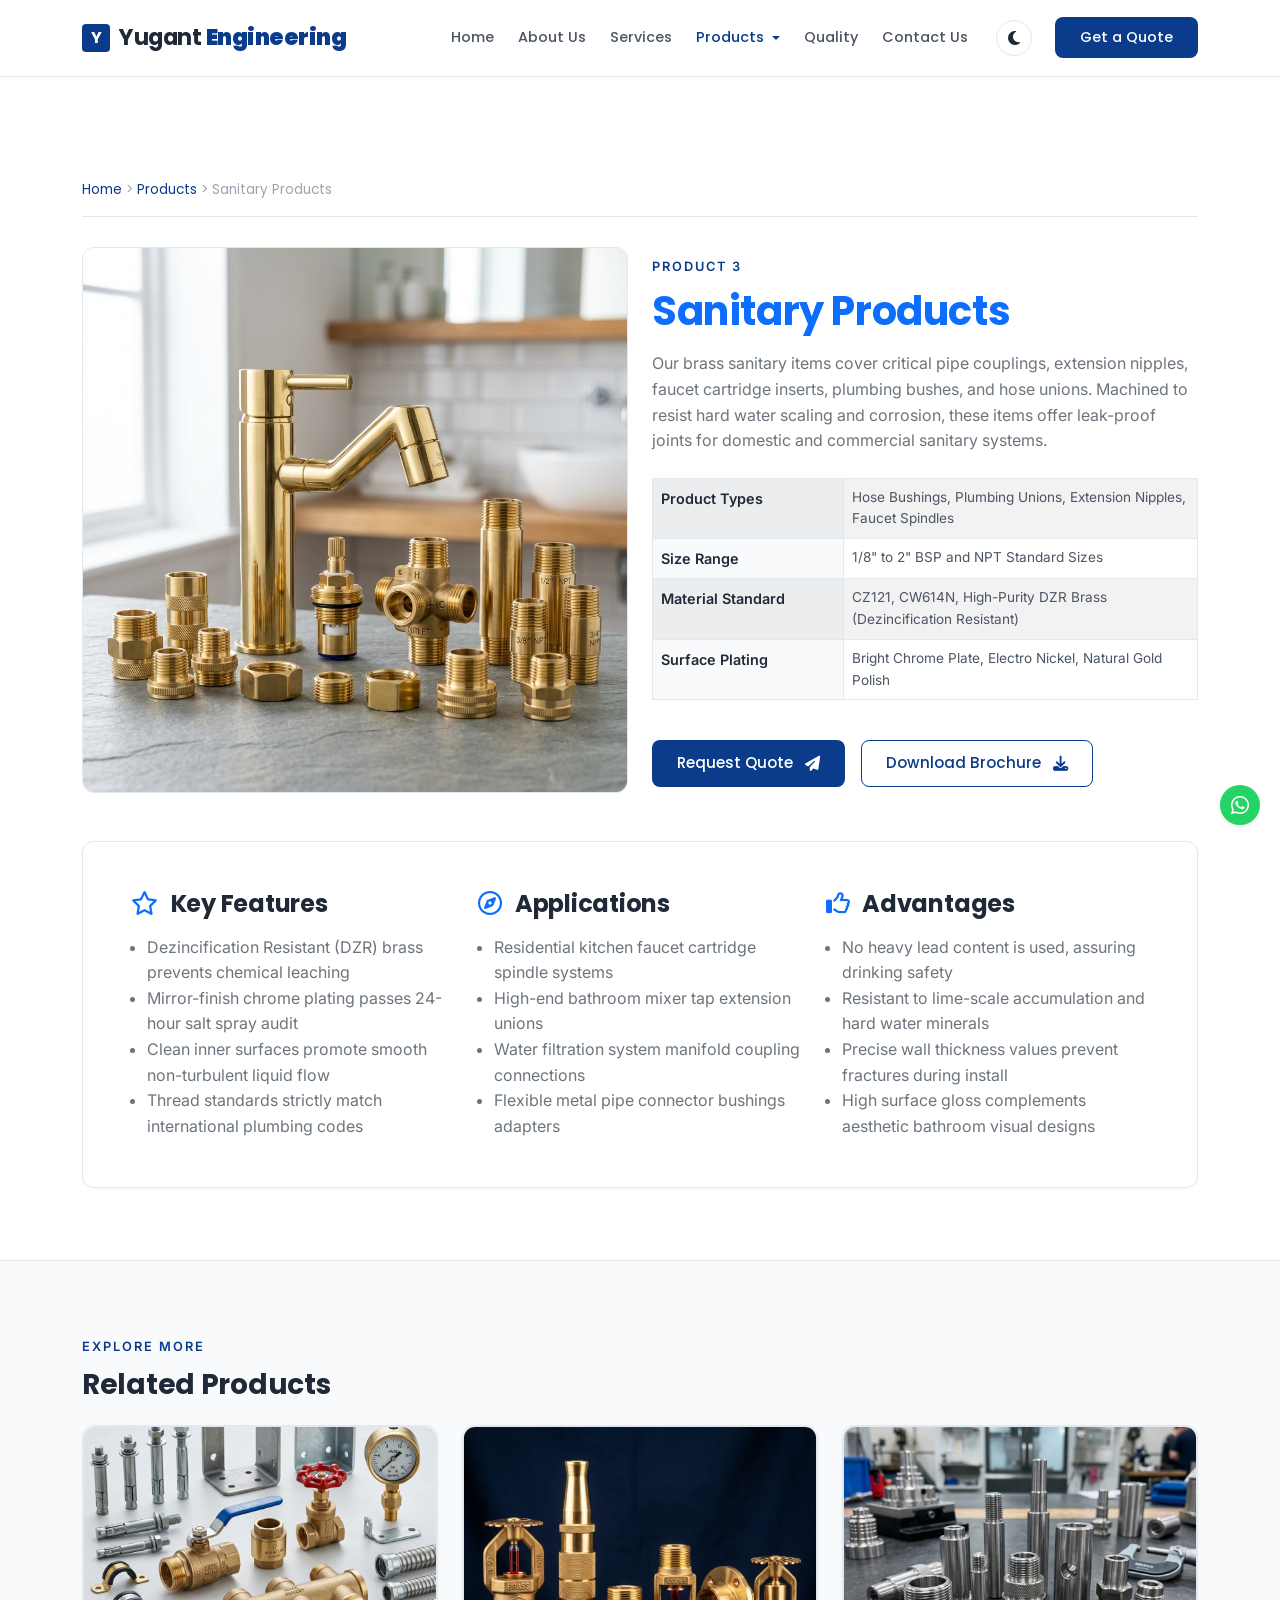
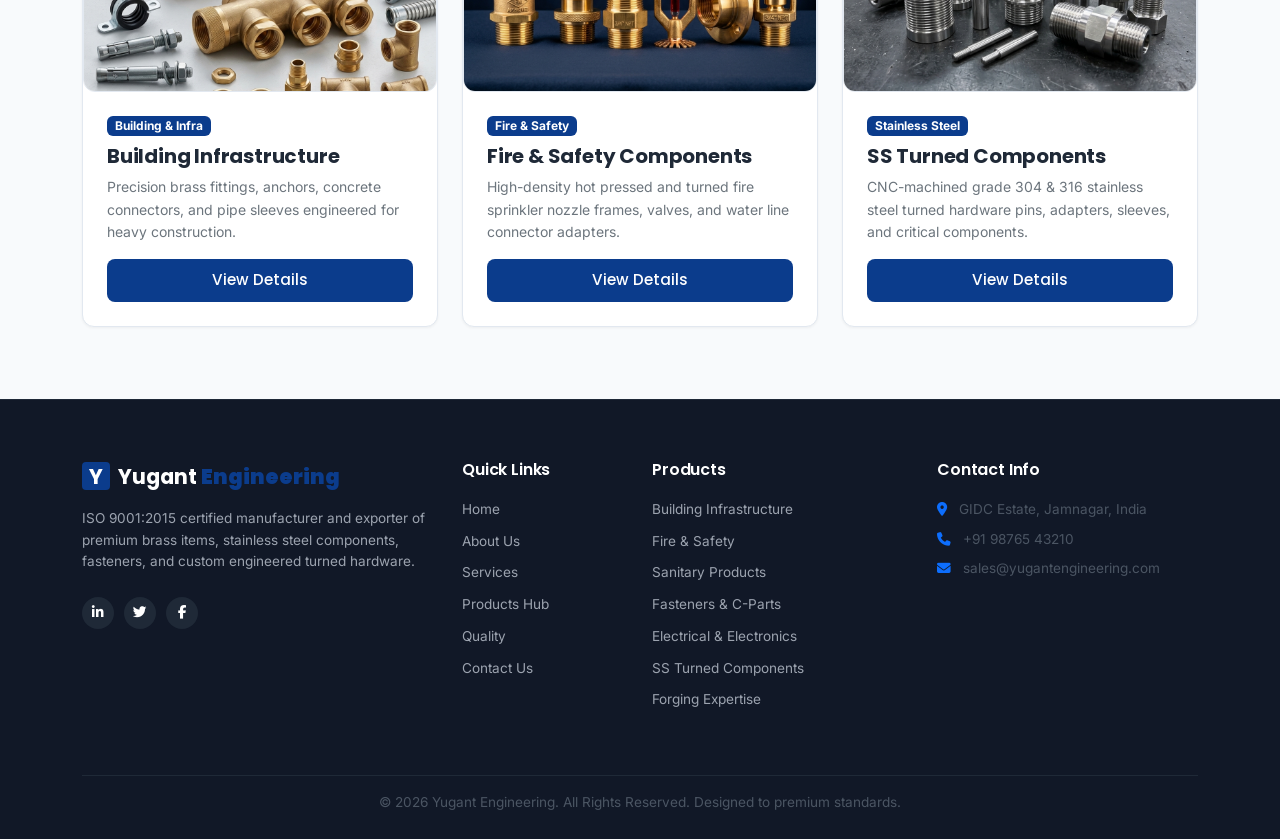
<file: product-sanitary.html>
<!DOCTYPE html>
<html lang="en" data-theme="light">
<head>
  <meta charset="UTF-8">
  <meta name="viewport" content="width=device-width, initial-scale=1.0">
  <title>Sanitary Products | Yugant Engineering</title>
  
  <!-- Bootstrap 5 CSS CDN -->
  <link href="https://cdn.jsdelivr.net/npm/bootstrap@5.3.0/dist/css/bootstrap.min.css" rel="stylesheet">
  
  <!-- Font Awesome 6 & Bootstrap Icons -->
  <link rel="stylesheet" href="https://cdnjs.cloudflare.com/ajax/libs/font-awesome/6.4.0/css/all.min.css">
  <link rel="stylesheet" href="https://cdn.jsdelivr.net/npm/bootstrap-icons@1.10.5/font/bootstrap-icons.css">
  
  <!-- Custom CSS -->
  <link rel="stylesheet" href="style.css">
</head>
<body>

  <!-- Scroll Progress Indicator -->
  <div id="scroll-progress"></div>

  <!-- Splash Screen Loader -->
  <div id="splash-loader">
    <div class="spinner-box"></div>
    <div class="loader-text">Yugant Engineering</div>
  </div>

  <!-- Sticky Navbar -->
  <nav class="navbar navbar-expand-lg navbar-custom">
    <div class="container">
      <a class="navbar-brand" href="index.html">
        <div class="logo-cube">Y</div>
        <span>Yugant <strong style="color: var(--primary);">Engineering</strong></span>
      </a>
      <button class="navbar-toggler" type="button" data-bs-toggle="collapse" data-bs-target="#navbarNav" aria-controls="navbarNav" aria-expanded="false" aria-label="Toggle navigation" style="border: none; outline: none;">
        <span class="navbar-toggler-icon"></span>
      </button>
      
      <div class="collapse navbar-collapse" id="navbarNav">
        <ul class="navbar-nav ms-auto align-items-lg-center">
          <li class="nav-item">
            <a class="nav-link" href="index.html">Home</a>
          </li>
          <li class="nav-item">
            <a class="nav-link" href="about.html">About Us</a>
          </li>
          <li class="nav-item">
            <a class="nav-link" href="services.html">Services</a>
          </li>
          
          <!-- Products Dropdown -->
          <li class="nav-item dropdown">
            <a class="nav-link dropdown-toggle active" href="products.html" id="productsDropdown" role="button" data-bs-toggle="dropdown" aria-expanded="false">
              Products
            </a>
            <ul class="dropdown-menu" aria-labelledby="productsDropdown">
              <li><a class="dropdown-item" href="product-infrastructure.html">Building Infrastructure</a></li>
              <li><a class="dropdown-item" href="product-firesafety.html">Fire & Safety Components</a></li>
              <li><a class="dropdown-item active" href="product-sanitary.html">Sanitary Products</a></li>
              <li><a class="dropdown-item" href="product-fasteners.html">Fasteners & C-Parts</a></li>
              <li><a class="dropdown-item" href="product-electrical.html">Electrical & Electronics</a></li>
              <li><a class="dropdown-item" href="product-ssturned.html">SS Turned Components</a></li>
              <li><a class="dropdown-item" href="product-forging.html">Forging Expertise</a></li>
              <li><hr class="dropdown-divider"></li>
              <li><a class="dropdown-item" href="products.html">All Products Hub</a></li>
            </ul>
          </li>
          
          <li class="nav-item">
            <a class="nav-link" href="quality.html">Quality</a>
          </li>
          <li class="nav-item">
            <a class="nav-link" href="contact.html">Contact Us</a>
          </li>
          
          <!-- Theme Toggle Button -->
          <li class="nav-item ms-lg-3 my-2 my-lg-0">
            <button id="theme-toggle" class="theme-toggle-btn" aria-label="Toggle dark mode">
              <i class="fas fa-moon"></i>
              <i class="fas fa-sun"></i>
            </button>
          </li>
          
          <!-- Navbar CTA -->
          <li class="nav-item ms-lg-2">
            <a href="contact.html" class="btn-premium btn-premium-primary py-2 px-4" style="font-size: 0.9rem;">
              Get a Quote
            </a>
          </li>
        </ul>
      </div>
    </div>
  </nav>

  <!-- ==========================================
       PRODUCT DETAIL BODY
       ========================================== -->
  <section class="py-5" style="padding-top: 140px !important;">
    <div class="container py-4">
      
      <!-- Breadcrumbs -->
      <div class="breadcrumb-nav reveal">
        <a href="index.html">Home</a> &gt; <a href="products.html">Products</a> &gt; <span class="active">Sanitary Products</span>
      </div>

      <div class="row align-items-center">
        <!-- Product Image -->
        <div class="col-lg-6 mb-5 mb-lg-0 reveal-left">
          <div class="product-detail-img-box">
            <img src="assets/prod_sanitary.png" alt="Sanitary Products" class="img-fluid w-100">
          </div>
        </div>
        
        <!-- Product Description -->
        <div class="col-lg-6 reveal-right">
          <span class="section-tag">Product 3</span>
          <h1 class="display-6 fw-bold text-primary mb-3">Sanitary Products</h1>
          <p class="text-secondary mb-4">
            Our brass sanitary items cover critical pipe couplings, extension nipples, faucet cartridge inserts, plumbing bushes, and hose unions. Machined to resist hard water scaling and corrosion, these items offer leak-proof joints for domestic and commercial sanitary systems.
          </p>
          
          <!-- Spec Table -->
          <div class="table-responsive mb-4">
            <table class="table table-bordered table-striped">
              <tbody>
                <tr>
                  <th style="width: 35%;">Product Types</th>
                  <td>Hose Bushings, Plumbing Unions, Extension Nipples, Faucet Spindles</td>
                </tr>
                <tr>
                  <th>Size Range</th>
                  <td>1/8" to 2" BSP and NPT Standard Sizes</td>
                </tr>
                <tr>
                  <th>Material Standard</th>
                  <td>CZ121, CW614N, High-Purity DZR Brass (Dezincification Resistant)</td>
                </tr>
                <tr>
                  <th>Surface Plating</th>
                  <td>Bright Chrome Plate, Electro Nickel, Natural Gold Polish</td>
                </tr>
              </tbody>
            </table>
          </div>
          
          <div class="d-flex flex-wrap gap-3">
            <a href="contact.html" class="btn-premium btn-premium-primary">
              Request Quote <i class="fas fa-paper-plane ms-1"></i>
            </a>
            <a href="#" class="btn-premium btn-premium-outline brochure-download-btn" data-product="sanitary">
              Download Brochure <i class="fas fa-download ms-1"></i>
            </a>
          </div>
        </div>
      </div>

      <!-- Detail Info Cards -->
      <div class="row mt-5">
        <div class="col-12 reveal">
          <div class="glass-panel p-4 p-md-5">
            <div class="row g-4">
              <div class="col-md-4">
                <h4 class="fw-bold mb-3"><i class="fa-regular fa-star text-primary me-2"></i> Key Features</h4>
                <ul class="text-secondary ps-3 mb-0">
                  <li>Dezincification Resistant (DZR) brass prevents chemical leaching</li>
                  <li>Mirror-finish chrome plating passes 24-hour salt spray audit</li>
                  <li>Clean inner surfaces promote smooth non-turbulent liquid flow</li>
                  <li>Thread standards strictly match international plumbing codes</li>
                </ul>
              </div>
              <div class="col-md-4">
                <h4 class="fw-bold mb-3"><i class="fa-regular fa-compass text-primary me-2"></i> Applications</h4>
                <ul class="text-secondary ps-3 mb-0">
                  <li>Residential kitchen faucet cartridge spindle systems</li>
                  <li>High-end bathroom mixer tap extension unions</li>
                  <li>Water filtration system manifold coupling connections</li>
                  <li>Flexible metal pipe connector bushings adapters</li>
                </ul>
              </div>
              <div class="col-md-4">
                <h4 class="fw-bold mb-3"><i class="fa-regular fa-thumbs-up text-primary me-2"></i> Advantages</h4>
                <ul class="text-secondary ps-3 mb-0">
                  <li>No heavy lead content is used, assuring drinking safety</li>
                  <li>Resistant to lime-scale accumulation and hard water minerals</li>
                  <li>Precise wall thickness values prevent fractures during install</li>
                  <li>High surface gloss complements aesthetic bathroom visual designs</li>
                </ul>
              </div>
            </div>
          </div>
        </div>
      </div>

    </div>
  </section>

  <!-- ==========================================
       RELATED PRODUCTS
       ========================================== -->
  <section class="py-5" style="border-top: 1px solid var(--border-color); background-color: var(--bg-secondary);">
    <div class="container py-4">
      <div class="mb-4 reveal">
        <span class="section-tag">Explore More</span>
        <h3 class="fw-bold">Related Products</h3>
      </div>
      <div class="row g-4 reveal-zoom">
        <!-- Related Item 1: Building Infrastructure -->
        <div class="col-md-4">
          <div class="card glass-panel h-100 overflow-hidden">
            <div class="portfolio-img-box" style="aspect-ratio: 4/3;">
              <img src="assets/prod_infrastructure.png" alt="Building Infrastructure" class="w-100 h-100 object-fit-cover">
            </div>
            <div class="card-body d-flex flex-column p-4">
              <span class="badge bg-primary align-self-start mb-2" style="font-size: 0.75rem; background-color: var(--primary) !important;">Building & Infra</span>
              <h5 class="fw-bold mb-2">Building Infrastructure</h5>
              <p class="text-secondary small flex-grow-1 mb-0">Precision brass fittings, anchors, concrete connectors, and pipe sleeves engineered for heavy construction.</p>
              <a href="product-infrastructure.html" class="btn-premium btn-premium-primary py-2 mt-3 justify-content-center">View Details</a>
            </div>
          </div>
        </div>
        <!-- Related Item 2: Fire & Safety Components -->
        <div class="col-md-4">
          <div class="card glass-panel h-100 overflow-hidden">
            <div class="portfolio-img-box" style="aspect-ratio: 4/3;">
              <img src="assets/prod_fire_safety.png" alt="Fire & Safety Components" class="w-100 h-100 object-fit-cover">
            </div>
            <div class="card-body d-flex flex-column p-4">
              <span class="badge bg-primary align-self-start mb-2" style="font-size: 0.75rem; background-color: var(--primary) !important;">Fire & Safety</span>
              <h5 class="fw-bold mb-2">Fire & Safety Components</h5>
              <p class="text-secondary small flex-grow-1 mb-0">High-density hot pressed and turned fire sprinkler nozzle frames, valves, and water line connector adapters.</p>
              <a href="product-firesafety.html" class="btn-premium btn-premium-primary py-2 mt-3 justify-content-center">View Details</a>
            </div>
          </div>
        </div>
        <!-- Related Item 3: SS Turned Components -->
        <div class="col-md-4">
          <div class="card glass-panel h-100 overflow-hidden">
            <div class="portfolio-img-box" style="aspect-ratio: 4/3;">
              <img src="assets/prod_ss_turned.png" alt="SS Turned Components" class="w-100 h-100 object-fit-cover">
            </div>
            <div class="card-body d-flex flex-column p-4">
              <span class="badge bg-primary align-self-start mb-2" style="font-size: 0.75rem; background-color: var(--primary) !important;">Stainless Steel</span>
              <h5 class="fw-bold mb-2">SS Turned Components</h5>
              <p class="text-secondary small flex-grow-1 mb-0">CNC-machined grade 304 & 316 stainless steel turned hardware pins, adapters, sleeves, and critical components.</p>
              <a href="product-ssturned.html" class="btn-premium btn-premium-primary py-2 mt-3 justify-content-center">View Details</a>
            </div>
          </div>
        </div>
      </div>
    </div>
  </section>

  <!-- ==========================================
       CLEAN FOOTER
       ========================================== -->
  <footer class="footer-section">
    <div class="container">
      <div class="row g-4">
        
        <!-- Company column -->
        <div class="col-lg-4 col-md-6">
          <div class="footer-logo">
            <div class="logo-cube">Y</div>
            <span>Yugant <strong style="color: var(--primary);">Engineering</strong></span>
          </div>
          <p class="mb-4 text-light-gray" style="color: #9CA3AF;">
            ISO 9001:2015 certified manufacturer and exporter of premium brass items, stainless steel components, fasteners, and custom engineered turned hardware.
          </p>
          <div class="footer-socials">
            <a href="#" class="footer-social-btn" aria-label="Follow us on LinkedIn"><i class="fab fa-linkedin-in"></i></a>
            <a href="#" class="footer-social-btn" aria-label="Follow us on Twitter"><i class="fab fa-twitter"></i></a>
            <a href="#" class="footer-social-btn" aria-label="Follow us on Facebook"><i class="fab fa-facebook-f"></i></a>
          </div>
        </div>
        
        <!-- Quick Links -->
        <div class="col-lg-2 col-md-6">
          <h4 class="text-white">Quick Links</h4>
          <ul class="footer-links list-unstyled">
            <li><a href="index.html">Home</a></li>
            <li><a href="about.html">About Us</a></li>
            <li><a href="services.html">Services</a></li>
            <li><a href="products.html">Products Hub</a></li>
            <li><a href="quality.html">Quality</a></li>
            <li><a href="contact.html">Contact Us</a></li>
          </ul>
        </div>
        
        <!-- Products Links -->
        <div class="col-lg-3 col-md-6">
          <h4 class="text-white">Products</h4>
          <ul class="footer-links list-unstyled">
            <li><a href="product-infrastructure.html">Building Infrastructure</a></li>
            <li><a href="product-firesafety.html">Fire & Safety</a></li>
            <li><a href="product-sanitary.html">Sanitary Products</a></li>
            <li><a href="product-fasteners.html">Fasteners & C-Parts</a></li>
            <li><a href="product-electrical.html">Electrical & Electronics</a></li>
            <li><a href="product-ssturned.html">SS Turned Components</a></li>
            <li><a href="product-forging.html">Forging Expertise</a></li>
          </ul>
        </div>
        
        <!-- Contact Information -->
        <div class="col-lg-3 col-md-6">
          <h4 class="text-white">Contact Info</h4>
          <p class="mb-2"><i class="fas fa-location-dot me-2 text-primary"></i> GIDC Estate, Jamnagar, India</p>
          <p class="mb-2"><i class="fas fa-phone me-2 text-primary"></i> +91 98765 43210</p>
          <p class="mb-2"><i class="fas fa-envelope me-2 text-primary"></i> sales@yugantengineering.com</p>
        </div>
      </div>
      
      <!-- Copyright -->
      <div class="footer-bottom text-center mt-5 pt-3" style="border-top: 1px solid #1F2937;">
        <p class="m-0 text-light-gray" style="font-size: 0.85rem;">
          &copy; 2026 Yugant Engineering. All Rights Reserved. Designed to premium standards.
        </p>
      </div>
    </div>
  </footer>

  <!-- Extra UI elements -->
  <button id="back-to-top" title="Go to top" aria-label="Back to top">
    <i class="fas fa-chevron-up"></i>
  </button>

  <a href="https://wa.me/919876543210?text=Hello%20Yugant%20Engineering%2C%20I%27m%20interested%20in%20Sanitary%20brass%20products." class="whatsapp-float" target="_blank" rel="noopener" aria-label="Chat on WhatsApp" title="Chat on WhatsApp">
    <i class="fab fa-whatsapp"></i>
  </a>

  <!-- Bootstrap 5 Bundle JS CDN -->
  <script src="https://cdn.jsdelivr.net/npm/bootstrap@5.3.0/dist/js/bootstrap.bundle.min.js"></script>
  
  <!-- Custom JS -->
  <script src="script.js"></script>
</body>
</html>
</file>
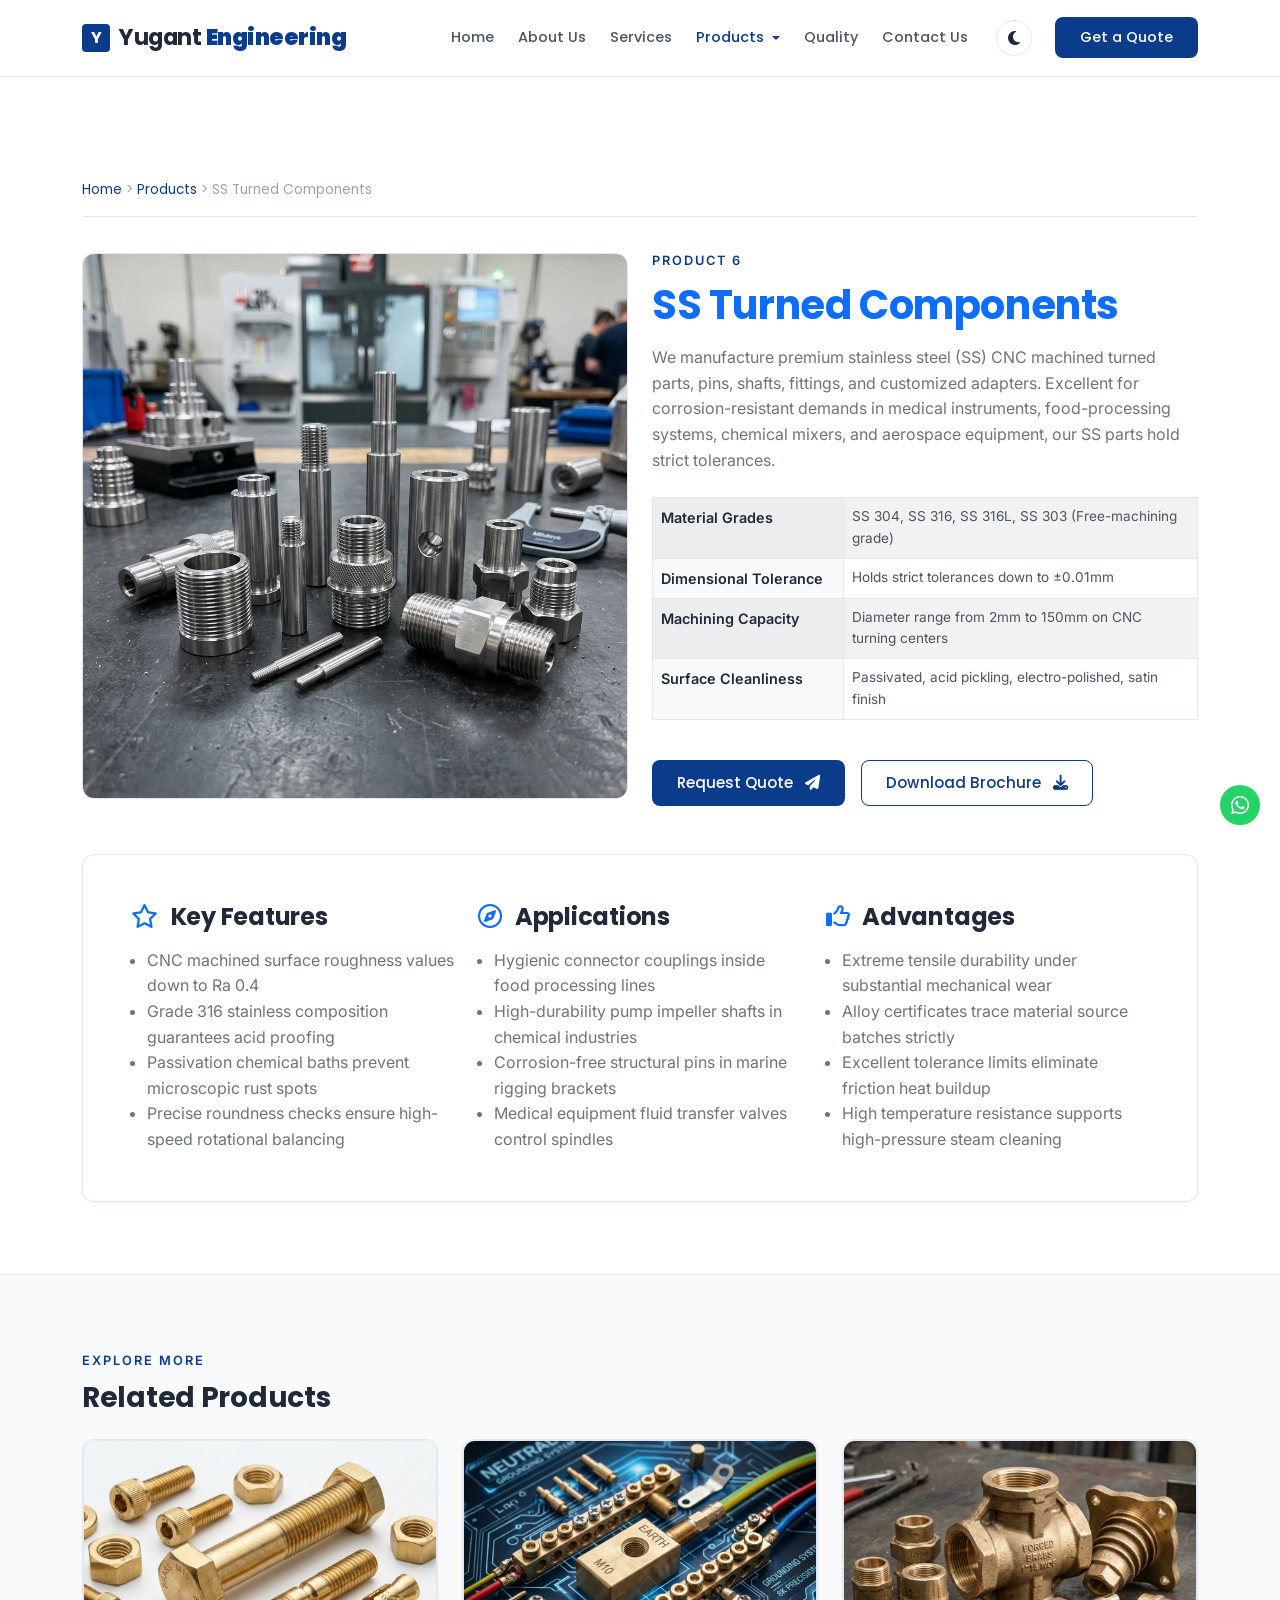
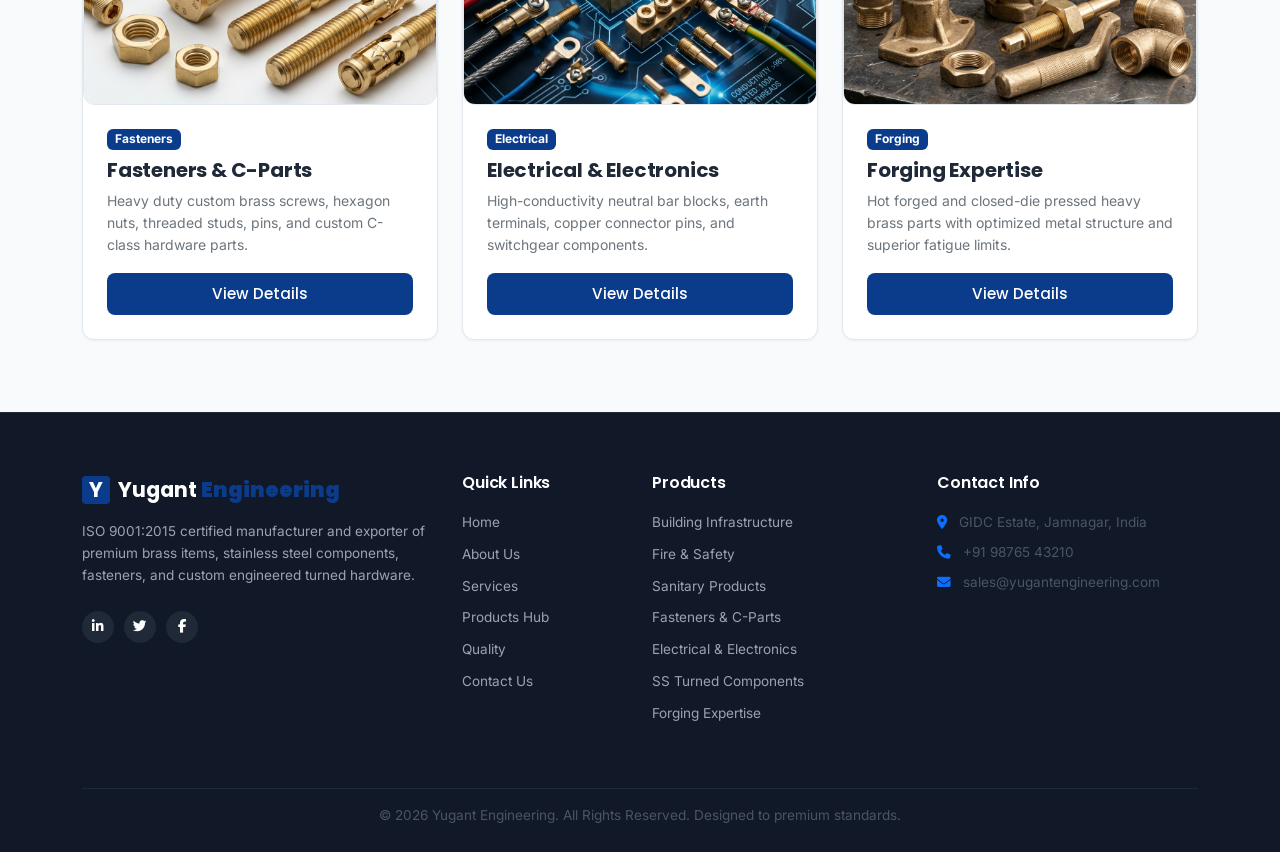
<file: product-ssturned.html>
<!DOCTYPE html>
<html lang="en" data-theme="light">
<head>
  <meta charset="UTF-8">
  <meta name="viewport" content="width=device-width, initial-scale=1.0">
  <title>SS Turned Components | Yugant Engineering</title>
  
  <!-- Bootstrap 5 CSS CDN -->
  <link href="https://cdn.jsdelivr.net/npm/bootstrap@5.3.0/dist/css/bootstrap.min.css" rel="stylesheet">
  
  <!-- Font Awesome 6 & Bootstrap Icons -->
  <link rel="stylesheet" href="https://cdnjs.cloudflare.com/ajax/libs/font-awesome/6.4.0/css/all.min.css">
  <link rel="stylesheet" href="https://cdn.jsdelivr.net/npm/bootstrap-icons@1.10.5/font/bootstrap-icons.css">
  
  <!-- Custom CSS -->
  <link rel="stylesheet" href="style.css">
</head>
<body>

  <!-- Scroll Progress Indicator -->
  <div id="scroll-progress"></div>

  <!-- Splash Screen Loader -->
  <div id="splash-loader">
    <div class="spinner-box"></div>
    <div class="loader-text">Yugant Engineering</div>
  </div>

  <!-- Sticky Navbar -->
  <nav class="navbar navbar-expand-lg navbar-custom">
    <div class="container">
      <a class="navbar-brand" href="index.html">
        <div class="logo-cube">Y</div>
        <span>Yugant <strong style="color: var(--primary);">Engineering</strong></span>
      </a>
      <button class="navbar-toggler" type="button" data-bs-toggle="collapse" data-bs-target="#navbarNav" aria-controls="navbarNav" aria-expanded="false" aria-label="Toggle navigation" style="border: none; outline: none;">
        <span class="navbar-toggler-icon"></span>
      </button>
      
      <div class="collapse navbar-collapse" id="navbarNav">
        <ul class="navbar-nav ms-auto align-items-lg-center">
          <li class="nav-item">
            <a class="nav-link" href="index.html">Home</a>
          </li>
          <li class="nav-item">
            <a class="nav-link" href="about.html">About Us</a>
          </li>
          <li class="nav-item">
            <a class="nav-link" href="services.html">Services</a>
          </li>
          
          <!-- Products Dropdown -->
          <li class="nav-item dropdown">
            <a class="nav-link dropdown-toggle active" href="products.html" id="productsDropdown" role="button" data-bs-toggle="dropdown" aria-expanded="false">
              Products
            </a>
            <ul class="dropdown-menu" aria-labelledby="productsDropdown">
              <li><a class="dropdown-item" href="product-infrastructure.html">Building Infrastructure</a></li>
              <li><a class="dropdown-item" href="product-firesafety.html">Fire & Safety Components</a></li>
              <li><a class="dropdown-item" href="product-sanitary.html">Sanitary Products</a></li>
              <li><a class="dropdown-item" href="product-fasteners.html">Fasteners & C-Parts</a></li>
              <li><a class="dropdown-item" href="product-electrical.html">Electrical & Electronics</a></li>
              <li><a class="dropdown-item active" href="product-ssturned.html">SS Turned Components</a></li>
              <li><a class="dropdown-item" href="product-forging.html">Forging Expertise</a></li>
              <li><hr class="dropdown-divider"></li>
              <li><a class="dropdown-item" href="products.html">All Products Hub</a></li>
            </ul>
          </li>
          
          <li class="nav-item">
            <a class="nav-link" href="quality.html">Quality</a>
          </li>
          <li class="nav-item">
            <a class="nav-link" href="contact.html">Contact Us</a>
          </li>
          
          <!-- Theme Toggle Button -->
          <li class="nav-item ms-lg-3 my-2 my-lg-0">
            <button id="theme-toggle" class="theme-toggle-btn" aria-label="Toggle dark mode">
              <i class="fas fa-moon"></i>
              <i class="fas fa-sun"></i>
            </button>
          </li>
          
          <!-- Navbar CTA -->
          <li class="nav-item ms-lg-2">
            <a href="contact.html" class="btn-premium btn-premium-primary py-2 px-4" style="font-size: 0.9rem;">
              Get a Quote
            </a>
          </li>
        </ul>
      </div>
    </div>
  </nav>

  <!-- ==========================================
       PRODUCT DETAIL BODY
       ========================================== -->
  <section class="py-5" style="padding-top: 140px !important;">
    <div class="container py-4">
      
      <!-- Breadcrumbs -->
      <div class="breadcrumb-nav reveal">
        <a href="index.html">Home</a> &gt; <a href="products.html">Products</a> &gt; <span class="active">SS Turned Components</span>
      </div>

      <div class="row align-items-center">
        <!-- Product Image -->
        <div class="col-lg-6 mb-5 mb-lg-0 reveal-left">
          <div class="product-detail-img-box">
            <img src="assets/prod_ss_turned.png" alt="SS Turned Components" class="img-fluid w-100">
          </div>
        </div>
        
        <!-- Product Description -->
        <div class="col-lg-6 reveal-right">
          <span class="section-tag">Product 6</span>
          <h1 class="display-6 fw-bold text-primary mb-3">SS Turned Components</h1>
          <p class="text-secondary mb-4">
            We manufacture premium stainless steel (SS) CNC machined turned parts, pins, shafts, fittings, and customized adapters. Excellent for corrosion-resistant demands in medical instruments, food-processing systems, chemical mixers, and aerospace equipment, our SS parts hold strict tolerances.
          </p>
          
          <!-- Spec Table -->
          <div class="table-responsive mb-4">
            <table class="table table-bordered table-striped">
              <tbody>
                <tr>
                  <th style="width: 35%;">Material Grades</th>
                  <td>SS 304, SS 316, SS 316L, SS 303 (Free-machining grade)</td>
                </tr>
                <tr>
                  <th>Dimensional Tolerance</th>
                  <td>Holds strict tolerances down to ±0.01mm</td>
                </tr>
                <tr>
                  <th>Machining Capacity</th>
                  <td>Diameter range from 2mm to 150mm on CNC turning centers</td>
                </tr>
                <tr>
                  <th>Surface Cleanliness</th>
                  <td>Passivated, acid pickling, electro-polished, satin finish</td>
                </tr>
              </tbody>
            </table>
          </div>
          
          <div class="d-flex flex-wrap gap-3">
            <a href="contact.html" class="btn-premium btn-premium-primary">
              Request Quote <i class="fas fa-paper-plane ms-1"></i>
            </a>
            <a href="#" class="btn-premium btn-premium-outline brochure-download-btn" data-product="ssturned">
              Download Brochure <i class="fas fa-download ms-1"></i>
            </a>
          </div>
        </div>
      </div>

      <!-- Detail Info Cards -->
      <div class="row mt-5">
        <div class="col-12 reveal">
          <div class="glass-panel p-4 p-md-5">
            <div class="row g-4">
              <div class="col-md-4">
                <h4 class="fw-bold mb-3"><i class="fa-regular fa-star text-primary me-2"></i> Key Features</h4>
                <ul class="text-secondary ps-3 mb-0">
                  <li>CNC machined surface roughness values down to Ra 0.4</li>
                  <li>Grade 316 stainless composition guarantees acid proofing</li>
                  <li>Passivation chemical baths prevent microscopic rust spots</li>
                  <li>Precise roundness checks ensure high-speed rotational balancing</li>
                </ul>
              </div>
              <div class="col-md-4">
                <h4 class="fw-bold mb-3"><i class="fa-regular fa-compass text-primary me-2"></i> Applications</h4>
                <ul class="text-secondary ps-3 mb-0">
                  <li>Hygienic connector couplings inside food processing lines</li>
                  <li>High-durability pump impeller shafts in chemical industries</li>
                  <li>Corrosion-free structural pins in marine rigging brackets</li>
                  <li>Medical equipment fluid transfer valves control spindles</li>
                </ul>
              </div>
              <div class="col-md-4">
                <h4 class="fw-bold mb-3"><i class="fa-regular fa-thumbs-up text-primary me-2"></i> Advantages</h4>
                <ul class="text-secondary ps-3 mb-0">
                  <li>Extreme tensile durability under substantial mechanical wear</li>
                  <li>Alloy certificates trace material source batches strictly</li>
                  <li>Excellent tolerance limits eliminate friction heat buildup</li>
                  <li>High temperature resistance supports high-pressure steam cleaning</li>
                </ul>
              </div>
            </div>
          </div>
        </div>
      </div>

    </div>
  </section>

  <!-- ==========================================
       RELATED PRODUCTS
       ========================================== -->
  <section class="py-5" style="border-top: 1px solid var(--border-color); background-color: var(--bg-secondary);">
    <div class="container py-4">
      <div class="mb-4 reveal">
        <span class="section-tag">Explore More</span>
        <h3 class="fw-bold">Related Products</h3>
      </div>
      <div class="row g-4 reveal-zoom">
        <!-- Related Item 1: Fasteners & C-Parts -->
        <div class="col-md-4">
          <div class="card glass-panel h-100 overflow-hidden">
            <div class="portfolio-img-box" style="aspect-ratio: 4/3;">
              <img src="assets/prod_fasteners.png" alt="Fasteners & C-Parts" class="w-100 h-100 object-fit-cover">
            </div>
            <div class="card-body d-flex flex-column p-4">
              <span class="badge bg-primary align-self-start mb-2" style="font-size: 0.75rem; background-color: var(--primary) !important;">Fasteners</span>
              <h5 class="fw-bold mb-2">Fasteners & C-Parts</h5>
              <p class="text-secondary small flex-grow-1 mb-0">Heavy duty custom brass screws, hexagon nuts, threaded studs, pins, and custom C-class hardware parts.</p>
              <a href="product-fasteners.html" class="btn-premium btn-premium-primary py-2 mt-3 justify-content-center">View Details</a>
            </div>
          </div>
        </div>
        <!-- Related Item 2: Electrical & Electronics -->
        <div class="col-md-4">
          <div class="card glass-panel h-100 overflow-hidden">
            <div class="portfolio-img-box" style="aspect-ratio: 4/3;">
              <img src="assets/prod_electrical.png" alt="Electrical & Electronics" class="w-100 h-100 object-fit-cover">
            </div>
            <div class="card-body d-flex flex-column p-4">
              <span class="badge bg-primary align-self-start mb-2" style="font-size: 0.75rem; background-color: var(--primary) !important;">Electrical</span>
              <h5 class="fw-bold mb-2">Electrical & Electronics</h5>
              <p class="text-secondary small flex-grow-1 mb-0">High-conductivity neutral bar blocks, earth terminals, copper connector pins, and switchgear components.</p>
              <a href="product-electrical.html" class="btn-premium btn-premium-primary py-2 mt-3 justify-content-center">View Details</a>
            </div>
          </div>
        </div>
        <!-- Related Item 3: Forging Expertise -->
        <div class="col-md-4">
          <div class="card glass-panel h-100 overflow-hidden">
            <div class="portfolio-img-box" style="aspect-ratio: 4/3;">
              <img src="assets/prod_forging.png" alt="Forging Expertise" class="w-100 h-100 object-fit-cover">
            </div>
            <div class="card-body d-flex flex-column p-4">
              <span class="badge bg-primary align-self-start mb-2" style="font-size: 0.75rem; background-color: var(--primary) !important;">Forging</span>
              <h5 class="fw-bold mb-2">Forging Expertise</h5>
              <p class="text-secondary small flex-grow-1 mb-0">Hot forged and closed-die pressed heavy brass parts with optimized metal structure and superior fatigue limits.</p>
              <a href="product-forging.html" class="btn-premium btn-premium-primary py-2 mt-3 justify-content-center">View Details</a>
            </div>
          </div>
        </div>
      </div>
    </div>
  </section>

  <!-- ==========================================
       CLEAN FOOTER
       ========================================== -->
  <footer class="footer-section">
    <div class="container">
      <div class="row g-4">
        
        <!-- Company column -->
        <div class="col-lg-4 col-md-6">
          <div class="footer-logo">
            <div class="logo-cube">Y</div>
            <span>Yugant <strong style="color: var(--primary);">Engineering</strong></span>
          </div>
          <p class="mb-4 text-light-gray" style="color: #9CA3AF;">
            ISO 9001:2015 certified manufacturer and exporter of premium brass items, stainless steel components, fasteners, and custom engineered turned hardware.
          </p>
          <div class="footer-socials">
            <a href="#" class="footer-social-btn" aria-label="Follow us on LinkedIn"><i class="fab fa-linkedin-in"></i></a>
            <a href="#" class="footer-social-btn" aria-label="Follow us on Twitter"><i class="fab fa-twitter"></i></a>
            <a href="#" class="footer-social-btn" aria-label="Follow us on Facebook"><i class="fab fa-facebook-f"></i></a>
          </div>
        </div>
        
        <!-- Quick Links -->
        <div class="col-lg-2 col-md-6">
          <h4 class="text-white">Quick Links</h4>
          <ul class="footer-links list-unstyled">
            <li><a href="index.html">Home</a></li>
            <li><a href="about.html">About Us</a></li>
            <li><a href="services.html">Services</a></li>
            <li><a href="products.html">Products Hub</a></li>
            <li><a href="quality.html">Quality</a></li>
            <li><a href="contact.html">Contact Us</a></li>
          </ul>
        </div>
        
        <!-- Products Links -->
        <div class="col-lg-3 col-md-6">
          <h4 class="text-white">Products</h4>
          <ul class="footer-links list-unstyled">
            <li><a href="product-infrastructure.html">Building Infrastructure</a></li>
            <li><a href="product-firesafety.html">Fire & Safety</a></li>
            <li><a href="product-sanitary.html">Sanitary Products</a></li>
            <li><a href="product-fasteners.html">Fasteners & C-Parts</a></li>
            <li><a href="product-electrical.html">Electrical & Electronics</a></li>
            <li><a href="product-ssturned.html">SS Turned Components</a></li>
            <li><a href="product-forging.html">Forging Expertise</a></li>
          </ul>
        </div>
        
        <!-- Contact Information -->
        <div class="col-lg-3 col-md-6">
          <h4 class="text-white">Contact Info</h4>
          <p class="mb-2"><i class="fas fa-location-dot me-2 text-primary"></i> GIDC Estate, Jamnagar, India</p>
          <p class="mb-2"><i class="fas fa-phone me-2 text-primary"></i> +91 98765 43210</p>
          <p class="mb-2"><i class="fas fa-envelope me-2 text-primary"></i> sales@yugantengineering.com</p>
        </div>
      </div>
      
      <!-- Copyright -->
      <div class="footer-bottom text-center mt-5 pt-3" style="border-top: 1px solid #1F2937;">
        <p class="m-0 text-light-gray" style="font-size: 0.85rem;">
          &copy; 2026 Yugant Engineering. All Rights Reserved. Designed to premium standards.
        </p>
      </div>
    </div>
  </footer>

  <!-- Extra UI elements -->
  <button id="back-to-top" title="Go to top" aria-label="Back to top">
    <i class="fas fa-chevron-up"></i>
  </button>

  <a href="https://wa.me/919876543210?text=Hello%20Yugant%20Engineering%2C%20I%27m%20interested%20in%20SS%20Turned%20Components." class="whatsapp-float" target="_blank" rel="noopener" aria-label="Chat on WhatsApp" title="Chat on WhatsApp">
    <i class="fab fa-whatsapp"></i>
  </a>

  <!-- Bootstrap 5 Bundle JS CDN -->
  <script src="https://cdn.jsdelivr.net/npm/bootstrap@5.3.0/dist/js/bootstrap.bundle.min.js"></script>
  
  <!-- Custom JS -->
  <script src="script.js"></script>
</body>
</html>
</file>
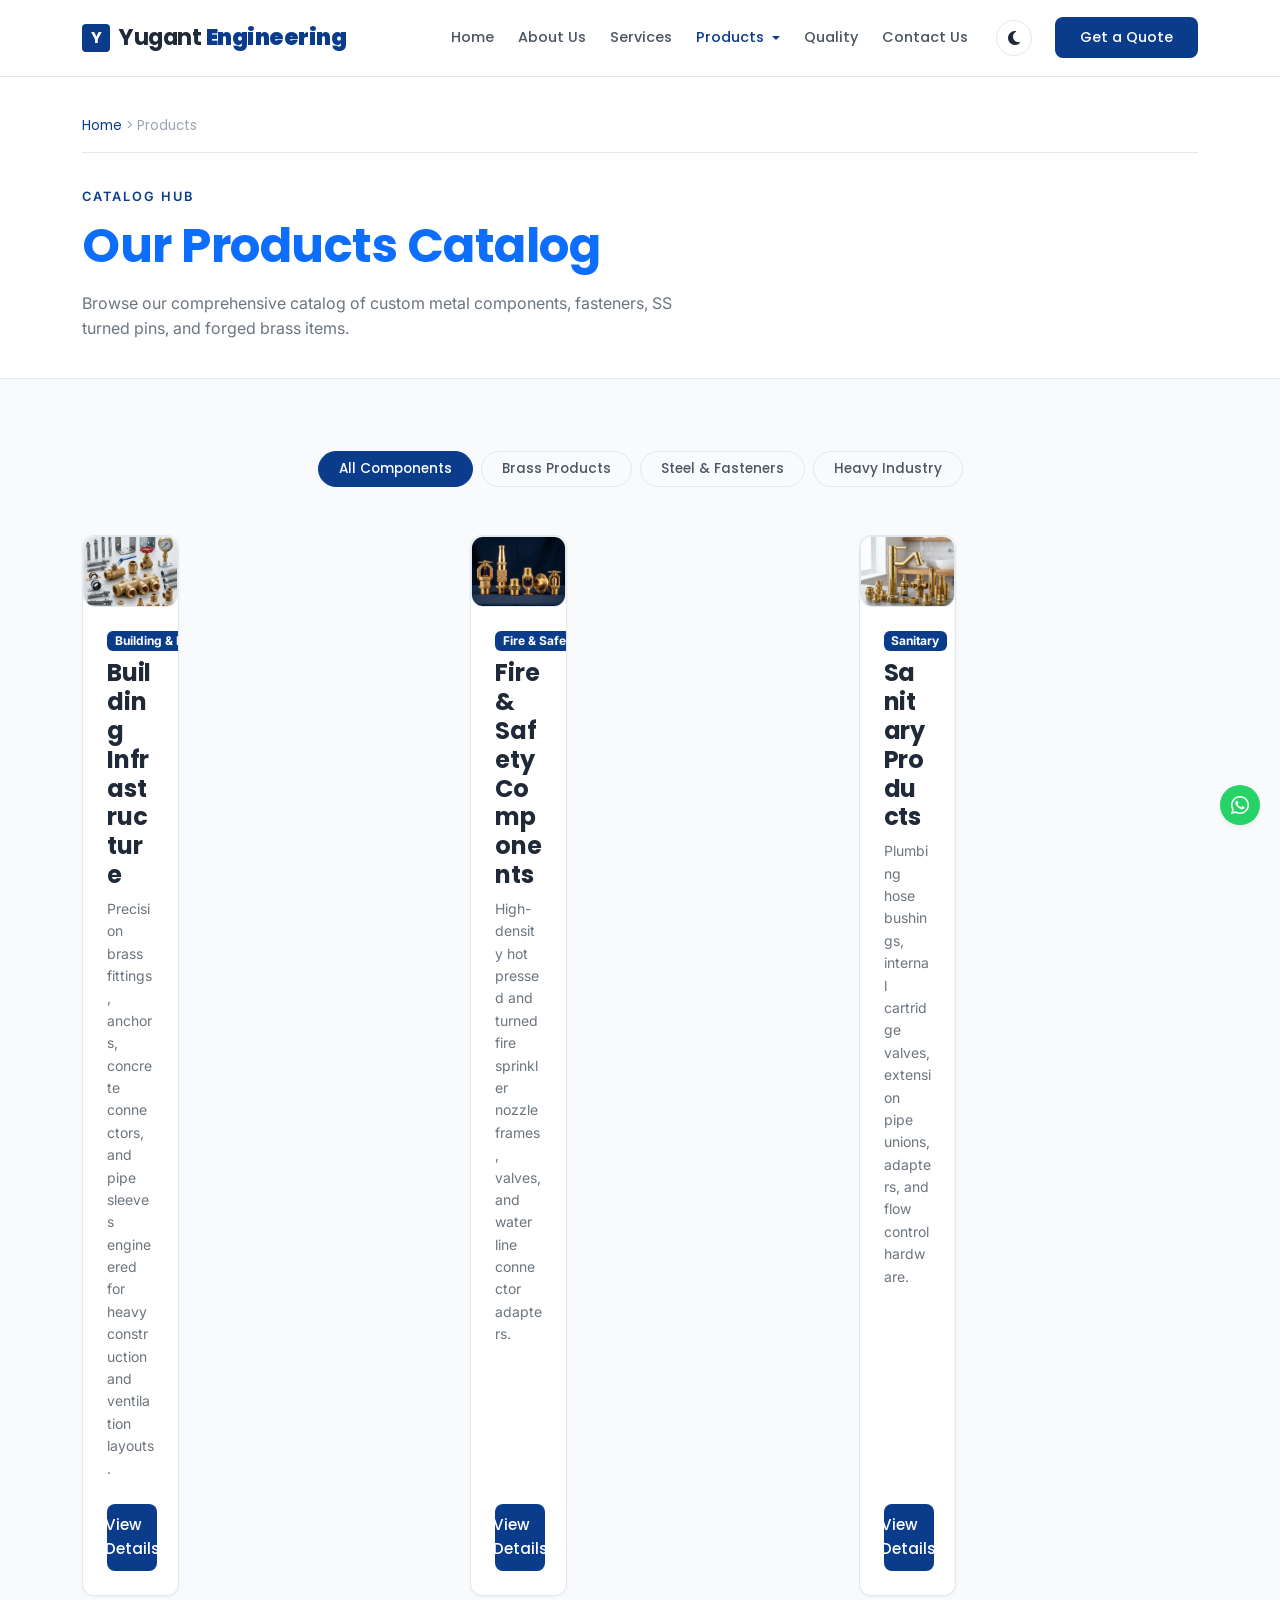
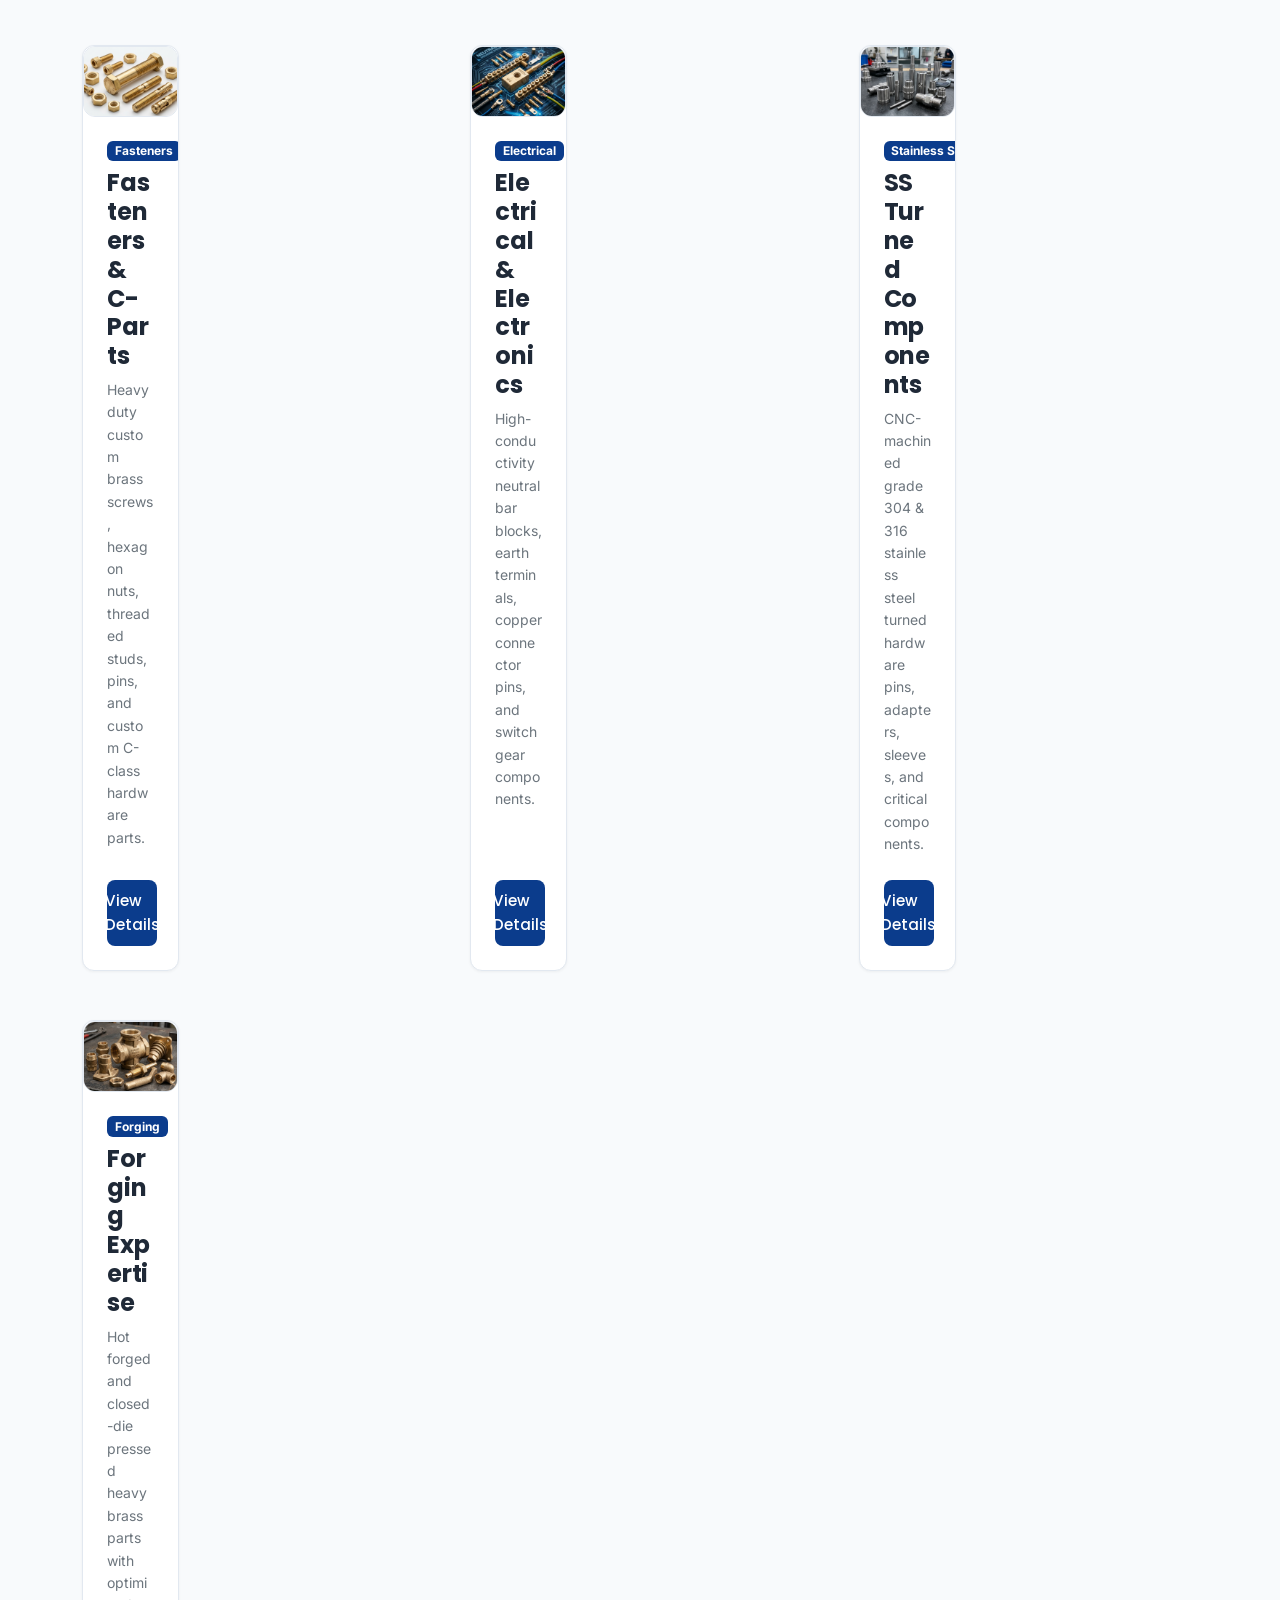
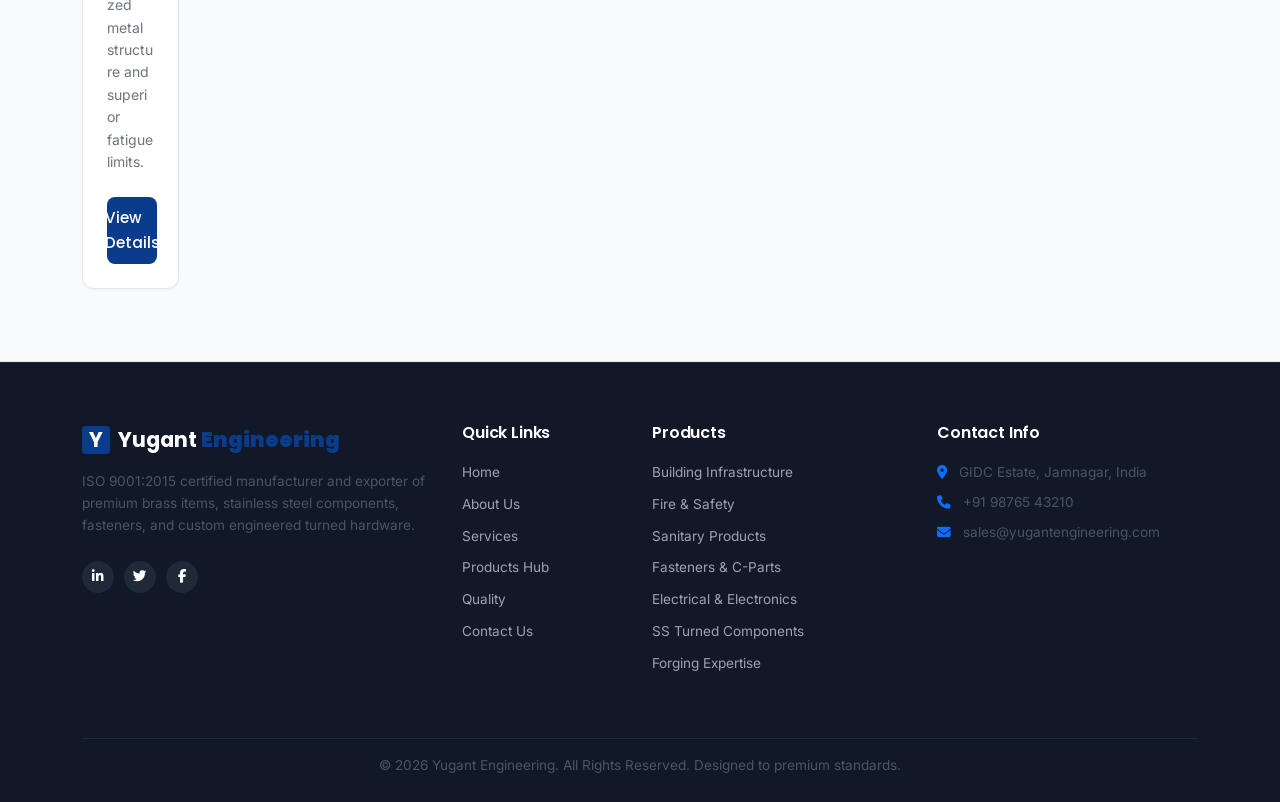
<file: products.html>
<!DOCTYPE html>
<html lang="en" data-theme="light">
<head>
  <meta charset="UTF-8">
  <meta name="viewport" content="width=device-width, initial-scale=1.0">
  <title>Our Products | Yugant Engineering</title>
  
  <!-- Bootstrap 5 CSS CDN -->
  <link href="https://cdn.jsdelivr.net/npm/bootstrap@5.3.0/dist/css/bootstrap.min.css" rel="stylesheet">
  
  <!-- Font Awesome 6 & Bootstrap Icons -->
  <link rel="stylesheet" href="https://cdnjs.cloudflare.com/ajax/libs/font-awesome/6.4.0/css/all.min.css">
  <link rel="stylesheet" href="https://cdn.jsdelivr.net/npm/bootstrap-icons@1.10.5/font/bootstrap-icons.css">
  
  <!-- Custom CSS -->
  <link rel="stylesheet" href="style.css">
</head>
<body>

  <!-- Scroll Progress Indicator -->
  <div id="scroll-progress"></div>

  <!-- Splash Screen Loader -->
  <div id="splash-loader">
    <div class="spinner-box"></div>
    <div class="loader-text">Yugant Engineering</div>
  </div>

  <!-- Sticky Navbar -->
  <nav class="navbar navbar-expand-lg navbar-custom">
    <div class="container">
      <a class="navbar-brand" href="index.html">
        <div class="logo-cube">Y</div>
        <span>Yugant <strong style="color: var(--primary);">Engineering</strong></span>
      </a>
      <button class="navbar-toggler" type="button" data-bs-toggle="collapse" data-bs-target="#navbarNav" aria-controls="navbarNav" aria-expanded="false" aria-label="Toggle navigation" style="border: none; outline: none;">
        <span class="navbar-toggler-icon"></span>
      </button>
      
      <div class="collapse navbar-collapse" id="navbarNav">
        <ul class="navbar-nav ms-auto align-items-lg-center">
          <li class="nav-item">
            <a class="nav-link" href="index.html">Home</a>
          </li>
          <li class="nav-item">
            <a class="nav-link" href="about.html">About Us</a>
          </li>
          <li class="nav-item">
            <a class="nav-link" href="services.html">Services</a>
          </li>
          
          <!-- Products Dropdown -->
          <li class="nav-item dropdown">
            <a class="nav-link dropdown-toggle active" href="products.html" id="productsDropdown" role="button" data-bs-toggle="dropdown" aria-expanded="false">
              Products
            </a>
            <ul class="dropdown-menu" aria-labelledby="productsDropdown">
              <li><a class="dropdown-item" href="product-infrastructure.html">Building Infrastructure</a></li>
              <li><a class="dropdown-item" href="product-firesafety.html">Fire & Safety Components</a></li>
              <li><a class="dropdown-item" href="product-sanitary.html">Sanitary Products</a></li>
              <li><a class="dropdown-item" href="product-fasteners.html">Fasteners & C-Parts</a></li>
              <li><a class="dropdown-item" href="product-electrical.html">Electrical & Electronics</a></li>
              <li><a class="dropdown-item" href="product-ssturned.html">SS Turned Components</a></li>
              <li><a class="dropdown-item" href="product-forging.html">Forging Expertise</a></li>
              <li><hr class="dropdown-divider"></li>
              <li><a class="dropdown-item" href="products.html">All Products Hub</a></li>
            </ul>
          </li>
          
          <li class="nav-item">
            <a class="nav-link" href="quality.html">Quality</a>
          </li>
          <li class="nav-item">
            <a class="nav-link" href="contact.html">Contact Us</a>
          </li>
          
          <!-- Theme Toggle Button -->
          <li class="nav-item ms-lg-3 my-2 my-lg-0">
            <button id="theme-toggle" class="theme-toggle-btn" aria-label="Toggle dark mode">
              <i class="fas fa-moon"></i>
              <i class="fas fa-sun"></i>
            </button>
          </li>
          
          <!-- Navbar CTA -->
          <li class="nav-item ms-lg-2">
            <a href="contact.html" class="btn-premium btn-premium-primary py-2 px-4" style="font-size: 0.9rem;">
              Get a Quote
            </a>
          </li>
        </ul>
      </div>
    </div>
  </nav>

  <!-- ==========================================
       PAGE HEADER & BREADCRUMBS
       ========================================== -->
  <section class="py-5" style="padding-top: 100px !important; padding-bottom: 20px !important;">
    <div class="container reveal">
      <div class="breadcrumb-nav">
        <a href="index.html">Home</a> &gt; <span class="active">Products</span>
      </div>
      <span class="section-tag">Catalog Hub</span>
      <h1 class="display-5 fw-bold text-primary mb-3">Our Products Catalog</h1>
      <p class="text-secondary" style="max-width: 600px;">
        Browse our comprehensive catalog of custom metal components, fasteners, SS turned pins, and forged brass items.
      </p>
    </div>
  </section>

  <!-- ==========================================
       PRODUCT GRID & CATEGORIES
       ========================================== -->
  <section class="py-5 bg-light-theme-secondary" style="background-color: var(--bg-secondary); border-top: 1px solid var(--border-color); border-bottom: 1px solid var(--border-color);">
    <div class="container py-4">
      
      <!-- Filter Buttons -->
      <div class="portfolio-filter reveal text-center mb-5">
        <button class="portfolio-filter-btn active" data-filter="all">All Components</button>
        <button class="portfolio-filter-btn" data-filter="brass">Brass Products</button>
        <button class="portfolio-filter-btn" data-filter="steel">Steel & Fasteners</button>
        <button class="portfolio-filter-btn" data-filter="industrial">Heavy Industry</button>
      </div>

      <!-- Responsive Product Grid -->
      <div class="row g-4 portfolio-grid reveal-zoom">
        
        <!-- Product 1: Building Infrastructure -->
        <div class="col-lg-4 col-md-6 portfolio-item" data-category="brass">
          <div class="card glass-panel h-100 overflow-hidden">
            <div class="portfolio-img-box" style="aspect-ratio: 4/3;">
              <img src="assets/prod_infrastructure.png" alt="Building Infrastructure Brass Parts" class="w-100 h-100 object-fit-cover">
            </div>
            <div class="card-body d-flex flex-column p-4">
              <span class="badge bg-primary align-self-start mb-2" style="font-size: 0.75rem; background-color: var(--primary) !important;">Building & Infra</span>
              <h4 class="fw-bold mb-2">Building Infrastructure</h4>
              <p class="text-secondary small flex-grow-1 mb-0">
                Precision brass fittings, anchors, concrete connectors, and pipe sleeves engineered for heavy construction and ventilation layouts.
              </p>
              <a href="product-infrastructure.html" class="btn-premium btn-premium-primary py-2 mt-4 justify-content-center">
                View Details
              </a>
            </div>
          </div>
        </div>

        <!-- Product 2: Fire & Safety Components -->
        <div class="col-lg-4 col-md-6 portfolio-item" data-category="industrial">
          <div class="card glass-panel h-100 overflow-hidden">
            <div class="portfolio-img-box" style="aspect-ratio: 4/3;">
              <img src="assets/prod_fire_safety.png" alt="Brass Fire Sprinkler Heads" class="w-100 h-100 object-fit-cover">
            </div>
            <div class="card-body d-flex flex-column p-4">
              <span class="badge bg-primary align-self-start mb-2" style="font-size: 0.75rem; background-color: var(--primary) !important;">Fire & Safety</span>
              <h4 class="fw-bold mb-2">Fire & Safety Components</h4>
              <p class="text-secondary small flex-grow-1 mb-0">
                High-density hot pressed and turned fire sprinkler nozzle frames, valves, and water line connector adapters.
              </p>
              <a href="product-firesafety.html" class="btn-premium btn-premium-primary py-2 mt-4 justify-content-center">
                View Details
              </a>
            </div>
          </div>
        </div>

        <!-- Product 3: Sanitary Products -->
        <div class="col-lg-4 col-md-6 portfolio-item" data-category="brass">
          <div class="card glass-panel h-100 overflow-hidden">
            <div class="portfolio-img-box" style="aspect-ratio: 4/3;">
              <img src="assets/prod_sanitary.png" alt="Sanitary Brass Valves & Taps" class="w-100 h-100 object-fit-cover">
            </div>
            <div class="card-body d-flex flex-column p-4">
              <span class="badge bg-primary align-self-start mb-2" style="font-size: 0.75rem; background-color: var(--primary) !important;">Sanitary</span>
              <h4 class="fw-bold mb-2">Sanitary Products</h4>
              <p class="text-secondary small flex-grow-1 mb-0">
                Plumbing hose bushings, internal cartridge valves, extension pipe unions, adapters, and flow control hardware.
              </p>
              <a href="product-sanitary.html" class="btn-premium btn-premium-primary py-2 mt-4 justify-content-center">
                View Details
              </a>
            </div>
          </div>
        </div>

        <!-- Product 4: Fasteners & C-Parts -->
        <div class="col-lg-4 col-md-6 portfolio-item" data-category="steel">
          <div class="card glass-panel h-100 overflow-hidden">
            <div class="portfolio-img-box" style="aspect-ratio: 4/3;">
              <img src="assets/prod_fasteners.png" alt="Brass Fasteners Screws & Bolts" class="w-100 h-100 object-fit-cover">
            </div>
            <div class="card-body d-flex flex-column p-4">
              <span class="badge bg-primary align-self-start mb-2" style="font-size: 0.75rem; background-color: var(--primary) !important;">Fasteners</span>
              <h4 class="fw-bold mb-2">Fasteners & C-Parts</h4>
              <p class="text-secondary small flex-grow-1 mb-0">
                Heavy duty custom brass screws, hexagon nuts, threaded studs, pins, and custom C-class hardware parts.
              </p>
              <a href="product-fasteners.html" class="btn-premium btn-premium-primary py-2 mt-4 justify-content-center">
                View Details
              </a>
            </div>
          </div>
        </div>

        <!-- Product 5: Electrical & Electronics -->
        <div class="col-lg-4 col-md-6 portfolio-item" data-category="brass">
          <div class="card glass-panel h-100 overflow-hidden">
            <div class="portfolio-img-box" style="aspect-ratio: 4/3;">
              <img src="assets/prod_electrical.png" alt="Electrical Brass Earth Terminal Blocks" class="w-100 h-100 object-fit-cover">
            </div>
            <div class="card-body d-flex flex-column p-4">
              <span class="badge bg-primary align-self-start mb-2" style="font-size: 0.75rem; background-color: var(--primary) !important;">Electrical</span>
              <h4 class="fw-bold mb-2">Electrical & Electronics</h4>
              <p class="text-secondary small flex-grow-1 mb-0">
                High-conductivity neutral bar blocks, earth terminals, copper connector pins, and switchgear components.
              </p>
              <a href="product-electrical.html" class="btn-premium btn-premium-primary py-2 mt-4 justify-content-center">
                View Details
              </a>
            </div>
          </div>
        </div>

        <!-- Product 6: SS Turned Components -->
        <div class="col-lg-4 col-md-6 portfolio-item" data-category="steel">
          <div class="card glass-panel h-100 overflow-hidden">
            <div class="portfolio-img-box" style="aspect-ratio: 4/3;">
              <img src="assets/prod_ss_turned.png" alt="Stainless Steel Turned Fittings" class="w-100 h-100 object-fit-cover">
            </div>
            <div class="card-body d-flex flex-column p-4">
              <span class="badge bg-primary align-self-start mb-2" style="font-size: 0.75rem; background-color: var(--primary) !important;">Stainless Steel</span>
              <h4 class="fw-bold mb-2">SS Turned Components</h4>
              <p class="text-secondary small flex-grow-1 mb-0">
                CNC-machined grade 304 & 316 stainless steel turned hardware pins, adapters, sleeves, and critical components.
              </p>
              <a href="product-ssturned.html" class="btn-premium btn-premium-primary py-2 mt-4 justify-content-center">
                View Details
              </a>
            </div>
          </div>
        </div>

        <!-- Product 7: Forging Expertise -->
        <div class="col-lg-4 col-md-6 portfolio-item" data-category="industrial">
          <div class="card glass-panel h-100 overflow-hidden">
            <div class="portfolio-img-box" style="aspect-ratio: 4/3;">
              <img src="assets/prod_forging.png" alt="Forged Brass Valves Components" class="w-100 h-100 object-fit-cover">
            </div>
            <div class="card-body d-flex flex-column p-4">
              <span class="badge bg-primary align-self-start mb-2" style="font-size: 0.75rem; background-color: var(--primary) !important;">Forging</span>
              <h4 class="fw-bold mb-2">Forging Expertise</h4>
              <p class="text-secondary small flex-grow-1 mb-0">
                Hot forged and closed-die pressed heavy brass parts with optimized metal structure and superior fatigue limits.
              </p>
              <a href="product-forging.html" class="btn-premium btn-premium-primary py-2 mt-4 justify-content-center">
                View Details
              </a>
            </div>
          </div>
        </div>

      </div>
    </div>
  </section>

  <!-- ==========================================
       CLEAN FOOTER
       ========================================== -->
  <footer class="footer-section">
    <div class="container">
      <div class="row g-4">
        
        <!-- Company column -->
        <div class="col-lg-4 col-md-6">
          <div class="footer-logo">
            <div class="logo-cube">Y</div>
            <span>Yugant <strong style="color: var(--primary);">Engineering</strong></span>
          </div>
          <p class="mb-4 text-light-gray">
            ISO 9001:2015 certified manufacturer and exporter of premium brass items, stainless steel components, fasteners, and custom engineered turned hardware.
          </p>
          <div class="footer-socials">
            <a href="#" class="footer-social-btn" aria-label="Follow us on LinkedIn"><i class="fab fa-linkedin-in"></i></a>
            <a href="#" class="footer-social-btn" aria-label="Follow us on Twitter"><i class="fab fa-twitter"></i></a>
            <a href="#" class="footer-social-btn" aria-label="Follow us on Facebook"><i class="fab fa-facebook-f"></i></a>
          </div>
        </div>
        
        <!-- Quick Links -->
        <div class="col-lg-2 col-md-6">
          <h4 class="text-white">Quick Links</h4>
          <ul class="footer-links list-unstyled">
            <li><a href="index.html">Home</a></li>
            <li><a href="about.html">About Us</a></li>
            <li><a href="services.html">Services</a></li>
            <li><a href="products.html">Products Hub</a></li>
            <li><a href="quality.html">Quality</a></li>
            <li><a href="contact.html">Contact Us</a></li>
          </ul>
        </div>
        
        <!-- Products Links -->
        <div class="col-lg-3 col-md-6">
          <h4 class="text-white">Products</h4>
          <ul class="footer-links list-unstyled">
            <li><a href="product-infrastructure.html">Building Infrastructure</a></li>
            <li><a href="product-firesafety.html">Fire & Safety</a></li>
            <li><a href="product-sanitary.html">Sanitary Products</a></li>
            <li><a href="product-fasteners.html">Fasteners & C-Parts</a></li>
            <li><a href="product-electrical.html">Electrical & Electronics</a></li>
            <li><a href="product-ssturned.html">SS Turned Components</a></li>
            <li><a href="product-forging.html">Forging Expertise</a></li>
          </ul>
        </div>
        
        <!-- Contact Information -->
        <div class="col-lg-3 col-md-6">
          <h4 class="text-white">Contact Info</h4>
          <p class="mb-2"><i class="fas fa-location-dot me-2 text-primary"></i> GIDC Estate, Jamnagar, India</p>
          <p class="mb-2"><i class="fas fa-phone me-2 text-primary"></i> +91 98765 43210</p>
          <p class="mb-2"><i class="fas fa-envelope me-2 text-primary"></i> sales@yugantengineering.com</p>
        </div>
      </div>
      
      <!-- Copyright -->
      <div class="footer-bottom text-center mt-5 pt-3" style="border-top: 1px solid #1F2937;">
        <p class="m-0 text-light-gray" style="font-size: 0.85rem;">
          &copy; 2026 Yugant Engineering. All Rights Reserved. Designed to premium standards.
        </p>
      </div>
    </div>
  </footer>

  <!-- Extra UI elements -->
  <button id="back-to-top" title="Go to top" aria-label="Back to top">
    <i class="fas fa-chevron-up"></i>
  </button>

  <a href="https://wa.me/919876543210?text=Hello%20Yugant%20Engineering%2C%20I%27m%20interested%20in%20custom%20brass%20manufacturing%20services." class="whatsapp-float" target="_blank" rel="noopener" aria-label="Chat on WhatsApp" title="Chat on WhatsApp">
    <i class="fab fa-whatsapp"></i>
  </a>

  <!-- Bootstrap 5 Bundle JS CDN -->
  <script src="https://cdn.jsdelivr.net/npm/bootstrap@5.3.0/dist/js/bootstrap.bundle.min.js"></script>
  
  <!-- Custom JS -->
  <script src="script.js"></script>
</body>
</html>
</file>
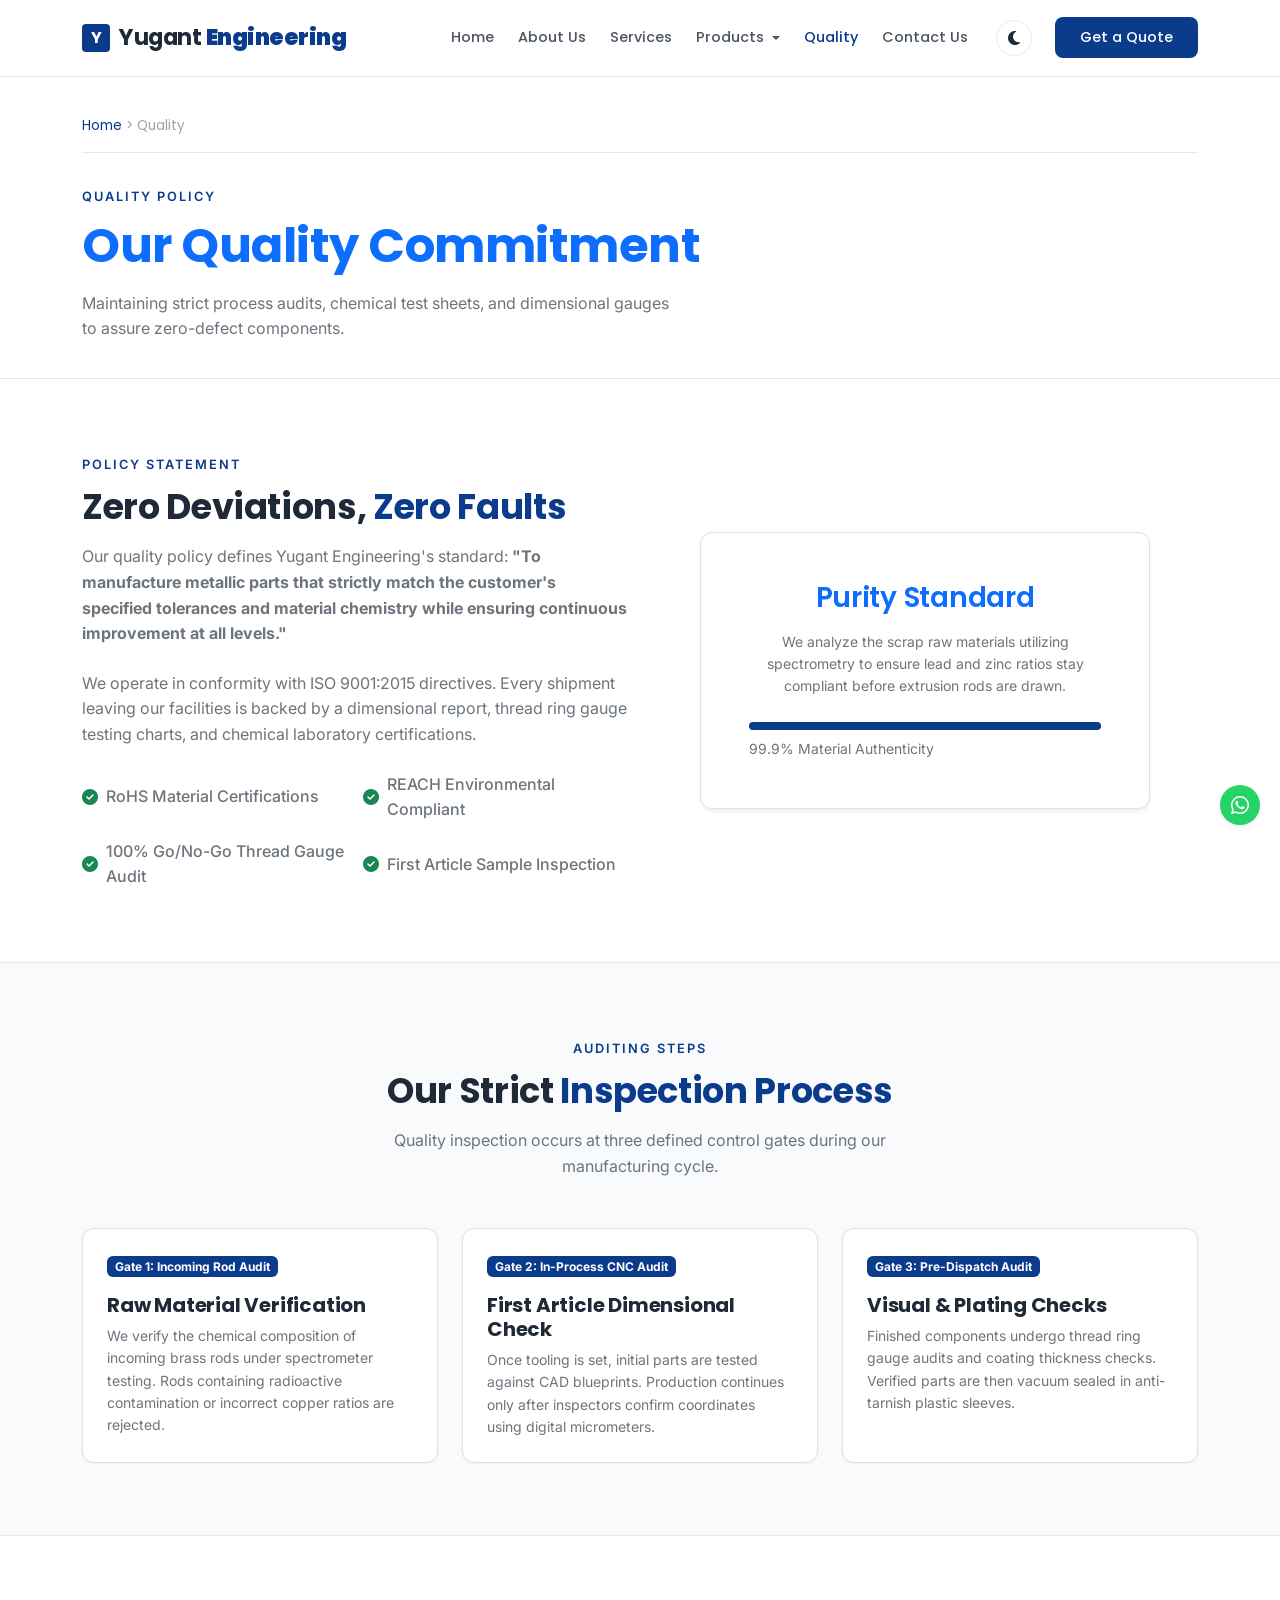
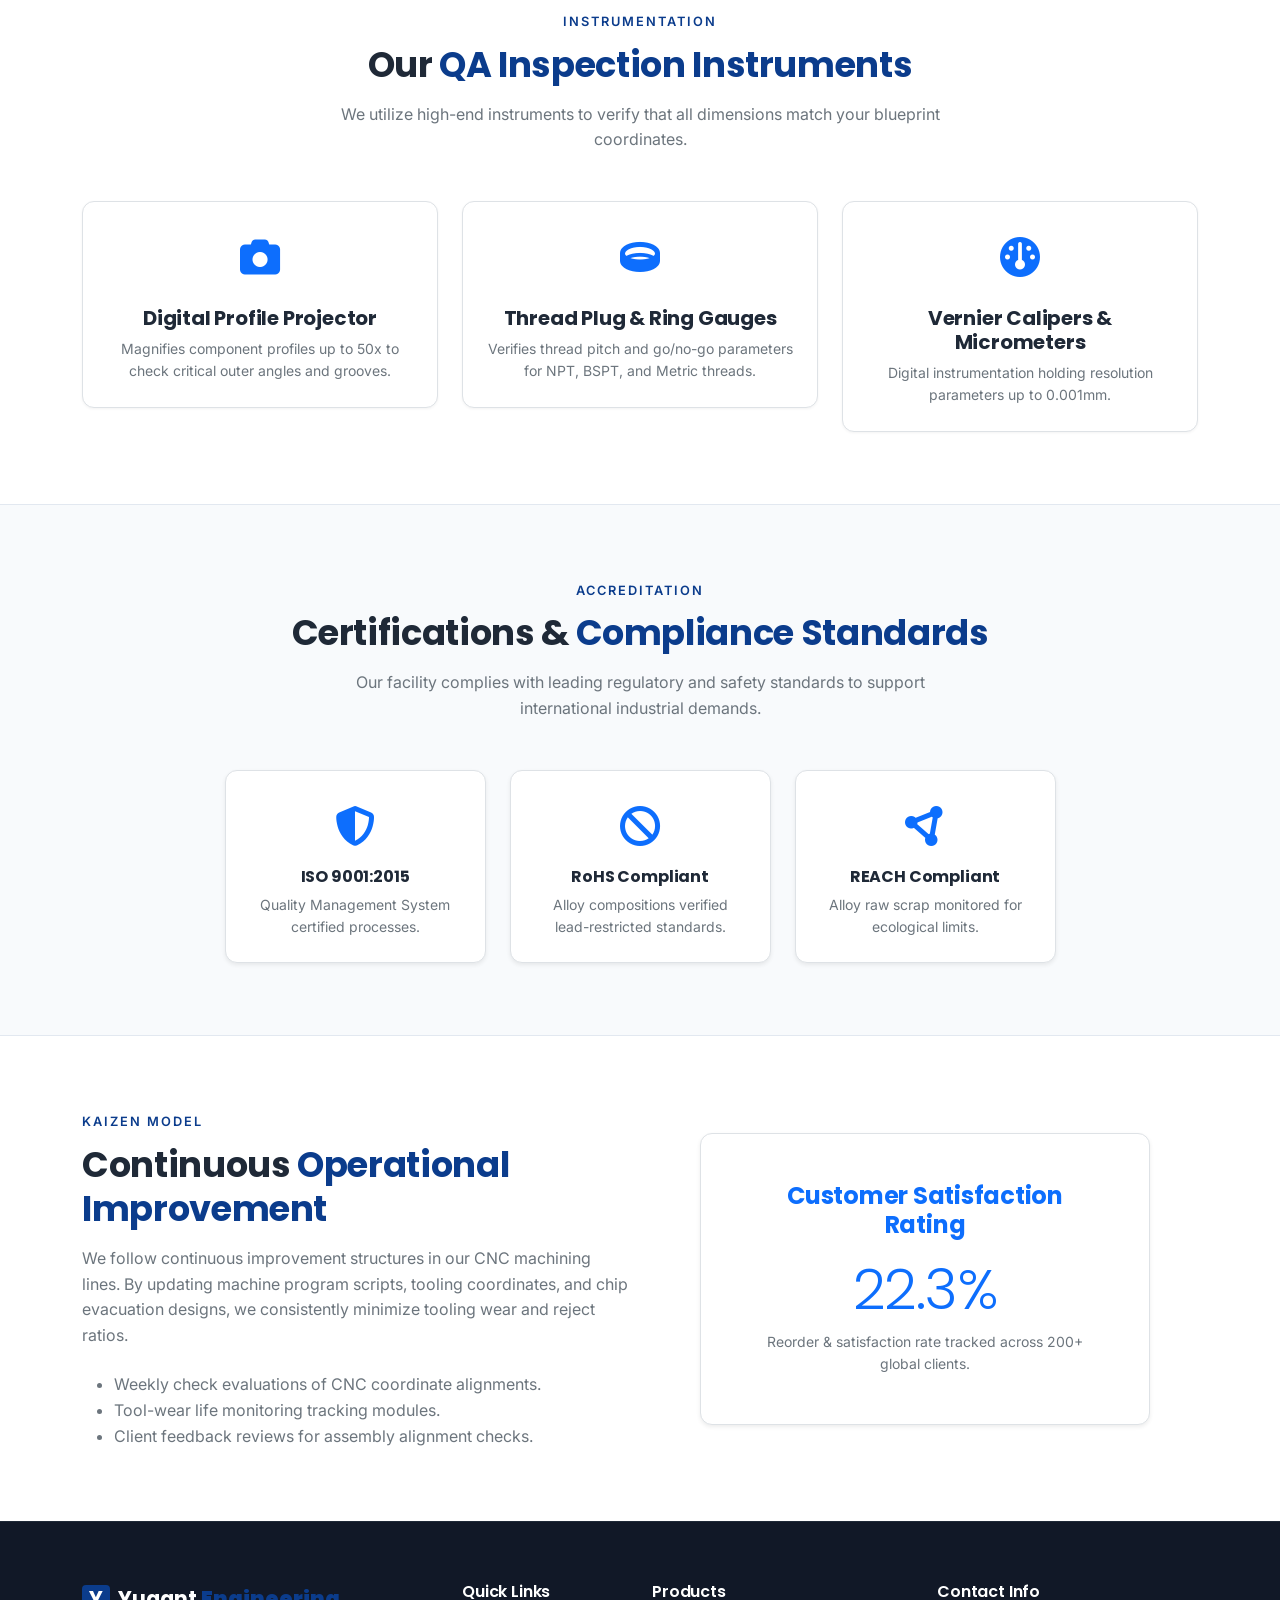
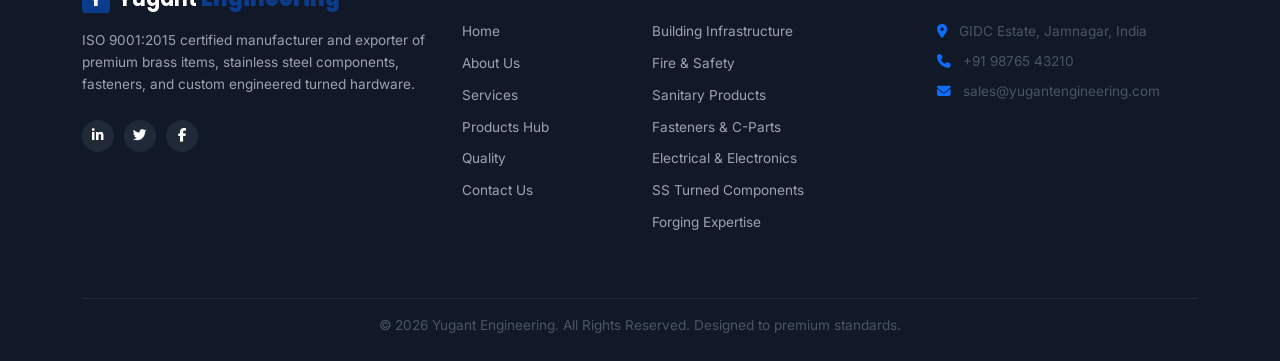
<file: quality.html>
<!DOCTYPE html>
<html lang="en" data-theme="light">
<head>
  <meta charset="UTF-8">
  <meta name="viewport" content="width=device-width, initial-scale=1.0">
  <title>Quality Assurance | Yugant Engineering</title>
  
  <!-- Bootstrap 5 CSS CDN -->
  <link href="https://cdn.jsdelivr.net/npm/bootstrap@5.3.0/dist/css/bootstrap.min.css" rel="stylesheet">
  
  <!-- Font Awesome 6 & Bootstrap Icons -->
  <link rel="stylesheet" href="https://cdnjs.cloudflare.com/ajax/libs/font-awesome/6.4.0/css/all.min.css">
  <link rel="stylesheet" href="https://cdn.jsdelivr.net/npm/bootstrap-icons@1.10.5/font/bootstrap-icons.css">
  
  <!-- Custom CSS -->
  <link rel="stylesheet" href="style.css">
</head>
<body>

  <!-- Scroll Progress Indicator -->
  <div id="scroll-progress"></div>

  <!-- Splash Screen Loader -->
  <div id="splash-loader">
    <div class="spinner-box"></div>
    <div class="loader-text">Yugant Engineering</div>
  </div>

  <!-- Sticky Navbar -->
  <nav class="navbar navbar-expand-lg navbar-custom">
    <div class="container">
      <a class="navbar-brand" href="index.html">
        <div class="logo-cube">Y</div>
        <span>Yugant <strong style="color: var(--primary);">Engineering</strong></span>
      </a>
      <button class="navbar-toggler" type="button" data-bs-toggle="collapse" data-bs-target="#navbarNav" aria-controls="navbarNav" aria-expanded="false" aria-label="Toggle navigation" style="border: none; outline: none;">
        <span class="navbar-toggler-icon"></span>
      </button>
      
      <div class="collapse navbar-collapse" id="navbarNav">
        <ul class="navbar-nav ms-auto align-items-lg-center">
          <li class="nav-item">
            <a class="nav-link" href="index.html">Home</a>
          </li>
          <li class="nav-item">
            <a class="nav-link" href="about.html">About Us</a>
          </li>
          <li class="nav-item">
            <a class="nav-link" href="services.html">Services</a>
          </li>
          
          <!-- Products Dropdown -->
          <li class="nav-item dropdown">
            <a class="nav-link dropdown-toggle" href="products.html" id="productsDropdown" role="button" data-bs-toggle="dropdown" aria-expanded="false">
              Products
            </a>
            <ul class="dropdown-menu" aria-labelledby="productsDropdown">
              <li><a class="dropdown-item" href="product-infrastructure.html">Building Infrastructure</a></li>
              <li><a class="dropdown-item" href="product-firesafety.html">Fire & Safety Components</a></li>
              <li><a class="dropdown-item" href="product-sanitary.html">Sanitary Products</a></li>
              <li><a class="dropdown-item" href="product-fasteners.html">Fasteners & C-Parts</a></li>
              <li><a class="dropdown-item" href="product-electrical.html">Electrical & Electronics</a></li>
              <li><a class="dropdown-item" href="product-ssturned.html">SS Turned Components</a></li>
              <li><a class="dropdown-item" href="product-forging.html">Forging Expertise</a></li>
              <li><hr class="dropdown-divider"></li>
              <li><a class="dropdown-item" href="products.html">All Products Hub</a></li>
            </ul>
          </li>
          
          <li class="nav-item">
            <a class="nav-link active" href="quality.html">Quality</a>
          </li>
          <li class="nav-item">
            <a class="nav-link" href="contact.html">Contact Us</a>
          </li>
          
          <!-- Theme Toggle Button -->
          <li class="nav-item ms-lg-3 my-2 my-lg-0">
            <button id="theme-toggle" class="theme-toggle-btn" aria-label="Toggle dark mode">
              <i class="fas fa-moon"></i>
              <i class="fas fa-sun"></i>
            </button>
          </li>
          
          <!-- Navbar CTA -->
          <li class="nav-item ms-lg-2">
            <a href="contact.html" class="btn-premium btn-premium-primary py-2 px-4" style="font-size: 0.9rem;">
              Get a Quote
            </a>
          </li>
        </ul>
      </div>
    </div>
  </nav>

  <!-- ==========================================
       PAGE HEADER & BREADCRUMBS
       ========================================== -->
  <section class="py-5" style="padding-top: 100px !important; padding-bottom: 20px !important;">
    <div class="container reveal">
      <div class="breadcrumb-nav">
        <a href="index.html">Home</a> &gt; <span class="active">Quality</span>
      </div>
      <span class="section-tag">Quality Policy</span>
      <h1 class="display-5 fw-bold text-primary mb-3">Our Quality Commitment</h1>
      <p class="text-secondary" style="max-width: 600px;">
        Maintaining strict process audits, chemical test sheets, and dimensional gauges to assure zero-defect components.
      </p>
    </div>
  </section>

  <!-- ==========================================
       QUALITY POLICY
       ========================================== -->
  <section class="py-5" style="border-top: 1px solid var(--border-color);">
    <div class="container py-4">
      <div class="row align-items-center">
        <!-- Text details -->
        <div class="col-lg-6 mb-5 mb-lg-0 reveal-left">
          <span class="section-tag">Policy Statement</span>
          <h2 class="section-title">Zero Deviations, <span>Zero Faults</span></h2>
          <p class="text-secondary mb-4">
            Our quality policy defines Yugant Engineering's standard: <strong>"To manufacture metallic parts that strictly match the customer's specified tolerances and material chemistry while ensuring continuous improvement at all levels."</strong>
          </p>
          <p class="text-secondary mb-4">
            We operate in conformity with ISO 9001:2015 directives. Every shipment leaving our facilities is backed by a dimensional report, thread ring gauge testing charts, and chemical laboratory certifications.
          </p>
          <div class="row g-3">
            <div class="col-sm-6 d-flex align-items-center gap-2">
              <i class="fas fa-circle-check text-success"></i>
              <span class="fw-medium text-secondary">RoHS Material Certifications</span>
            </div>
            <div class="col-sm-6 d-flex align-items-center gap-2">
              <i class="fas fa-circle-check text-success"></i>
              <span class="fw-medium text-secondary">REACH Environmental Compliant</span>
            </div>
            <div class="col-sm-6 d-flex align-items-center gap-2">
              <i class="fas fa-circle-check text-success"></i>
              <span class="fw-medium text-secondary">100% Go/No-Go Thread Gauge Audit</span>
            </div>
            <div class="col-sm-6 d-flex align-items-center gap-2">
              <i class="fas fa-circle-check text-success"></i>
              <span class="fw-medium text-secondary">First Article Sample Inspection</span>
            </div>
          </div>
        </div>

        <!-- Metric visual box -->
        <div class="col-lg-6 reveal-right text-center">
          <div class="glass-panel p-5 border d-inline-block shadow-sm" style="max-width: 450px;">
            <h3 class="fw-extrabold text-primary mb-3">Purity Standard</h3>
            <p class="text-secondary small mb-4">
              We analyze the scrap raw materials utilizing spectrometry to ensure lead and zinc ratios stay compliant before extrusion rods are drawn.
            </p>
            <div class="progress" style="height: 8px; background-color: var(--border-color);">
              <div class="progress-bar" role="progressbar" style="width: 100%; background-color: var(--primary) !important;" aria-valuenow="100" aria-valuemin="0" aria-valuemax="100"></div>
            </div>
            <div class="d-flex justify-content-between mt-2 small text-secondary">
              <span>99.9% Material Authenticity</span>
            </div>
          </div>
        </div>
      </div>
    </div>
  </section>

  <!-- ==========================================
       INSPECTION PROCESS TIMELINE
       ========================================== -->
  <section class="py-5" style="background-color: var(--bg-secondary); border-top: 1px solid var(--border-color); border-bottom: 1px solid var(--border-color);">
    <div class="container py-4">
      <div class="text-center mb-5 reveal">
        <span class="section-tag">Auditing Steps</span>
        <h2 class="section-title">Our Strict <span>Inspection Process</span></h2>
        <p class="text-secondary mx-auto" style="max-width: 600px;">
          Quality inspection occurs at three defined control gates during our manufacturing cycle.
        </p>
      </div>

      <div class="row g-4">
        <!-- Gate 1 -->
        <div class="col-lg-4 reveal">
          <div class="glass-panel p-4 border h-100">
            <span class="badge bg-primary mb-3" style="background-color: var(--primary) !important;">Gate 1: Incoming Rod Audit</span>
            <h5 class="fw-bold mb-2">Raw Material Verification</h5>
            <p class="text-secondary small mb-0">
              We verify the chemical composition of incoming brass rods under spectrometer testing. Rods containing radioactive contamination or incorrect copper ratios are rejected.
            </p>
          </div>
        </div>

        <!-- Gate 2 -->
        <div class="col-lg-4 reveal" style="transition-delay: 0.1s;">
          <div class="glass-panel p-4 border h-100">
            <span class="badge bg-primary mb-3" style="background-color: var(--primary) !important;">Gate 2: In-Process CNC Audit</span>
            <h5 class="fw-bold mb-2">First Article Dimensional Check</h5>
            <p class="text-secondary small mb-0">
              Once tooling is set, initial parts are tested against CAD blueprints. Production continues only after inspectors confirm coordinates using digital micrometers.
            </p>
          </div>
        </div>

        <!-- Gate 3 -->
        <div class="col-lg-4 reveal" style="transition-delay: 0.2s;">
          <div class="glass-panel p-4 border h-100">
            <span class="badge bg-primary mb-3" style="background-color: var(--primary) !important;">Gate 3: Pre-Dispatch Audit</span>
            <h5 class="fw-bold mb-2">Visual & Plating Checks</h5>
            <p class="text-secondary small mb-0">
              Finished components undergo thread ring gauge audits and coating thickness checks. Verified parts are then vacuum sealed in anti-tarnish plastic sleeves.
            </p>
          </div>
        </div>
      </div>
    </div>
  </section>

  <!-- ==========================================
       TESTING EQUIPMENT
       ========================================== -->
  <section class="py-5">
    <div class="container py-4">
      <div class="text-center mb-5 reveal">
        <span class="section-tag">Instrumentation</span>
        <h2 class="section-title">Our <span>QA Inspection Instruments</span></h2>
        <p class="text-secondary mx-auto" style="max-width: 600px;">
          We utilize high-end instruments to verify that all dimensions match your blueprint coordinates.
        </p>
      </div>

      <div class="row g-4">
        <!-- Instrument 1 -->
        <div class="col-md-4 reveal">
          <div class="glass-panel p-4 border text-center">
            <div class="fs-1 text-primary mb-3"><i class="fa-solid fa-camera"></i></div>
            <h5 class="fw-bold mb-2">Digital Profile Projector</h5>
            <p class="text-secondary small mb-0">Magnifies component profiles up to 50x to check critical outer angles and grooves.</p>
          </div>
        </div>

        <!-- Instrument 2 -->
        <div class="col-md-4 reveal" style="transition-delay: 0.1s;">
          <div class="glass-panel p-4 border text-center">
            <div class="fs-1 text-primary mb-3"><i class="fa-solid fa-ring"></i></div>
            <h5 class="fw-bold mb-2">Thread Plug & Ring Gauges</h5>
            <p class="text-secondary small mb-0">Verifies thread pitch and go/no-go parameters for NPT, BSPT, and Metric threads.</p>
          </div>
        </div>

        <!-- Instrument 3 -->
        <div class="col-md-4 reveal" style="transition-delay: 0.2s;">
          <div class="glass-panel p-4 border text-center">
            <div class="fs-1 text-primary mb-3"><i class="fa-solid fa-gauge"></i></div>
            <h5 class="fw-bold mb-2">Vernier Calipers & Micrometers</h5>
            <p class="text-secondary small mb-0">Digital instrumentation holding resolution parameters up to 0.001mm.</p>
          </div>
        </div>
      </div>
    </div>
  </section>

  <!-- ==========================================
       CERTIFICATIONS
       ========================================== -->
  <section class="py-5" style="background-color: var(--bg-secondary); border-top: 1px solid var(--border-color); border-bottom: 1px solid var(--border-color);">
    <div class="container py-4">
      <div class="text-center mb-5 reveal">
        <span class="section-tag">Accreditation</span>
        <h2 class="section-title">Certifications & <span>Compliance Standards</span></h2>
        <p class="text-secondary mx-auto" style="max-width: 600px;">
          Our facility complies with leading regulatory and safety standards to support international industrial demands.
        </p>
      </div>

      <div class="row g-4 justify-content-center">
        <!-- Cert 1 -->
        <div class="col-lg-3 col-sm-6 reveal">
          <div class="glass-panel p-4 text-center border h-100 shadow-sm">
            <div class="fs-1 text-primary mb-2"><i class="fa-solid fa-shield-halved"></i></div>
            <h6 class="fw-bold mb-2">ISO 9001:2015</h6>
            <p class="text-secondary small mb-0">Quality Management System certified processes.</p>
          </div>
        </div>

        <!-- Cert 2 -->
        <div class="col-lg-3 col-sm-6 reveal" style="transition-delay: 0.1s;">
          <div class="glass-panel p-4 text-center border h-100 shadow-sm">
            <div class="fs-1 text-primary mb-2"><i class="fa-solid fa-ban"></i></div>
            <h6 class="fw-bold mb-2">RoHS Compliant</h6>
            <p class="text-secondary small mb-0">Alloy compositions verified lead-restricted standards.</p>
          </div>
        </div>

        <!-- Cert 3 -->
        <div class="col-lg-3 col-sm-6 reveal" style="transition-delay: 0.2s;">
          <div class="glass-panel p-4 text-center border h-100 shadow-sm">
            <div class="fs-1 text-primary mb-2"><i class="fa-solid fa-circle-nodes"></i></div>
            <h6 class="fw-bold mb-2">REACH Compliant</h6>
            <p class="text-secondary small mb-0">Alloy raw scrap monitored for ecological limits.</p>
          </div>
        </div>
      </div>
    </div>
  </section>

  <!-- ==========================================
       CONTINUOUS IMPROVEMENT
       ========================================== -->
  <section class="py-5">
    <div class="container py-4">
      <div class="row align-items-center">
        <!-- Info -->
        <div class="col-lg-6 mb-4 mb-lg-0 reveal-left">
          <span class="section-tag">Kaizen Model</span>
          <h2 class="section-title">Continuous <span>Operational Improvement</span></h2>
          <p class="text-secondary mb-4">
            We follow continuous improvement structures in our CNC machining lines. By updating machine program scripts, tooling coordinates, and chip evacuation designs, we consistently minimize tooling wear and reject ratios.
          </p>
          <ul class="text-secondary mb-0">
            <li>Weekly check evaluations of CNC coordinate alignments.</li>
            <li>Tool-wear life monitoring tracking modules.</li>
            <li>Client feedback reviews for assembly alignment checks.</li>
          </ul>
        </div>

        <!-- Graphic -->
        <div class="col-lg-6 reveal-right text-center">
          <div class="glass-panel p-5 border d-inline-block shadow-sm" style="max-width: 450px;">
            <h4 class="fw-bold text-primary mb-3">Customer Satisfaction Rating</h4>
            <h2 class="display-4 fw-extrabold text-primary mb-2"><span class="counter-val" data-target="99.2" data-decimal="true">0</span>%</h2>
            <p class="text-secondary small m-0">Reorder & satisfaction rate tracked across 200+ global clients.</p>
          </div>
        </div>
      </div>
    </div>
  </section>

  <!-- ==========================================
       CLEAN FOOTER
       ========================================== -->
  <footer class="footer-section">
    <div class="container">
      <div class="row g-4">
        
        <!-- Company column -->
        <div class="col-lg-4 col-md-6">
          <div class="footer-logo">
            <div class="logo-cube">Y</div>
            <span>Yugant <strong style="color: var(--primary);">Engineering</strong></span>
          </div>
          <p class="mb-4 text-light-gray" style="color: #9CA3AF;">
            ISO 9001:2015 certified manufacturer and exporter of premium brass items, stainless steel components, fasteners, and custom engineered turned hardware.
          </p>
          <div class="footer-socials">
            <a href="#" class="footer-social-btn" aria-label="Follow us on LinkedIn"><i class="fab fa-linkedin-in"></i></a>
            <a href="#" class="footer-social-btn" aria-label="Follow us on Twitter"><i class="fab fa-twitter"></i></a>
            <a href="#" class="footer-social-btn" aria-label="Follow us on Facebook"><i class="fab fa-facebook-f"></i></a>
          </div>
        </div>
        
        <!-- Quick Links -->
        <div class="col-lg-2 col-md-6">
          <h4 class="text-white">Quick Links</h4>
          <ul class="footer-links list-unstyled">
            <li><a href="index.html">Home</a></li>
            <li><a href="about.html">About Us</a></li>
            <li><a href="services.html">Services</a></li>
            <li><a href="products.html">Products Hub</a></li>
            <li><a href="quality.html">Quality</a></li>
            <li><a href="contact.html">Contact Us</a></li>
          </ul>
        </div>
        
        <!-- Products Links -->
        <div class="col-lg-3 col-md-6">
          <h4 class="text-white">Products</h4>
          <ul class="footer-links list-unstyled">
            <li><a href="product-infrastructure.html">Building Infrastructure</a></li>
            <li><a href="product-firesafety.html">Fire & Safety</a></li>
            <li><a href="product-sanitary.html">Sanitary Products</a></li>
            <li><a href="product-fasteners.html">Fasteners & C-Parts</a></li>
            <li><a href="product-electrical.html">Electrical & Electronics</a></li>
            <li><a href="product-ssturned.html">SS Turned Components</a></li>
            <li><a href="product-forging.html">Forging Expertise</a></li>
          </ul>
        </div>
        
        <!-- Contact Information -->
        <div class="col-lg-3 col-md-6">
          <h4 class="text-white">Contact Info</h4>
          <p class="mb-2"><i class="fas fa-location-dot me-2 text-primary"></i> GIDC Estate, Jamnagar, India</p>
          <p class="mb-2"><i class="fas fa-phone me-2 text-primary"></i> +91 98765 43210</p>
          <p class="mb-2"><i class="fas fa-envelope me-2 text-primary"></i> sales@yugantengineering.com</p>
        </div>
      </div>
      
      <!-- Copyright -->
      <div class="footer-bottom text-center mt-5 pt-3" style="border-top: 1px solid #1F2937;">
        <p class="m-0 text-light-gray" style="font-size: 0.85rem;">
          &copy; 2026 Yugant Engineering. All Rights Reserved. Designed to premium standards.
        </p>
      </div>
    </div>
  </footer>

  <!-- Extra UI elements -->
  <button id="back-to-top" title="Go to top" aria-label="Back to top">
    <i class="fas fa-chevron-up"></i>
  </button>

  <a href="https://wa.me/919876543210?text=Hello%20Yugant%20Engineering%2C%20I%27m%20interested%20in%20quality%20inspected%20brass%20components." class="whatsapp-float" target="_blank" rel="noopener" aria-label="Chat on WhatsApp" title="Chat on WhatsApp">
    <i class="fab fa-whatsapp"></i>
  </a>

  <!-- Bootstrap 5 Bundle JS CDN -->
  <script src="https://cdn.jsdelivr.net/npm/bootstrap@5.3.0/dist/js/bootstrap.bundle.min.js"></script>
  
  <!-- Custom JS -->
  <script src="script.js"></script>
</body>
</html>
</file>
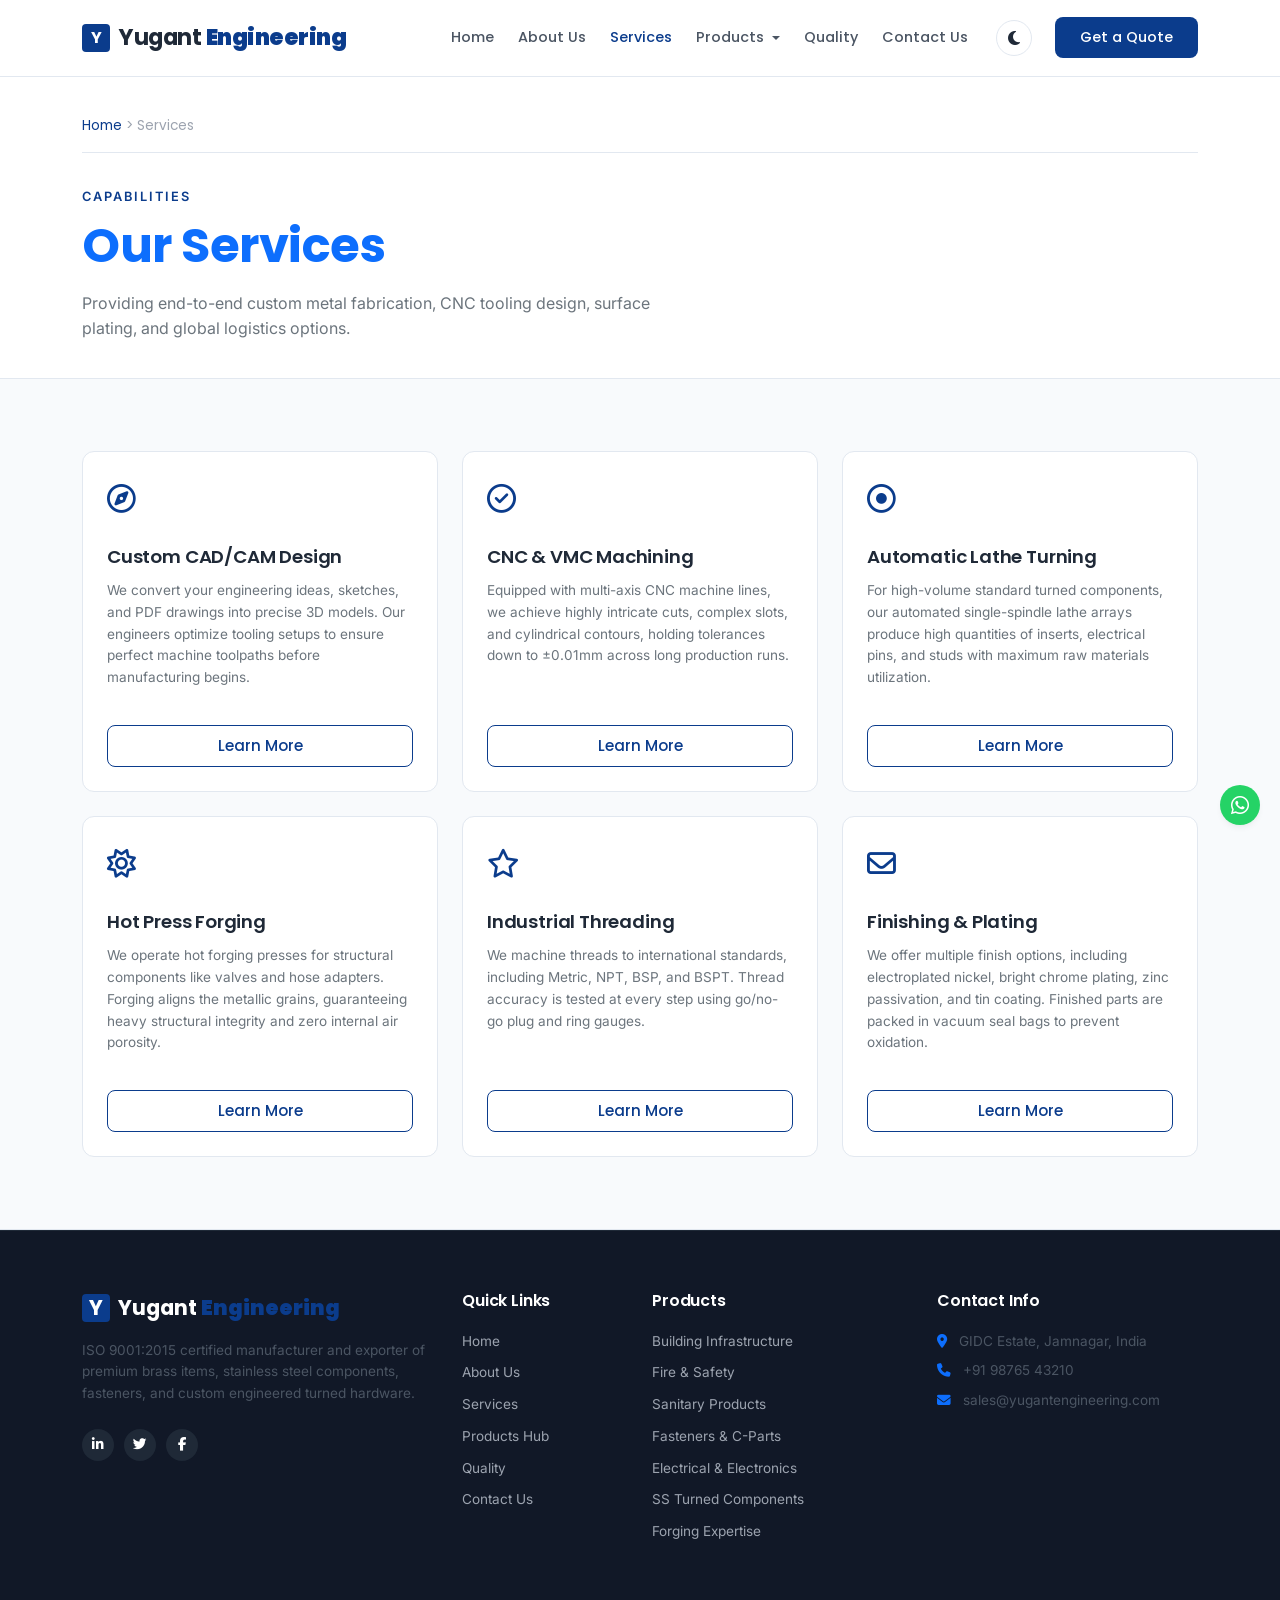
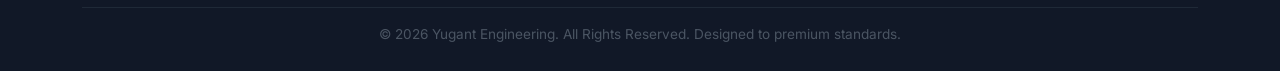
<file: services.html>
<!DOCTYPE html>
<html lang="en" data-theme="light">
<head>
  <meta charset="UTF-8">
  <meta name="viewport" content="width=device-width, initial-scale=1.0">
  <title>Our Services | Yugant Engineering</title>
  
  <!-- Bootstrap 5 CSS CDN -->
  <link href="https://cdn.jsdelivr.net/npm/bootstrap@5.3.0/dist/css/bootstrap.min.css" rel="stylesheet">
  
  <!-- Font Awesome 6 & Bootstrap Icons -->
  <link rel="stylesheet" href="https://cdnjs.cloudflare.com/ajax/libs/font-awesome/6.4.0/css/all.min.css">
  <link rel="stylesheet" href="https://cdn.jsdelivr.net/npm/bootstrap-icons@1.10.5/font/bootstrap-icons.css">
  
  <!-- Custom CSS -->
  <link rel="stylesheet" href="style.css">
</head>
<body>

  <!-- Scroll Progress Indicator -->
  <div id="scroll-progress"></div>

  <!-- Splash Screen Loader -->
  <div id="splash-loader">
    <div class="spinner-box"></div>
    <div class="loader-text">Yugant Engineering</div>
  </div>

  <!-- Sticky Navbar -->
  <nav class="navbar navbar-expand-lg navbar-custom">
    <div class="container">
      <a class="navbar-brand" href="index.html">
        <div class="logo-cube">Y</div>
        <span>Yugant <strong style="color: var(--primary);">Engineering</strong></span>
      </a>
      <button class="navbar-toggler" type="button" data-bs-toggle="collapse" data-bs-target="#navbarNav" aria-controls="navbarNav" aria-expanded="false" aria-label="Toggle navigation" style="border: none; outline: none;">
        <span class="navbar-toggler-icon"></span>
      </button>
      
      <div class="collapse navbar-collapse" id="navbarNav">
        <ul class="navbar-nav ms-auto align-items-lg-center">
          <li class="nav-item">
            <a class="nav-link" href="index.html">Home</a>
          </li>
          <li class="nav-item">
            <a class="nav-link" href="about.html">About Us</a>
          </li>
          <li class="nav-item">
            <a class="nav-link active" href="services.html">Services</a>
          </li>
          
          <!-- Products Dropdown -->
          <li class="nav-item dropdown">
            <a class="nav-link dropdown-toggle" href="products.html" id="productsDropdown" role="button" data-bs-toggle="dropdown" aria-expanded="false">
              Products
            </a>
            <ul class="dropdown-menu" aria-labelledby="productsDropdown">
              <li><a class="dropdown-item" href="product-infrastructure.html">Building Infrastructure</a></li>
              <li><a class="dropdown-item" href="product-firesafety.html">Fire & Safety Components</a></li>
              <li><a class="dropdown-item" href="product-sanitary.html">Sanitary Products</a></li>
              <li><a class="dropdown-item" href="product-fasteners.html">Fasteners & C-Parts</a></li>
              <li><a class="dropdown-item" href="product-electrical.html">Electrical & Electronics</a></li>
              <li><a class="dropdown-item" href="product-ssturned.html">SS Turned Components</a></li>
              <li><a class="dropdown-item" href="product-forging.html">Forging Expertise</a></li>
              <li><hr class="dropdown-divider"></li>
              <li><a class="dropdown-item" href="products.html">All Products Hub</a></li>
            </ul>
          </li>
          
          <li class="nav-item">
            <a class="nav-link" href="quality.html">Quality</a>
          </li>
          <li class="nav-item">
            <a class="nav-link" href="contact.html">Contact Us</a>
          </li>
          
          <!-- Theme Toggle Button -->
          <li class="nav-item ms-lg-3 my-2 my-lg-0">
            <button id="theme-toggle" class="theme-toggle-btn" aria-label="Toggle dark mode">
              <i class="fas fa-moon"></i>
              <i class="fas fa-sun"></i>
            </button>
          </li>
          
          <!-- Navbar CTA -->
          <li class="nav-item ms-lg-2">
            <a href="contact.html" class="btn-premium btn-premium-primary py-2 px-4" style="font-size: 0.9rem;">
              Get a Quote
            </a>
          </li>
        </ul>
      </div>
    </div>
  </nav>

  <!-- ==========================================
       PAGE HEADER & BREADCRUMBS
       ========================================== -->
  <section class="py-5" style="padding-top: 100px !important; padding-bottom: 20px !important;">
    <div class="container reveal">
      <div class="breadcrumb-nav">
        <a href="index.html">Home</a> &gt; <span class="active">Services</span>
      </div>
      <span class="section-tag">Capabilities</span>
      <h1 class="display-5 fw-bold text-primary mb-3">Our Services</h1>
      <p class="text-secondary" style="max-width: 600px;">
        Providing end-to-end custom metal fabrication, CNC tooling design, surface plating, and global logistics options.
      </p>
    </div>
  </section>

  <!-- ==========================================
       SERVICES DISPLAY CARDS
       ========================================== -->
  <section class="py-5 bg-light-theme-secondary" style="background-color: var(--bg-secondary); border-top: 1px solid var(--border-color); border-bottom: 1px solid var(--border-color);">
    <div class="container py-4">
      <div class="row g-4">
        
        <!-- Service 1: Custom CAD/CAM Designing -->
        <div class="col-lg-4 col-md-6 reveal">
          <div class="service-card p-4">
            <div class="service-icon-wrapper mb-4">
              <i class="fa-regular fa-compass"></i>
            </div>
            <h4 class="service-title">Custom CAD/CAM Design</h4>
            <p class="service-desc text-secondary">
              We convert your engineering ideas, sketches, and PDF drawings into precise 3D models. Our engineers optimize tooling setups to ensure perfect machine toolpaths before manufacturing begins.
            </p>
            <a href="contact.html" class="btn-premium btn-premium-outline py-2 px-3 mt-3 w-100 justify-content-center">Learn More</a>
          </div>
        </div>
        
        <!-- Service 2: CNC & VMC Precision Machining -->
        <div class="col-lg-4 col-md-6 reveal" style="transition-delay: 0.1s;">
          <div class="service-card p-4">
            <div class="service-icon-wrapper mb-4">
              <i class="fa-regular fa-circle-check"></i>
            </div>
            <h4 class="service-title">CNC & VMC Machining</h4>
            <p class="service-desc text-secondary">
              Equipped with multi-axis CNC machine lines, we achieve highly intricate cuts, complex slots, and cylindrical contours, holding tolerances down to ±0.01mm across long production runs.
            </p>
            <a href="contact.html" class="btn-premium btn-premium-outline py-2 px-3 mt-3 w-100 justify-content-center">Learn More</a>
          </div>
        </div>
        
        <!-- Service 3: Automatic Lathe Turning -->
        <div class="col-lg-4 col-md-6 reveal" style="transition-delay: 0.2s;">
          <div class="service-card p-4">
            <div class="service-icon-wrapper mb-4">
              <i class="fa-regular fa-circle-dot"></i>
            </div>
            <h4 class="service-title">Automatic Lathe Turning</h4>
            <p class="service-desc text-secondary">
              For high-volume standard turned components, our automated single-spindle lathe arrays produce high quantities of inserts, electrical pins, and studs with maximum raw materials utilization.
            </p>
            <a href="contact.html" class="btn-premium btn-premium-outline py-2 px-3 mt-3 w-100 justify-content-center">Learn More</a>
          </div>
        </div>
        
        <!-- Service 4: Forging Expertise -->
        <div class="col-lg-4 col-md-6 reveal">
          <div class="service-card p-4">
            <div class="service-icon-wrapper mb-4">
              <i class="fa-regular fa-sun"></i>
            </div>
            <h4 class="service-title">Hot Press Forging</h4>
            <p class="service-desc text-secondary">
              We operate hot forging presses for structural components like valves and hose adapters. Forging aligns the metallic grains, guaranteeing heavy structural integrity and zero internal air porosity.
            </p>
            <a href="contact.html" class="btn-premium btn-premium-outline py-2 px-3 mt-3 w-100 justify-content-center">Learn More</a>
          </div>
        </div>
        
        <!-- Service 5: Precision Threading -->
        <div class="col-lg-4 col-md-6 reveal" style="transition-delay: 0.1s;">
          <div class="service-card p-4">
            <div class="service-icon-wrapper mb-4">
              <i class="fa-regular fa-star"></i>
            </div>
            <h4 class="service-title">Industrial Threading</h4>
            <p class="service-desc text-secondary">
              We machine threads to international standards, including Metric, NPT, BSP, and BSPT. Thread accuracy is tested at every step using go/no-go plug and ring gauges.
            </p>
            <a href="contact.html" class="btn-premium btn-premium-outline py-2 px-3 mt-3 w-100 justify-content-center">Learn More</a>
          </div>
        </div>
        
        <!-- Service 6: Plating & Packaging -->
        <div class="col-lg-4 col-md-6 reveal" style="transition-delay: 0.2s;">
          <div class="service-card p-4">
            <div class="service-icon-wrapper mb-4">
              <i class="fa-regular fa-envelope"></i>
            </div>
            <h4 class="service-title">Finishing & Plating</h4>
            <p class="service-desc text-secondary">
              We offer multiple finish options, including electroplated nickel, bright chrome plating, zinc passivation, and tin coating. Finished parts are packed in vacuum seal bags to prevent oxidation.
            </p>
            <a href="contact.html" class="btn-premium btn-premium-outline py-2 px-3 mt-3 w-100 justify-content-center">Learn More</a>
          </div>
        </div>
      </div>
    </div>
  </section>

  <!-- ==========================================
       CLEAN FOOTER
       ========================================== -->
  <footer class="footer-section">
    <div class="container">
      <div class="row g-4">
        
        <!-- Company column -->
        <div class="col-lg-4 col-md-6">
          <div class="footer-logo">
            <div class="logo-cube">Y</div>
            <span>Yugant <strong style="color: var(--primary);">Engineering</strong></span>
          </div>
          <p class="mb-4 text-light-gray">
            ISO 9001:2015 certified manufacturer and exporter of premium brass items, stainless steel components, fasteners, and custom engineered turned hardware.
          </p>
          <div class="footer-socials">
            <a href="#" class="footer-social-btn" aria-label="Follow us on LinkedIn"><i class="fab fa-linkedin-in"></i></a>
            <a href="#" class="footer-social-btn" aria-label="Follow us on Twitter"><i class="fab fa-twitter"></i></a>
            <a href="#" class="footer-social-btn" aria-label="Follow us on Facebook"><i class="fab fa-facebook-f"></i></a>
          </div>
        </div>
        
        <!-- Quick Links -->
        <div class="col-lg-2 col-md-6">
          <h4 class="text-white">Quick Links</h4>
          <ul class="footer-links list-unstyled">
            <li><a href="index.html">Home</a></li>
            <li><a href="about.html">About Us</a></li>
            <li><a href="services.html">Services</a></li>
            <li><a href="products.html">Products Hub</a></li>
            <li><a href="quality.html">Quality</a></li>
            <li><a href="contact.html">Contact Us</a></li>
          </ul>
        </div>
        
        <!-- Products Links -->
        <div class="col-lg-3 col-md-6">
          <h4 class="text-white">Products</h4>
          <ul class="footer-links list-unstyled">
            <li><a href="product-infrastructure.html">Building Infrastructure</a></li>
            <li><a href="product-firesafety.html">Fire & Safety</a></li>
            <li><a href="product-sanitary.html">Sanitary Products</a></li>
            <li><a href="product-fasteners.html">Fasteners & C-Parts</a></li>
            <li><a href="product-electrical.html">Electrical & Electronics</a></li>
            <li><a href="product-ssturned.html">SS Turned Components</a></li>
            <li><a href="product-forging.html">Forging Expertise</a></li>
          </ul>
        </div>
        
        <!-- Contact Information -->
        <div class="col-lg-3 col-md-6">
          <h4 class="text-white">Contact Info</h4>
          <p class="mb-2"><i class="fas fa-location-dot me-2 text-primary"></i> GIDC Estate, Jamnagar, India</p>
          <p class="mb-2"><i class="fas fa-phone me-2 text-primary"></i> +91 98765 43210</p>
          <p class="mb-2"><i class="fas fa-envelope me-2 text-primary"></i> sales@yugantengineering.com</p>
        </div>
      </div>
      
      <!-- Copyright -->
      <div class="footer-bottom text-center mt-5 pt-3" style="border-top: 1px solid #1F2937;">
        <p class="m-0 text-light-gray" style="font-size: 0.85rem;">
          &copy; 2026 Yugant Engineering. All Rights Reserved. Designed to premium standards.
        </p>
      </div>
    </div>
  </footer>

  <!-- Extra UI elements -->
  <button id="back-to-top" title="Go to top" aria-label="Back to top">
    <i class="fas fa-chevron-up"></i>
  </button>

  <a href="https://wa.me/919876543210?text=Hello%20Yugant%20Engineering%2C%20I%27m%20interested%20in%20custom%20brass%20manufacturing%20services." class="whatsapp-float" target="_blank" rel="noopener" aria-label="Chat on WhatsApp" title="Chat on WhatsApp">
    <i class="fab fa-whatsapp"></i>
  </a>

  <!-- Bootstrap 5 Bundle JS CDN -->
  <script src="https://cdn.jsdelivr.net/npm/bootstrap@5.3.0/dist/js/bootstrap.bundle.min.js"></script>
  
  <!-- Custom JS -->
  <script src="script.js"></script>
</body>
</html>
</file>
<file: style.css>
/* 
   Yugant Engineering Custom Minimalist corporate CSS Stylesheet
   Design language: Minimal, modern, clean, navy blue accents, generous spacing.
*/

@import url('https://fonts.googleapis.com/css2?family=Inter:wght@300;400;500;600&family=Poppins:wght@500;600;700;800&display=swap');

/* ==========================================
   CSS VARIABLES & GLOBAL DESIGN TOKENS
   ========================================== */
:root {
  --primary: #0B3C8C; /* Navy blue */
  --secondary: #3A7BFF; /* Accent blue */
  --accent: #0B3C8C;
  --accent-glow: rgba(11, 60, 140, 0.05);
  --bg-primary: #FFFFFF;
  --bg-secondary: #F8FAFC;
  --bg-card: #FFFFFF;
  --text-primary: #1F2937; /* Charcoal */
  --text-secondary: #4B5563;
  --text-light: #9CA3AF;
  --border-color: #E2E8F0;
  --card-border: #E2E8F0;
  --shadow-sm: 0 1px 3px rgba(0, 0, 0, 0.05);
  --shadow-md: 0 4px 6px -1px rgba(0, 0, 0, 0.05), 0 2px 4px -1px rgba(0, 0, 0, 0.03);
  --shadow-lg: 0 10px 15px -3px rgba(0, 0, 0, 0.05), 0 4px 6px -2px rgba(0, 0, 0, 0.02);
  --shadow-glow: none;
  --gradient-blue: none;
  --gradient-accent: none;
  --gradient-glow: none;
  --font-heading: 'Poppins', sans-serif;
  --font-body: 'Inter', sans-serif;
  --radius-sm: 4px;
  --radius-md: 8px;
  --radius-lg: 12px;
  --radius-full: 9999px;
  --transition-fast: 0.15s ease;
  --transition-normal: 0.3s cubic-bezier(0.25, 0.8, 0.25, 1);
  --transition-slow: 0.5s cubic-bezier(0.25, 0.8, 0.25, 1);
}

[data-theme="dark"] {
  --primary: #3A7BFF;
  --secondary: #60A5FA;
  --accent: #3A7BFF;
  --accent-glow: rgba(58, 123, 255, 0.15);
  --bg-primary: #0F172A; /* Slate 900 */
  --bg-secondary: #1E293B; /* Slate 800 */
  --bg-card: #1E293B;
  --text-primary: #F8FAFC;
  --text-secondary: #CBD5E1;
  --text-light: #64748B;
  --border-color: #334155;
  --card-border: #334155;
  --shadow-sm: 0 1px 3px rgba(0, 0, 0, 0.3);
  --shadow-md: 0 4px 6px -1px rgba(0, 0, 0, 0.3), 0 2px 4px -1px rgba(0, 0, 0, 0.2);
  --shadow-lg: 0 10px 15px -3px rgba(0, 0, 0, 0.4), 0 4px 6px -2px rgba(0, 0, 0, 0.3);
}

/* ==========================================
   GLOBAL STRUCTURE
   ========================================== */
* {
  box-sizing: border-box;
  margin: 0;
  padding: 0;
}

html {
  scroll-behavior: smooth;
  overflow-x: hidden;
}

body {
  font-family: var(--font-body);
  background-color: var(--bg-primary);
  color: var(--text-primary);
  line-height: 1.6;
  transition: background-color var(--transition-normal), color var(--transition-normal);
  overflow-x: hidden;
}

h1, h2, h3, h4, h5, h6 {
  font-family: var(--font-heading);
  font-weight: 600;
  color: var(--text-primary);
  letter-spacing: -0.01em;
}

p {
  color: var(--text-secondary);
}

a {
  text-decoration: none;
  color: inherit;
  transition: color var(--transition-fast);
}

/* Scroll Progress Bar */
#scroll-progress {
  position: fixed;
  top: 0;
  left: 0;
  height: 3px;
  background: var(--primary);
  width: 0%;
  z-index: 10000;
}

/* Custom Scrollbar */
::-webkit-scrollbar {
  width: 8px;
}
::-webkit-scrollbar-track {
  background: var(--bg-secondary);
}
::-webkit-scrollbar-thumb {
  background: var(--border-color);
  border-radius: var(--radius-full);
}
::-webkit-scrollbar-thumb:hover {
  background: var(--secondary);
}

/* Loading Splash Animation */
#splash-loader {
  position: fixed;
  top: 0;
  left: 0;
  width: 100%;
  height: 100%;
  background-color: var(--bg-primary);
  display: flex;
  flex-direction: column;
  justify-content: center;
  align-items: center;
  z-index: 99999;
  transition: opacity 0.4s ease, visibility 0.4s ease;
}

#splash-loader.loaded {
  opacity: 0;
  visibility: hidden;
}

.spinner-box {
  width: 50px;
  height: 50px;
  border: 3px solid var(--border-color);
  border-top-color: var(--primary);
  border-radius: var(--radius-full);
  animation: spin 1s linear infinite;
}

@keyframes spin {
  to { transform: rotate(360deg); }
}

.loader-text {
  margin-top: 15px;
  font-family: var(--font-heading);
  font-weight: 500;
  font-size: 0.9rem;
  letter-spacing: 2px;
  color: var(--primary);
  text-transform: uppercase;
}

/* ==========================================
   BUTTONS
   ========================================== */
.btn-premium {
  font-family: var(--font-heading);
  font-weight: 500;
  font-size: 0.95rem;
  padding: 10px 24px;
  border-radius: var(--radius-md);
  border: 1px solid transparent;
  transition: all var(--transition-fast);
  display: inline-flex;
  align-items: center;
  gap: 8px;
  cursor: pointer;
}

.btn-premium-primary {
  background: var(--primary);
  color: #FFFFFF !important;
}

.btn-premium-primary:hover {
  background: var(--secondary);
  transform: translateY(-1px);
}

.btn-premium-outline {
  background: #FFFFFF;
  color: var(--primary) !important;
  border-color: var(--primary);
}

.btn-premium-outline:hover {
  background: var(--bg-secondary);
  transform: translateY(-1px);
}

/* Redesigned clean cards */
.glass-panel {
  background: var(--bg-card);
  border: 1px solid var(--border-color);
  box-shadow: var(--shadow-sm);
  border-radius: var(--radius-lg);
  transition: all var(--transition-normal);
}

.glass-panel:hover {
  box-shadow: var(--shadow-md);
}

/* Section Header */
.section-tag {
  font-size: 0.8rem;
  font-weight: 600;
  text-transform: uppercase;
  letter-spacing: 2px;
  color: var(--primary);
  margin-bottom: 10px;
  display: inline-block;
}

.section-title {
  font-size: 2.2rem;
  font-weight: 700;
  margin-bottom: 15px;
  line-height: 1.25;
}

.section-title span {
  color: var(--primary);
}

/* Breadcrumbs Navigation */
.breadcrumb-nav {
  padding: 15px 0;
  font-size: 0.85rem;
  font-family: var(--font-heading);
  color: var(--text-light);
  border-bottom: 1px solid var(--border-color);
  margin-bottom: 30px;
}

.breadcrumb-nav a {
  color: var(--primary);
}

.breadcrumb-nav a:hover {
  color: var(--secondary);
}

/* ==========================================
   STICKY NAVBAR
   ========================================== */
.navbar-custom {
  position: fixed;
  top: 0;
  left: 0;
  width: 100%;
  padding: 15px 0;
  z-index: 1000;
  background: var(--bg-primary);
  border-bottom: 1px solid var(--border-color);
  transition: all var(--transition-fast);
}

.navbar-custom.sticky {
  padding: 10px 0;
  box-shadow: var(--shadow-sm);
}

.navbar-custom .navbar-brand {
  font-family: var(--font-heading);
  font-weight: 700;
  font-size: 1.4rem;
  letter-spacing: -0.5px;
  display: flex;
  align-items: center;
  gap: 8px;
  color: var(--text-primary);
}

.navbar-custom .navbar-brand .logo-cube {
  width: 28px;
  height: 28px;
  background: var(--primary);
  border-radius: var(--radius-sm);
  display: flex;
  align-items: center;
  justify-content: center;
  color: #FFF;
  font-weight: 700;
  font-size: 1rem;
}

.navbar-custom .navbar-nav .nav-link {
  font-family: var(--font-heading);
  font-weight: 500;
  font-size: 0.9rem;
  padding: 6px 12px !important;
  color: var(--text-secondary);
  transition: all var(--transition-fast);
}

.navbar-custom .navbar-nav .nav-link:hover,
.navbar-custom .navbar-nav .nav-link.active {
  color: var(--primary);
}

/* Dropdown Menu Minimal Redesign */
.navbar-custom .dropdown-menu {
  background: var(--bg-card);
  border: 1px solid var(--border-color);
  box-shadow: var(--shadow-md);
  border-radius: var(--radius-md);
  padding: 8px 0;
  margin-top: 5px !important;
  opacity: 0;
  visibility: hidden;
  display: block;
  transform: translateY(5px);
  transition: opacity 0.2s ease, transform 0.2s ease, visibility 0.2s ease;
}

.navbar-custom .dropdown:hover .dropdown-menu {
  opacity: 1;
  visibility: visible;
  transform: translateY(0);
}

.navbar-custom .dropdown-item {
  font-family: var(--font-heading);
  font-weight: 500;
  font-size: 0.85rem;
  padding: 6px 16px;
  color: var(--text-secondary);
  transition: all var(--transition-fast);
}

.navbar-custom .dropdown-item:hover {
  color: var(--primary);
  background: var(--accent-glow);
}

.navbar-custom .dropdown-toggle::after {
  vertical-align: middle;
  margin-left: 4px;
}

/* Mobile Dropdown Override */
@media (max-width: 991.98px) {
  .navbar-custom .dropdown-menu {
    position: static;
    float: none;
    opacity: 1;
    visibility: visible;
    display: none;
    transform: none;
    box-shadow: none;
    background: transparent;
    border: none;
    padding-left: 15px;
  }
  .navbar-custom .dropdown-menu.show {
    display: block;
  }
}

/* Theme Toggle Button */
.theme-toggle-btn {
  background: none;
  border: 1px solid var(--border-color);
  color: var(--text-primary);
  width: 36px;
  height: 36px;
  border-radius: var(--radius-full);
  display: flex;
  align-items: center;
  justify-content: center;
  cursor: pointer;
  transition: all var(--transition-fast);
  margin-right: 15px;
}

.theme-toggle-btn:hover {
  background: var(--bg-secondary);
  border-color: var(--primary);
  color: var(--primary);
}

.theme-toggle-btn .fa-sun {
  display: none;
}

[data-theme="dark"] .theme-toggle-btn .fa-sun {
  display: inline-block;
}

[data-theme="dark"] .theme-toggle-btn .fa-moon {
  display: none;
}

/* ==========================================
   HERO SECTION
   ========================================== */
.hero-section {
  height: 100vh;
  width: 100%;
  position: relative;
  overflow: hidden;
  display: flex;
  align-items: center;
  justify-content: center;
  text-align: center;
  background-color: #0F172A; /* dark fallback */
}

@keyframes zoomBackground {
  0% { transform: scale(1); }
  50% { transform: scale(1.06); }
  100% { transform: scale(1); }
}

.hero-background {
  position: absolute;
  top: 0;
  left: 0;
  width: 100%;
  height: 100%;
  background-image: url('assets/hero_brass_manufacturing.png');
  background-size: cover;
  background-position: center;
  background-repeat: no-repeat;
  z-index: 0;
  animation: zoomBackground 20s ease-in-out infinite;
}

.hero-overlay {
  position: absolute;
  top: 0;
  left: 0;
  width: 100%;
  height: 100%;
  background: rgba(15, 23, 42, 0.45); /* 45% dark overlay */
  z-index: 1;
}

.hero-content {
  position: relative;
  z-index: 2;
  color: #FFFFFF;
  max-width: 800px;
  padding: 0 20px;
}

.hero-title {
  font-family: var(--font-heading);
  font-size: 3.5rem;
  font-weight: 700;
  line-height: 1.2;
  margin-bottom: 20px;
  color: #FFFFFF !important;
  text-shadow: 0 2px 10px rgba(0, 0, 0, 0.4);
}

.hero-title span {
  color: #60A5FA !important; /* brighter blue for dark backgrounds */
}

.hero-description {
  font-family: var(--font-body);
  font-size: 1.15rem;
  margin-bottom: 35px;
  color: rgba(255, 255, 255, 0.9) !important;
  text-shadow: 0 1px 5px rgba(0, 0, 0, 0.4);
  max-width: 700px;
  margin-left: auto;
  margin-right: auto;
}

/* Rounded buttons in Hero */
.hero-section .btn-premium {
  border-radius: var(--radius-full) !important;
  padding: 12px 30px;
}

.hero-section .btn-premium-primary {
  background: var(--primary);
  border-color: var(--primary);
  color: #FFFFFF !important;
}

.hero-section .btn-premium-primary:hover {
  background: var(--secondary);
  border-color: var(--secondary);
}

.hero-section .btn-premium-outline {
  background: transparent;
  color: #FFFFFF !important;
  border-color: #FFFFFF;
}

.hero-section .btn-premium-outline:hover {
  background: rgba(255, 255, 255, 0.1);
  border-color: #FFFFFF;
}

/* Custom Fade Animations */
.animate-fade-in {
  animation: fadeIn 1s ease-out forwards;
}

.animate-fade-up {
  animation: fadeUp 1s ease-out 0.3s forwards;
  opacity: 0;
}

.animate-buttons {
  animation: fadeIn 1s ease-out 0.6s forwards;
  opacity: 0;
}

@keyframes fadeIn {
  from { opacity: 0; }
  to { opacity: 1; }
}

@keyframes fadeUp {
  from {
    opacity: 0;
    transform: translateY(20px);
  }
  to {
    opacity: 1;
    transform: translateY(0);
  }
}

/* Responsive typography */
@media (max-width: 991.98px) {
  .hero-title {
    font-size: 2.8rem;
  }
  .hero-description {
    font-size: 1.05rem;
  }
}

@media (max-width: 767.98px) {
  .hero-title {
    font-size: 2.2rem;
  }
  .hero-description {
    font-size: 0.95rem;
    margin-bottom: 25px;
  }
  .hero-section .btn-premium {
    padding: 10px 24px;
    width: 100%;
    justify-content: center;
  }
}

/* ==========================================
   ABOUT COMPANY
   ========================================== */
.about-section {
  padding: 80px 0;
}

.about-img-box {
  position: relative;
}

.about-img {
  width: 100%;
  border-radius: var(--radius-lg);
  border: 1px solid var(--border-color);
}

.about-experience-badge {
  position: absolute;
  bottom: -20px;
  right: -20px;
  padding: 15px 25px;
  background: var(--primary);
  color: #FFF;
  border-radius: var(--radius-md);
  box-shadow: var(--shadow-sm);
  text-align: center;
}

.about-experience-badge h2 {
  font-size: 2.2rem;
  font-weight: 700;
  margin: 0;
  color: #FFF;
}

.about-experience-badge p {
  font-size: 0.8rem;
  margin: 0;
  color: rgba(255, 255, 255, 0.8);
}

/* Tabs */
.about-tab-nav {
  display: flex;
  gap: 10px;
  margin-bottom: 20px;
  border-bottom: 1px solid var(--border-color);
  padding-bottom: 5px;
}

.about-tab-btn {
  background: none;
  border: none;
  font-family: var(--font-heading);
  font-weight: 600;
  font-size: 0.95rem;
  color: var(--text-secondary);
  padding: 6px 16px;
  cursor: pointer;
  position: relative;
}

.about-tab-btn.active {
  color: var(--primary);
}

.about-tab-btn::after {
  content: '';
  position: absolute;
  bottom: -6px;
  left: 0;
  width: 100%;
  height: 2px;
  background: var(--primary);
  transform: scaleX(0);
  transition: transform var(--transition-fast);
}

.about-tab-btn.active::after {
  transform: scaleX(1);
}

.about-tab-pane {
  display: none;
}

.about-tab-pane.active {
  display: block;
}

/* ==========================================
   SERVICES & CARDS
   ========================================== */
.services-section {
  padding: 80px 0;
}

.service-card {
  background: var(--bg-card);
  border: 1px solid var(--border-color);
  border-radius: var(--radius-lg);
  padding: 30px;
  height: 100%;
  display: flex;
  flex-direction: column;
  transition: all var(--transition-fast);
}

.service-card:hover {
  box-shadow: var(--shadow-md);
  transform: translateY(-2px);
}

.service-icon-wrapper {
  font-size: 1.8rem;
  color: var(--primary);
  margin-bottom: 20px;
}

.service-title {
  font-size: 1.15rem;
  font-weight: 600;
  margin-bottom: 12px;
}

.service-desc {
  font-size: 0.85rem;
  color: var(--text-secondary);
  margin-bottom: 20px;
  flex-grow: 1;
}

.service-link {
  font-weight: 500;
  font-size: 0.85rem;
  color: var(--primary);
  display: inline-flex;
  align-items: center;
  gap: 4px;
}

/* ==========================================
   PROCESS TIMELINE
   ========================================== */
.process-section {
  padding: 80px 0;
}

.timeline-container {
  position: relative;
  margin-top: 40px;
}

.timeline-line {
  position: absolute;
  top: 30px;
  left: 0;
  width: 100%;
  height: 2px;
  background: var(--border-color);
  z-index: 1;
}

.timeline-line-progress {
  position: absolute;
  top: 0;
  left: 0;
  height: 100%;
  width: 0%;
  background: var(--primary);
  transition: width 0.8s ease;
}

.timeline-grid {
  display: grid;
  grid-template-columns: repeat(5, 1fr);
  gap: 20px;
  position: relative;
  z-index: 2;
}

.timeline-step {
  text-align: center;
}

.timeline-node {
  width: 60px;
  height: 60px;
  border-radius: var(--radius-full);
  background: var(--bg-primary);
  border: 2px solid var(--border-color);
  display: inline-flex;
  align-items: center;
  justify-content: center;
  font-family: var(--font-heading);
  font-weight: 600;
  font-size: 1.1rem;
  color: var(--text-light);
  margin-bottom: 15px;
  transition: all var(--transition-fast);
}

.timeline-node i {
  display: none;
  font-size: 1rem;
  color: #FFF;
}

.timeline-step.completed .timeline-node {
  background: var(--primary);
  border-color: var(--primary);
  color: #FFF;
}

.timeline-step.completed .timeline-node span {
  display: none;
}

.timeline-step.completed .timeline-node i {
  display: inline-block;
}

.timeline-step h5 {
  font-size: 0.95rem;
  font-weight: 600;
  margin-bottom: 5px;
}

.timeline-step p {
  font-size: 0.75rem;
  color: var(--text-secondary);
}

@media (max-width: 991px) {
  .timeline-line {
    display: none;
  }
  .timeline-grid {
    grid-template-columns: 1fr;
    gap: 30px;
  }
  .timeline-step {
    display: flex;
    text-align: left;
    align-items: center;
    gap: 15px;
  }
  .timeline-node {
    margin-bottom: 0;
    flex-shrink: 0;
  }
}

/* ==========================================
   PORTFOLIO & PRODUCTS LISTING
   ========================================== */
.portfolio-section {
  padding: 80px 0;
}

.portfolio-filter {
  display: flex;
  justify-content: center;
  flex-wrap: wrap;
  gap: 8px;
  margin-bottom: 40px;
}

.portfolio-filter-btn {
  background: none;
  border: 1px solid var(--border-color);
  color: var(--text-secondary);
  padding: 6px 20px;
  border-radius: var(--radius-full);
  font-family: var(--font-heading);
  font-weight: 500;
  font-size: 0.85rem;
  cursor: pointer;
  transition: all var(--transition-fast);
}

.portfolio-filter-btn:hover,
.portfolio-filter-btn.active {
  background: var(--primary);
  border-color: var(--primary);
  color: #FFF;
}

.portfolio-grid {
  display: grid;
  grid-template-columns: repeat(3, 1fr);
  gap: 25px;
}

@media (max-width: 991px) {
  .portfolio-grid {
    grid-template-columns: repeat(2, 1fr);
  }
}

@media (max-width: 767px) {
  .portfolio-grid {
    grid-template-columns: 1fr;
  }
}

.portfolio-item {
  transition: all var(--transition-fast);
  display: flex;
  flex-direction: column;
}

.portfolio-img-box {
  position: relative;
  overflow: hidden;
  border-radius: var(--radius-lg);
  border: 1px solid var(--border-color);
  background: var(--bg-secondary);
}

.portfolio-img-box img {
  width: 100%;
  height: 100%;
  object-fit: cover;
  transition: transform var(--transition-slow);
}

.portfolio-item:hover .portfolio-img-box img {
  transform: scale(1.04);
}

.product-detail-img-box {
  position: relative;
  overflow: hidden;
  border-radius: var(--radius-lg);
  border: 1px solid var(--border-color);
  background: var(--bg-secondary);
}

.product-detail-img-box img {
  width: 100%;
  height: 100%;
  object-fit: cover;
  transition: transform var(--transition-slow);
}

.product-detail-img-box:hover img {
  transform: scale(1.06);
}


/* Custom Lightbox Modal */
.custom-lightbox {
  position: fixed;
  inset: 0;
  background: rgba(15, 23, 42, 0.9);
  z-index: 99999;
  display: none;
  align-items: center;
  justify-content: center;
}

.custom-lightbox.active {
  display: flex;
}

.lightbox-content {
  position: relative;
  max-width: 90%;
  max-height: 80%;
}

.lightbox-img {
  max-width: 100%;
  max-height: 85vh;
  border-radius: var(--radius-md);
  box-shadow: var(--shadow-lg);
}

.lightbox-close {
  position: absolute;
  top: -40px;
  right: 0;
  background: none;
  border: none;
  color: #FFF;
  font-size: 1.8rem;
  cursor: pointer;
}

/* Specs table inside detail views */
.table {
  border: 1px solid var(--border-color);
}

.table th {
  background-color: var(--bg-secondary) !important;
  color: var(--text-primary) !important;
  font-weight: 600;
  font-size: 0.9rem;
}

.table td {
  color: var(--text-secondary) !important;
  font-size: 0.85rem;
}

/* ==========================================
   TESTIMONIALS
   ========================================== */
.testimonials-section {
  padding: 80px 0;
}

.testimonial-card {
  padding: 30px;
  border-radius: var(--radius-lg);
  background: var(--bg-card);
  border: 1px solid var(--border-color);
  box-shadow: var(--shadow-sm);
  margin: 10px;
}

.testimonial-quote {
  color: var(--text-secondary);
  font-size: 0.95rem;
  margin-bottom: 20px;
  line-height: 1.6;
}

.testimonial-client {
  display: flex;
  align-items: center;
  gap: 12px;
}

.testimonial-client-img {
  width: 40px;
  height: 40px;
  border-radius: var(--radius-full);
  background: var(--bg-secondary);
  color: var(--primary);
  font-weight: 600;
  font-size: 0.9rem;
  display: flex;
  align-items: center;
  justify-content: center;
  border: 1px solid var(--border-color);
}

.testimonial-client-info h5 {
  font-size: 0.9rem;
  font-weight: 600;
  margin: 0;
}

.testimonial-client-info p {
  font-size: 0.75rem;
  margin: 0;
}

/* Carousel controls */
.carousel-control-prev-icon,
.carousel-control-next-icon {
  background-color: var(--primary);
  padding: 15px;
  border-radius: var(--radius-full);
}

/* ==========================================
   TEAM CARDS
   ========================================== */
.team-section {
  padding: 80px 0;
}

.team-card {
  padding: 10px;
  border-radius: var(--radius-lg);
  background: var(--bg-card);
  border: 1px solid var(--border-color);
  transition: all var(--transition-fast);
}

.team-card:hover {
  box-shadow: var(--shadow-md);
  transform: translateY(-2px);
}

.team-img-box {
  aspect-ratio: 1/1;
  background: var(--bg-secondary);
  border-radius: var(--radius-md);
  display: flex;
  align-items: center;
  justify-content: center;
  margin-bottom: 15px;
  color: var(--text-light);
  font-size: 3rem;
}

.team-info {
  text-align: center;
  padding-bottom: 5px;
}

.team-info h5 {
  font-size: 0.95rem;
  font-weight: 600;
  margin-bottom: 4px;
}

.team-info p {
  font-size: 0.75rem;
  color: var(--text-secondary);
  margin: 0;
}

/* ==========================================
   PRICING
   ========================================== */
.pricing-section {
  padding: 80px 0;
}

.pricing-card {
  padding: 35px 25px;
  border-radius: var(--radius-lg);
  border: 1px solid var(--border-color);
  background: var(--bg-card);
  height: 100%;
  display: flex;
  flex-direction: column;
}

.pricing-card.featured {
  border-color: var(--primary);
  box-shadow: var(--shadow-md);
}

.pricing-price {
  font-size: 2.2rem;
  font-weight: 700;
  color: var(--text-primary);
  margin: 15px 0;
}

.pricing-price span {
  font-size: 0.85rem;
  font-weight: 500;
}

.pricing-features {
  list-style: none;
  padding: 0;
  margin: 20px 0;
  flex-grow: 1;
}

.pricing-features li {
  margin-bottom: 10px;
  font-size: 0.85rem;
  display: flex;
  align-items: center;
  gap: 8px;
  color: var(--text-secondary);
}

.pricing-features li i {
  color: var(--primary);
}

/* ==========================================
   FAQ ACCORDION
   ========================================== */
.faq-section {
  padding: 80px 0;
}

.accordion-item-custom {
  background: var(--bg-card);
  border: 1px solid var(--border-color);
  border-radius: var(--radius-md) !important;
  margin-bottom: 10px;
  overflow: hidden;
}

.accordion-button-custom {
  font-family: var(--font-heading);
  font-weight: 600;
  font-size: 0.95rem;
  color: var(--text-primary);
  background: none;
  border: none;
  width: 100%;
  padding: 15px 20px;
  display: flex;
  justify-content: space-between;
  align-items: center;
  text-align: left;
  cursor: pointer;
}

.accordion-button-custom::after {
  content: '\f078';
  font-family: 'Font Awesome 6 Free';
  font-weight: 900;
  font-size: 0.8rem;
  transition: transform 0.2s ease;
}

.accordion-button-custom.collapsed::after {
  transform: rotate(0deg);
}

.accordion-button-custom:not(.collapsed)::after {
  transform: rotate(-180deg);
  color: var(--primary);
}

.accordion-collapse-custom {
  max-height: 0;
  overflow: hidden;
  transition: max-height 0.2s ease-out;
}

.accordion-collapse-custom.show {
  max-height: 300px;
}

.accordion-body-custom {
  padding: 0 20px 15px;
  color: var(--text-secondary);
  font-size: 0.85rem;
}

/* ==========================================
   CONTACT & FORMS
   ========================================== */
.contact-section {
  padding: 80px 0;
}

.contact-info-card {
  padding: 20px;
  border-radius: var(--radius-md);
  margin-bottom: 15px;
  display: flex;
  gap: 15px;
  border: 1px solid var(--border-color);
}

.contact-info-icon {
  font-size: 1.1rem;
  color: var(--primary);
}

.contact-info-text h5 {
  font-size: 0.95rem;
  font-weight: 600;
  margin-bottom: 3px;
}

.contact-info-text p {
  margin: 0;
  font-size: 0.8rem;
}

.contact-form-panel {
  padding: 30px;
  border-radius: var(--radius-lg);
  border: 1px solid var(--border-color);
}

.form-group-custom {
  margin-bottom: 20px;
}

.form-control-custom {
  width: 100%;
  padding: 10px 14px;
  border-radius: var(--radius-md);
  background: var(--bg-primary);
  border: 1px solid var(--border-color);
  color: var(--text-primary);
  font-family: var(--font-body);
  font-size: 0.85rem;
  transition: all var(--transition-fast);
}

.form-control-custom:focus {
  outline: none;
  border-color: var(--primary);
}

.map-container {
  border-radius: var(--radius-lg);
  overflow: hidden;
  border: 1px solid var(--border-color);
  height: 350px;
  margin-top: 30px;
}

/* ==========================================
   FOOTER SECTION
   ========================================== */
.footer-section {
  background: #111827; /* Dark Slate / Charcoal */
  color: #9CA3AF;
  padding: 60px 0 25px;
  border-top: 1px solid #1F2937;
  font-size: 0.85rem;
}

.footer-section h4 {
  color: #FFF;
  margin-bottom: 20px;
  font-size: 1rem;
  font-weight: 600;
}

.footer-logo {
  font-family: var(--font-heading);
  font-weight: 700;
  font-size: 1.3rem;
  color: #FFF;
  display: flex;
  align-items: center;
  gap: 8px;
  margin-bottom: 15px;
}

.footer-logo .logo-cube {
  width: 28px;
  height: 28px;
  background: var(--primary);
  border-radius: var(--radius-sm);
  display: flex;
  align-items: center;
  justify-content: center;
  color: #FFF;
}

.footer-links {
  list-style: none;
  padding: 0;
}

.footer-links li {
  margin-bottom: 10px;
}

.footer-links a {
  color: #9CA3AF;
}

.footer-links a:hover {
  color: var(--primary);
}

.footer-socials {
  display: flex;
  gap: 10px;
  margin-top: 15px;
}

.footer-social-btn {
  width: 32px;
  height: 32px;
  border-radius: var(--radius-full);
  background: #1F2937;
  color: #FFF;
  display: flex;
  align-items: center;
  justify-content: center;
  transition: all var(--transition-fast);
}

.footer-social-btn:hover {
  background: var(--primary);
  color: #FFF;
}

.footer-newsletter-form {
  position: relative;
  margin-top: 15px;
}

.footer-newsletter-input {
  width: 100%;
  padding: 10px 90px 10px 14px;
  border-radius: var(--radius-md);
  background: #1F2937;
  border: 1px solid #374151;
  color: #FFF;
  outline: none;
  font-size: 0.8rem;
}

.footer-newsletter-btn {
  position: absolute;
  top: 4px;
  right: 4px;
  bottom: 4px;
  padding: 0 12px;
  background: var(--primary);
  color: #FFF;
  border: none;
  border-radius: var(--radius-sm);
  font-family: var(--font-heading);
  font-weight: 500;
  font-size: 0.75rem;
  cursor: pointer;
}

.footer-bottom {
  margin-top: 40px;
  padding-top: 20px;
  border-top: 1px solid #1F2937;
}

/* ==========================================
   EXTRA UI COMPONENTS
   ========================================== */
#back-to-top {
  position: fixed;
  bottom: 20px;
  right: 20px;
  width: 40px;
  height: 40px;
  border-radius: var(--radius-full);
  background: var(--primary);
  color: #FFF;
  border: none;
  display: flex;
  align-items: center;
  justify-content: center;
  font-size: 0.95rem;
  box-shadow: var(--shadow-md);
  cursor: pointer;
  opacity: 0;
  visibility: hidden;
  transition: all 0.3s ease;
  z-index: 999;
}

#back-to-top.show {
  opacity: 1;
  visibility: visible;
}

#back-to-top:hover {
  transform: translateY(-2px);
}

.whatsapp-float {
  position: fixed;
  bottom: 75px;
  right: 20px;
  width: 40px;
  height: 40px;
  border-radius: var(--radius-full);
  background: #25D366;
  color: #FFF;
  display: flex;
  align-items: center;
  justify-content: center;
  font-size: 1.3rem;
  box-shadow: var(--shadow-md);
  z-index: 999;
  transition: all var(--transition-fast);
}

.whatsapp-float:hover {
  transform: scale(1.05);
}

.cookie-banner {
  position: fixed;
  bottom: -150px;
  left: 20px;
  right: 20px;
  max-width: 500px;
  margin: 0 auto;
  z-index: 9999;
  padding: 15px 20px;
  background: var(--bg-card);
  border: 1px solid var(--border-color);
  border-radius: var(--radius-md);
  box-shadow: var(--shadow-md);
  transition: bottom 0.4s ease;
}

.cookie-banner.show {
  bottom: 20px;
}

.cookie-banner-content {
  display: flex;
  align-items: center;
  justify-content: space-between;
  gap: 15px;
}

.cookie-banner p {
  margin: 0;
  font-size: 0.75rem;
}

/* Animations Reveal */
.reveal {
  opacity: 0;
  transform: translateY(20px);
  transition: opacity 0.6s ease, transform 0.6s ease;
}

.reveal.active {
  opacity: 1;
  transform: translateY(0);
}

.reveal-left {
  opacity: 0;
  transform: translateX(-20px);
  transition: opacity 0.6s ease, transform 0.6s ease;
}

.reveal-left.active {
  opacity: 1;
  transform: translateX(0);
}

.reveal-right {
  opacity: 0;
  transform: translateX(20px);
  transition: opacity 0.6s ease, transform 0.6s ease;
}

.reveal-right.active {
  opacity: 1;
  transform: translateX(0);
}

.reveal-zoom {
  opacity: 0;
  transform: scale(0.97);
  transition: opacity 0.6s ease, transform 0.6s ease;
}

.reveal-zoom.active {
  opacity: 1;
  transform: scale(1);
}
</file>
